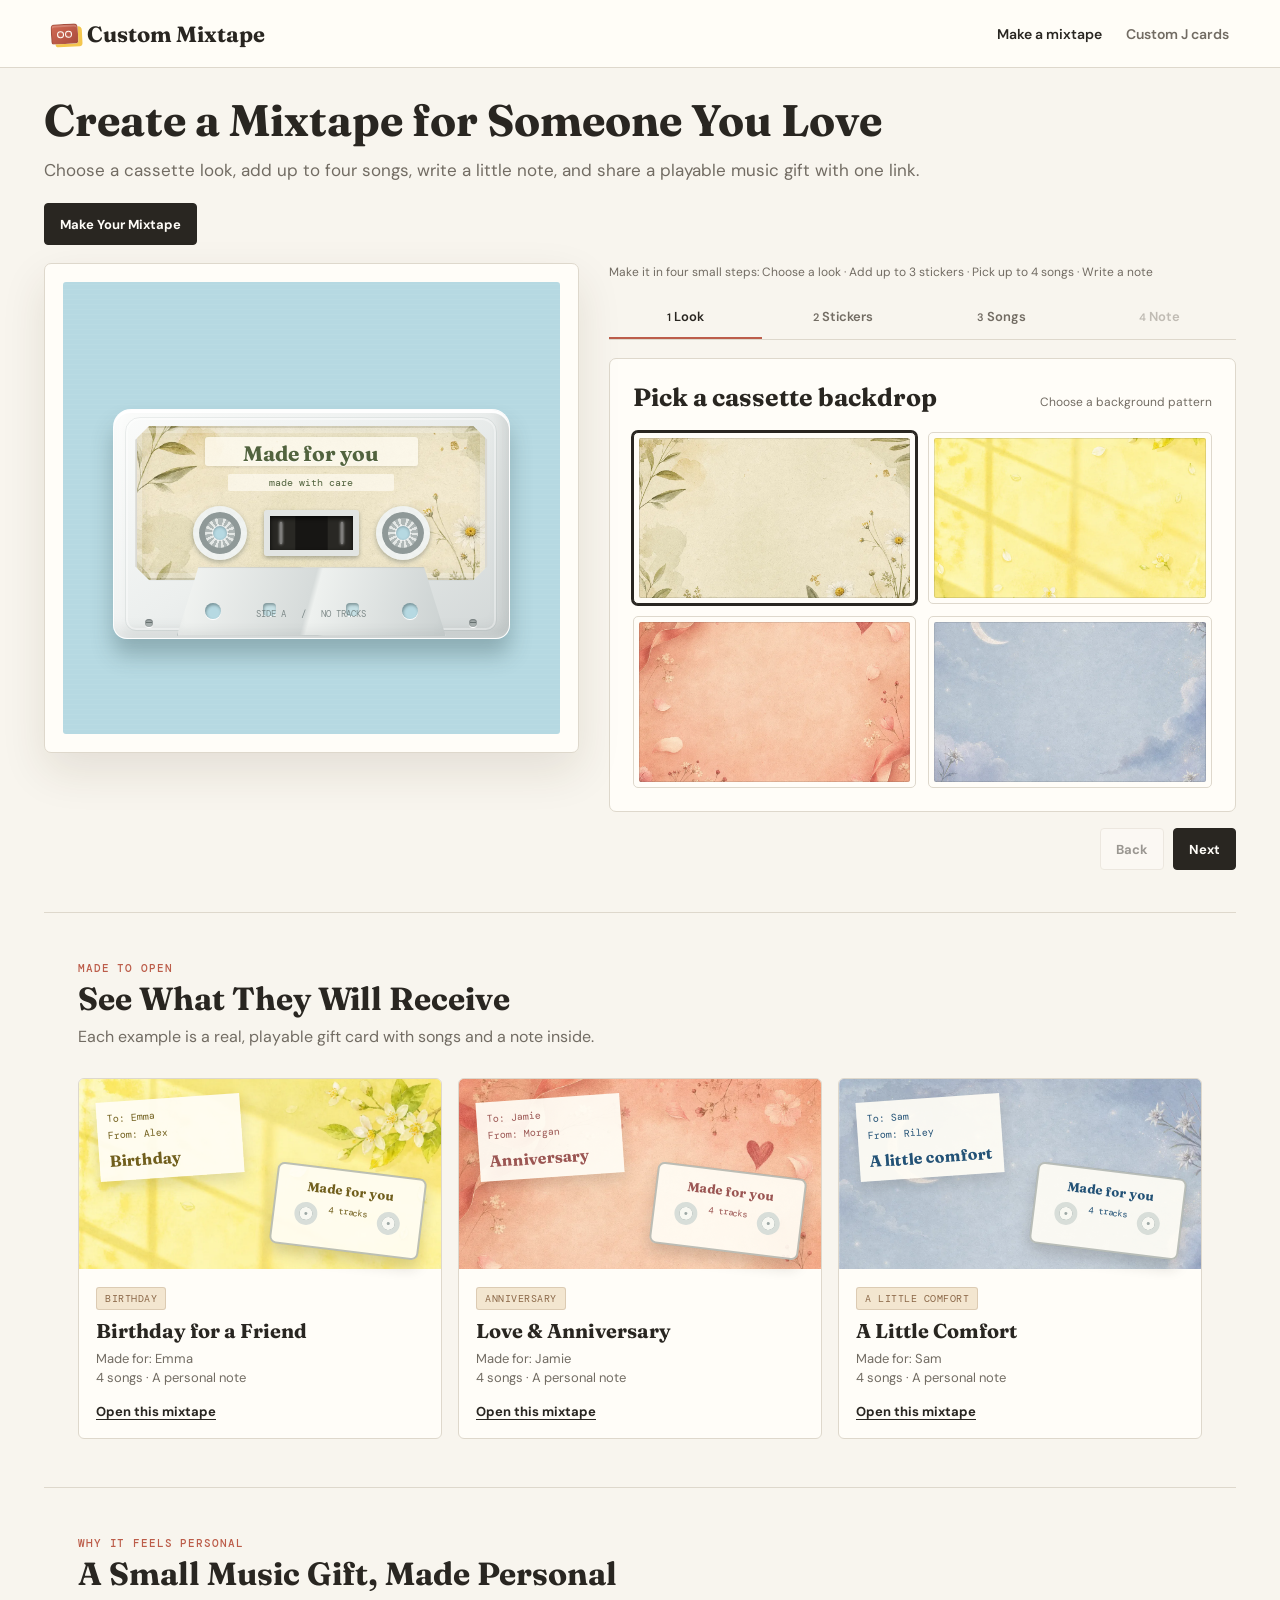
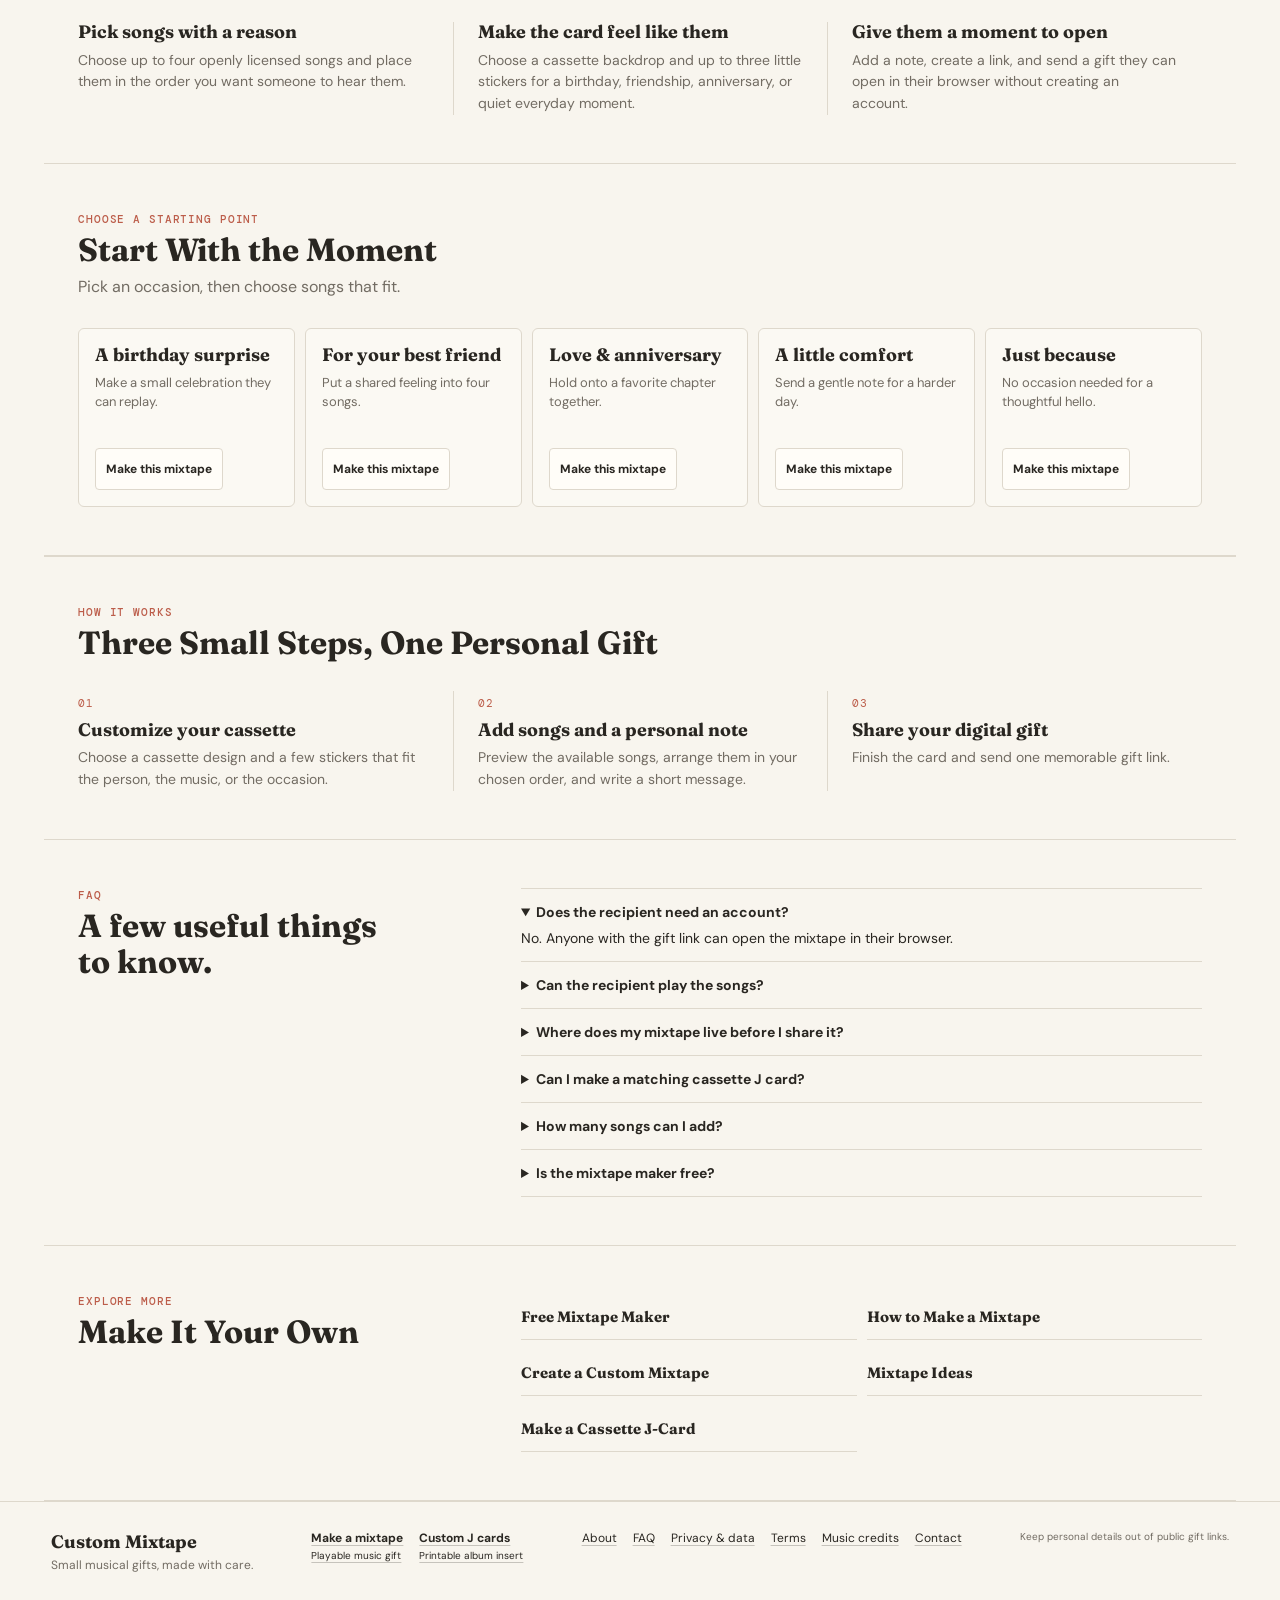
<file: index.html>
<!doctype html>
<html lang="en">
  <head>
    <meta charset="UTF-8" />
    <meta name="viewport" content="width=device-width, initial-scale=1.0" />
    <meta name="description" content="Create a free personalized mixtape with up to four songs, a retro cassette card, and a personal note. Share it with one link - no account needed." />
    <meta name="theme-color" content="#f8f5ed" />
    <link rel="canonical" href="https://www.custommixtape.com/" />
    <link rel="icon" href="./assets/tape-note-favicon.svg" type="image/svg+xml" />
    <link rel="preload" as="image" href="./assets/gift-meadow-linen-v2.webp" fetchpriority="high" />
    <meta property="og:type" content="website" />
    <meta property="og:url" content="https://www.custommixtape.com/" />
    <meta property="og:title" content="Mixtape for You | Custom Mixtape" />
    <meta property="og:description" content="Create a free personalized mixtape with up to four songs, a retro cassette card, and a personal note. Share it with one link - no account needed." />
    <meta property="og:image" content="https://www.custommixtape.com/assets/tape-note-social-preview-og.png" />
    <meta property="og:image:width" content="1200" />
    <meta property="og:image:height" content="630" />
    <meta name="twitter:card" content="summary_large_image" />
    <meta name="twitter:title" content="Mixtape for You | Custom Mixtape" />
    <meta name="twitter:description" content="Create a free personalized mixtape with up to four songs, a retro cassette card, and a personal note. Share it with one link - no account needed." />
    <meta name="twitter:image" content="https://www.custommixtape.com/assets/tape-note-social-preview-og.png" />
    <title>Mixtape for You: Free Custom Cassette Card Maker</title>
    <link rel="preconnect" href="https://fonts.googleapis.com" />
    <link rel="preconnect" href="https://fonts.gstatic.com" crossorigin />
    <link href="https://fonts.googleapis.com/css2?family=DM+Mono:wght@400;500&family=DM+Sans:wght@400;500;600;700&family=Fraunces:opsz,wght@9..144,600;9..144,700&display=swap" rel="stylesheet" />
    <link rel="stylesheet" href="./styles.css" />
  </head>
  <body>
    <main id="app">
      <section class="seo-fallback" aria-label="Custom Mixtape mixtape maker">
        <h1>Create a Mixtape for Someone You Love</h1>
        <p>Choose a cassette look, add up to four songs, write a little note, and share a playable music gift with one link.</p>
        <section aria-labelledby="seo-result-heading"><h2 id="seo-result-heading">A music gift they can open</h2><p>Each finished card includes a personal note, a cassette-style design and selected songs that the recipient can open and play in a browser without an account.</p></section>
        <section aria-labelledby="seo-value-heading"><h2 id="seo-value-heading">A Small Music Gift, Made Personal</h2><ol><li><strong>Pick songs with a reason.</strong> Choose up to four openly licensed songs and place them in the order you want someone to hear them.</li><li><strong>Make the card feel like them.</strong> Choose a cassette backdrop and up to three little stickers for a birthday, friendship, anniversary or quiet everyday moment.</li><li><strong>Give them a moment to open.</strong> Add a note, create a link and send a gift they can open in their browser without creating an account.</li></ol></section>
        <section aria-labelledby="seo-scenes-heading"><h2 id="seo-scenes-heading">Start With the Moment</h2><p>Make a birthday surprise, a gift for a best friend, a love or anniversary card, a little comfort, or something just because.</p></section>
        <section aria-labelledby="seo-howto-heading"><h2 id="seo-howto-heading">How It Works</h2><ol><li><strong>Customize your cassette.</strong> Choose a cassette design and a few stickers that fit the person, the music or the occasion.</li><li><strong>Add songs and a personal note.</strong> Preview songs, arrange them in order and write a short message.</li><li><strong>Share your digital gift.</strong> Finish the card and send one memorable gift link.</li></ol></section>
        <section aria-labelledby="seo-faq-heading">
          <h2 id="seo-faq-heading">A Few Useful Things to Know</h2>
          <h3>Does the recipient need an account?</h3>
          <p>No. Anyone with the gift link can open your mixtape for you in a browser.</p>
          <h3>Can the recipient play the songs?</h3>
          <p>Yes. The shared gift keeps the selected openly licensed songs and their order.</p>
          <h3>Where does my mixtape live before I share it?</h3>
          <p>Your mixtape stays in this browser while you make it. The gift link carries the card settings when you are ready to share.</p>
          <h3>Can I make a matching cassette J card?</h3>
          <p>Yes. Use <a href="custom-j-cards">Custom J cards</a> to create a printable cassette insert with an album title, dedication, and track list.</p>
          <h3>How many songs can I add?</h3>
          <p>You can choose up to four songs and arrange them in the order you want them played.</p>
          <h3>Is the mixtape maker free?</h3>
          <p>Yes. You can create and share a mixtape for free.</p>
        </section>
        <nav aria-label="Explore more"><h2>Make It Your Own</h2><ul><li><a href="mixtape-maker">Free Mixtape Maker</a></li><li><a href="make-a-mixtape">How to Make a Mixtape</a></li><li><a href="custom-mixtape">Create a Custom Mixtape</a></li><li><a href="mixtape-ideas">Mixtape Ideas</a></li><li><a href="custom-j-cards">Make a Cassette J-Card</a></li></ul></nav>
      </section>
    </main>
    <script src="./app.js"></script>
    <script type="application/ld+json">
      {
        "@context": "https://schema.org",
        "@graph": [
          {
            "@type": "WebApplication",
            "name": "Custom Mixtape",
            "applicationCategory": "MultimediaApplication",
            "operatingSystem": "Web",
            "description": "Create a free personalized mixtape with up to four songs, a retro cassette card, and a personal note. Share it with one link - no account needed.",
            "url": "https://www.custommixtape.com/"
          },
          {
            "@type": "HowTo",
            "name": "How to make a personalized digital mixtape",
            "description": "Create and share a free personalized mixtape in three simple steps.",
            "totalTime": "PT5M",
            "step": [
              {
                "@type": "HowToStep",
                "name": "Customize your cassette",
                "text": "Choose a cassette design and a few stickers that fit the person, the music, or the occasion."
              },
              {
                "@type": "HowToStep",
                "name": "Add songs and a personal note",
                "text": "Use the mixtape maker to preview songs, arrange them in the order you want them heard, and write a short message."
              },
              {
                "@type": "HowToStep",
                "name": "Share your digital gift",
                "text": "Finish the card and send one memorable gift link."
              }
            ]
          },
          {
            "@type": "FAQPage",
            "mainEntity": [
              {
                "@type": "Question",
                "name": "Does the recipient need an account?",
                "acceptedAnswer": {
                  "@type": "Answer",
                  "text": "No. Anyone with the gift link can open your mixtape for you in a browser."
                }
              },
              {
                "@type": "Question",
                "name": "Can the recipient play the songs?",
                "acceptedAnswer": {
                  "@type": "Answer",
                  "text": "Yes. The shared gift keeps the selected openly licensed songs and their order. Playback starts only after the recipient chooses to press play."
                }
              },
              {
                "@type": "Question",
                "name": "Where does my mixtape live before I share it?",
                "acceptedAnswer": {
                  "@type": "Answer",
                  "text": "Your mixtape stays in this browser while you make it. The gift link carries the card settings when you are ready to share."
                }
              },
              {
                "@type": "Question",
                "name": "Can I make a matching cassette J card?",
                "acceptedAnswer": {
                  "@type": "Answer",
                  "text": "Yes. Use Custom J cards to create a printable cassette insert with an album title, dedication, and track list."
                }
              },
              {
                "@type": "Question",
                "name": "How many songs can I add?",
                "acceptedAnswer": {
                  "@type": "Answer",
                  "text": "You can choose up to four songs and arrange them in the order you want them played."
                }
              },
              {
                "@type": "Question",
                "name": "Is the mixtape maker free?",
                "acceptedAnswer": {
                  "@type": "Answer",
                  "text": "Yes. You can create and share a mixtape for free."
                }
              }
            ]
          }
        ]
      }
    </script>
  </body>
</html>
</file>
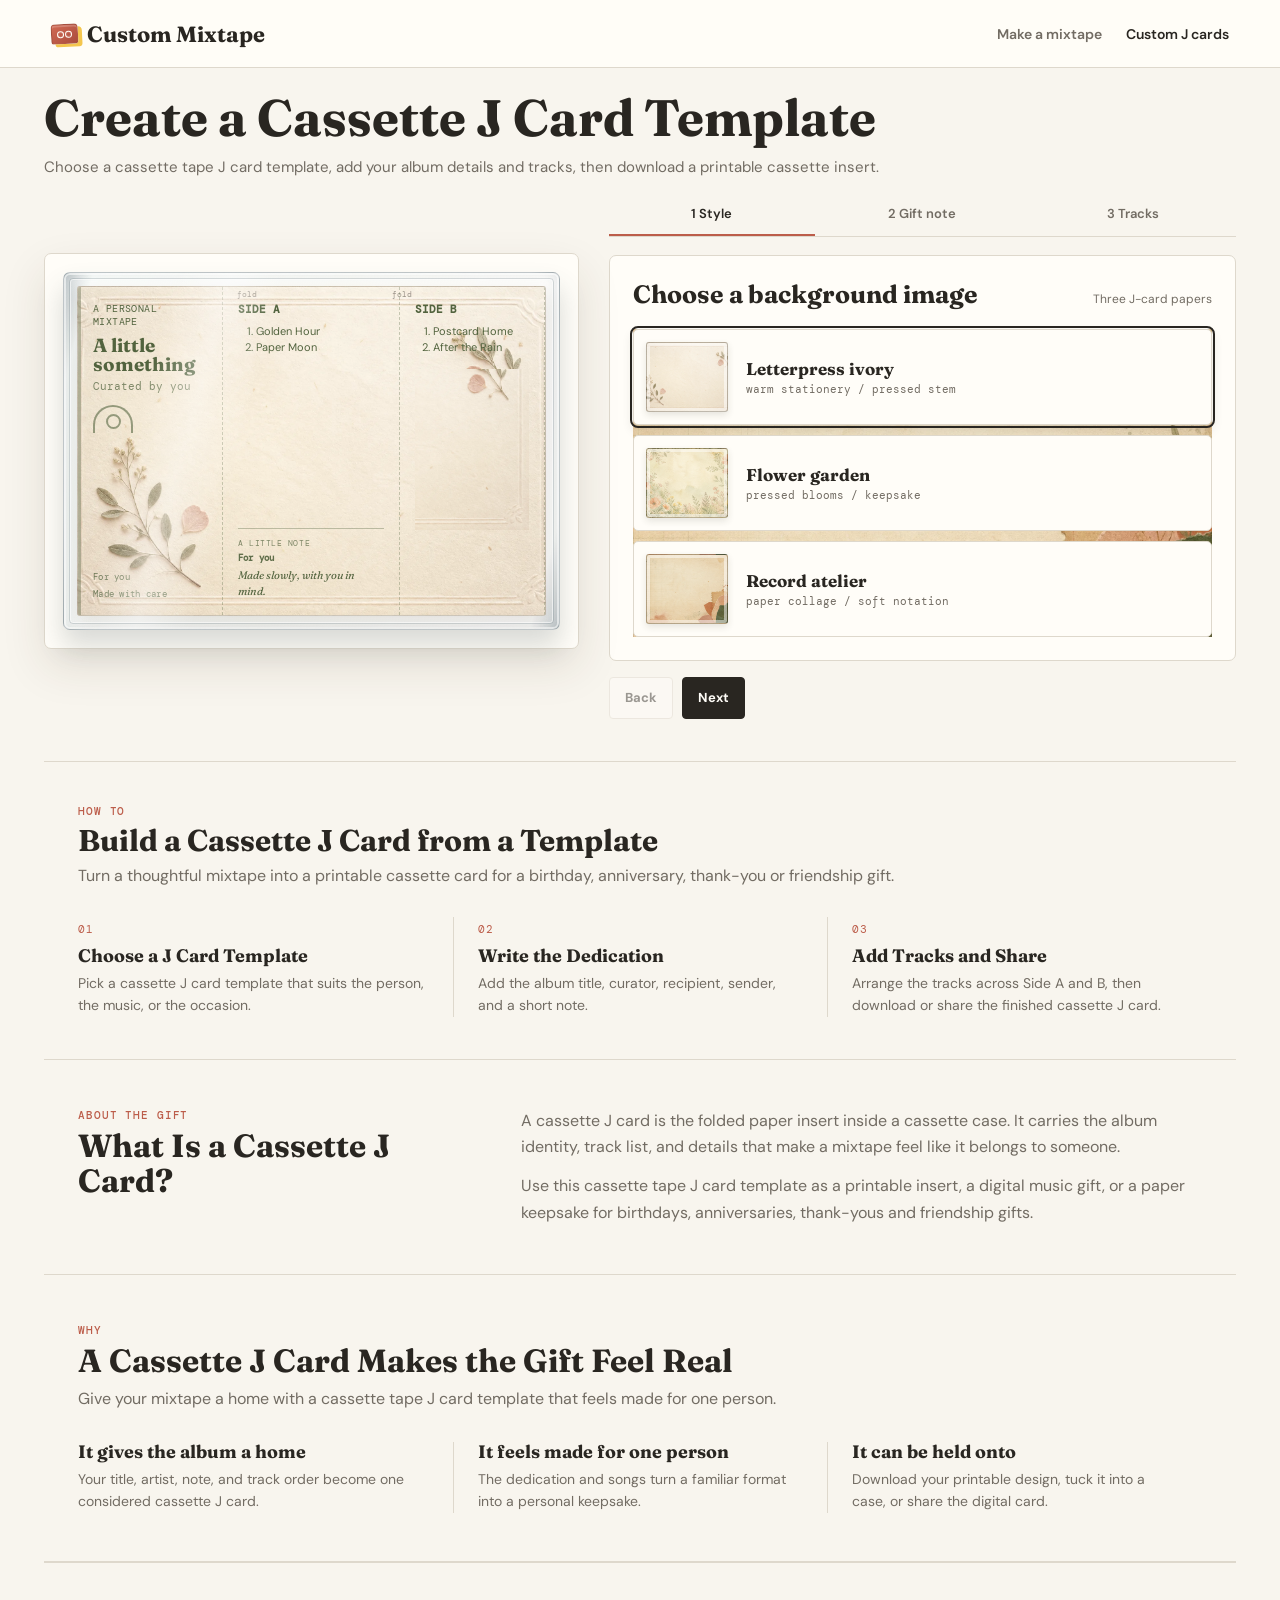
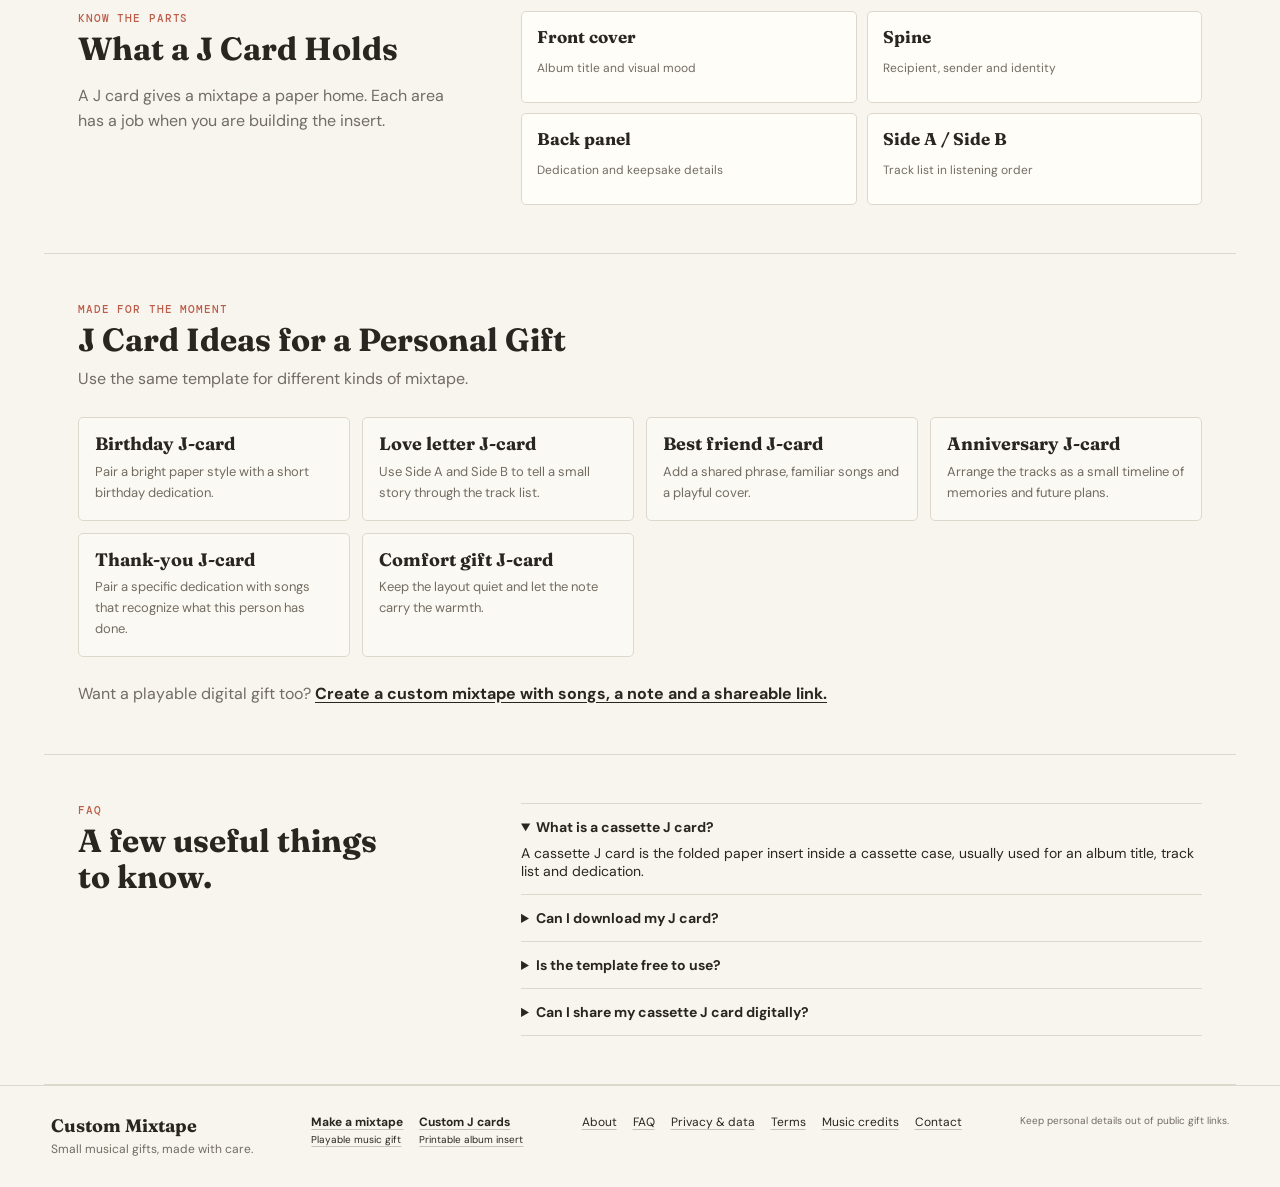
<file: custom-j-cards/index.html>
<!doctype html>
<html lang="en">
  <head>
    <meta charset="UTF-8" />
    <meta name="viewport" content="width=device-width, initial-scale=1.0" />
    <meta name="description" content="Create a custom cassette J card template for any mixtape. Choose a cassette tape J card template, add album details, and download a printable design." />
    <meta name="theme-color" content="#f8f5ed" />
    <link rel="canonical" href="https://www.custommixtape.com/custom-j-cards" />
    <link rel="icon" href="../assets/tape-note-favicon.svg" type="image/svg+xml" />
    <meta property="og:type" content="website" />
    <meta property="og:url" content="https://www.custommixtape.com/custom-j-cards" />
    <meta property="og:title" content="J Card Template | Custom Cassette Tape J Card Template" />
    <meta property="og:description" content="Create a custom cassette J card template for any mixtape. Choose a cassette tape J card template, add album details, and download a printable design." />
    <meta property="og:image" content="https://www.custommixtape.com/assets/tape-note-social-preview-og.png" />
    <meta property="og:image:width" content="1200" />
    <meta property="og:image:height" content="630" />
    <meta name="twitter:card" content="summary_large_image" />
    <meta name="twitter:title" content="J Card Template | Custom Cassette Tape J Card Template" />
    <meta name="twitter:description" content="Create a custom cassette J card template for any mixtape. Choose a cassette tape J card template, add album details, and download a printable design." />
    <meta name="twitter:image" content="https://www.custommixtape.com/assets/tape-note-social-preview-og.png" />
    <title>J Card Template | Custom Cassette Tape J Card Template</title>
    <link rel="preconnect" href="https://fonts.googleapis.com" />
    <link rel="preconnect" href="https://fonts.gstatic.com" crossorigin />
    <link href="https://fonts.googleapis.com/css2?family=DM+Mono:wght@400;500&family=DM+Sans:wght@400;500;600;700&family=Fraunces:opsz,wght@9..144,600;9..144,700&display=swap" rel="stylesheet" />
    <link rel="stylesheet" href="../styles.css" />
  </head>
  <body>
    <main id="app">
      <section class="seo-fallback" aria-label="Custom J card template maker">
        <h1>Create a Cassette J Card Template</h1>
        <p>Choose a cassette tape J card template, add your album details and tracks, then download a printable cassette insert.</p>
        <section aria-labelledby="seo-jcard-howto-heading">
          <h2 id="seo-jcard-howto-heading">Build a Cassette J Card from a Template</h2>
          <p>Turn a thoughtful mixtape into a printable cassette card for a birthday, anniversary, thank-you or friendship gift.</p>
          <ol>
            <li><strong>Choose a J Card Template.</strong> Pick a cassette J card template that suits the person, the music, or the occasion.</li>
            <li><strong>Write the Dedication.</strong> Add the album title, curator, recipient, sender, and a short note.</li>
            <li><strong>Add Tracks and Share.</strong> Arrange the tracks across Side A and B, then download or share the finished cassette J card.</li>
          </ol>
        </section>
        <section aria-labelledby="seo-jcard-why-heading">
          <h2 id="seo-jcard-why-heading">A Cassette J Card Makes the Gift Feel Real</h2>
          <p>Give your mixtape a home with a cassette tape J card template that feels made for one person.</p>
        </section>
        <section aria-labelledby="seo-jcard-about-heading">
          <h2 id="seo-jcard-about-heading">What Is a Cassette J Card?</h2>
          <p>A cassette J card is the folded paper insert inside a cassette case. It carries the album identity, track list, and details that make a mixtape feel like it belongs to someone.</p>
          <p>Use this cassette tape J card template as a printable insert, a digital music gift, or a paper keepsake for birthdays, anniversaries, thank-yous and friendship gifts.</p>
        </section>
        <section aria-labelledby="seo-jcard-parts-heading">
          <h2 id="seo-jcard-parts-heading">What a J Card Holds</h2>
          <p>Front cover: album title and visual mood. Spine: recipient, sender and album identity. Back panel: dedication and keepsake details. Side A and Side B: the track list in listening order.</p>
        </section>
        <section aria-labelledby="seo-jcard-examples-heading">
          <h2 id="seo-jcard-examples-heading">J Card Ideas for a Personal Gift</h2>
          <p>Make a Birthday J-card, Love letter J-card, Best friend J-card, Anniversary J-card, Thank-you J-card or Comfort gift J-card, then connect it to a playable digital mixtape.</p>
          <p><a href="../">Create a custom mixtape with songs, a note and a shareable link.</a></p>
        </section>
        <section aria-labelledby="seo-jcard-faq-heading">
          <h2 id="seo-jcard-faq-heading">Cassette J Card Template FAQ</h2>
          <h3>What is a cassette J card?</h3>
          <p>It is the folded paper insert inside a cassette case, usually used for an album title, track list and dedication.</p>
          <h3>Can I download my J card?</h3>
          <p>Yes. After adding your album details and tracks, you can download a high-resolution PNG with fold guides.</p>
          <h3>Is the template free to use?</h3>
          <p>Yes. You can create, download and share a personal cassette J card at no cost.</p>
          <h3>Can I share my cassette J card digitally?</h3>
          <p>Yes. The finished card can be shared by link as a small digital gift.</p>
        </section>
      </section>
    </main>
    <script src="../app.js"></script>
    <script type="application/ld+json">
      {
        "@context": "https://schema.org",
        "@type": "WebApplication",
        "name": "Custom Mixtape J Card Template",
        "applicationCategory": "DesignApplication",
        "operatingSystem": "Web",
        "description": "Create a custom cassette J card template for any mixtape. Choose a cassette tape J card template, add album details, and download a printable design.",
        "url": "https://www.custommixtape.com/custom-j-cards"
      }
    </script>
  </body>
</html>
</file>
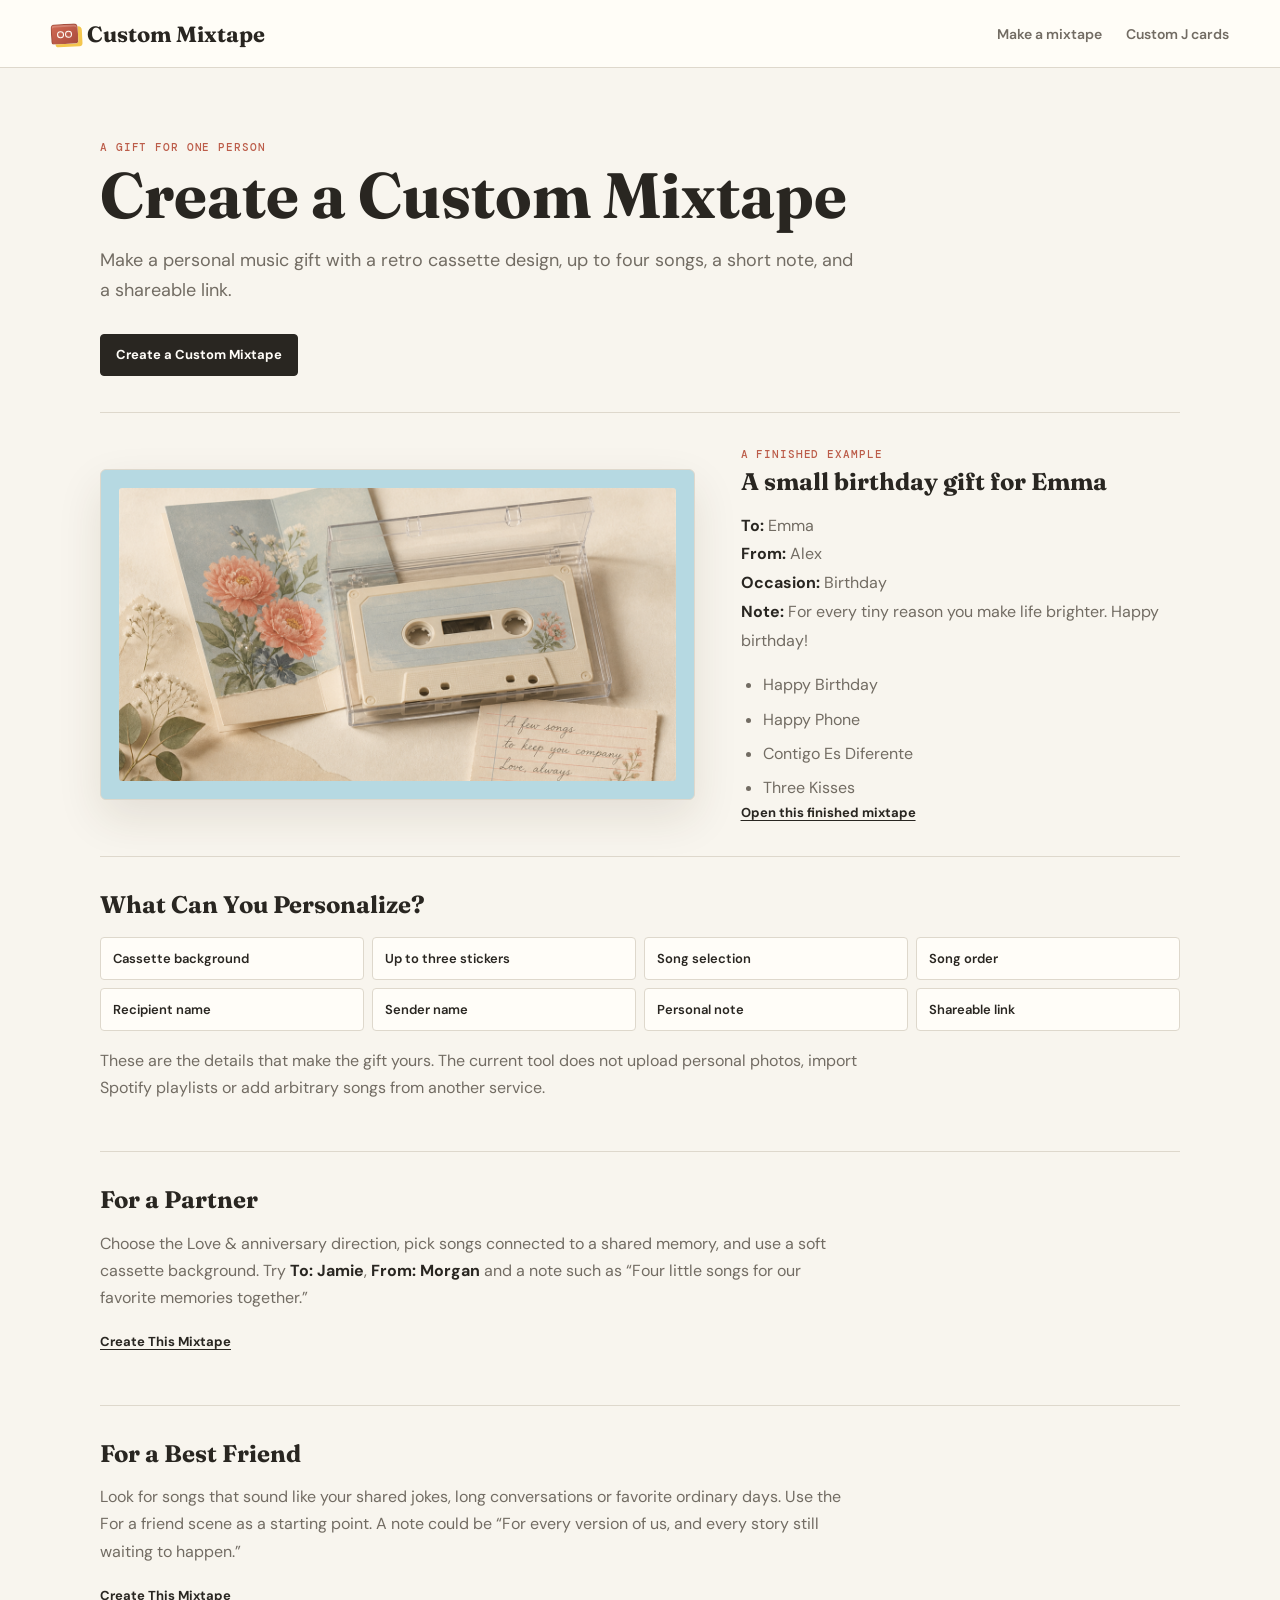
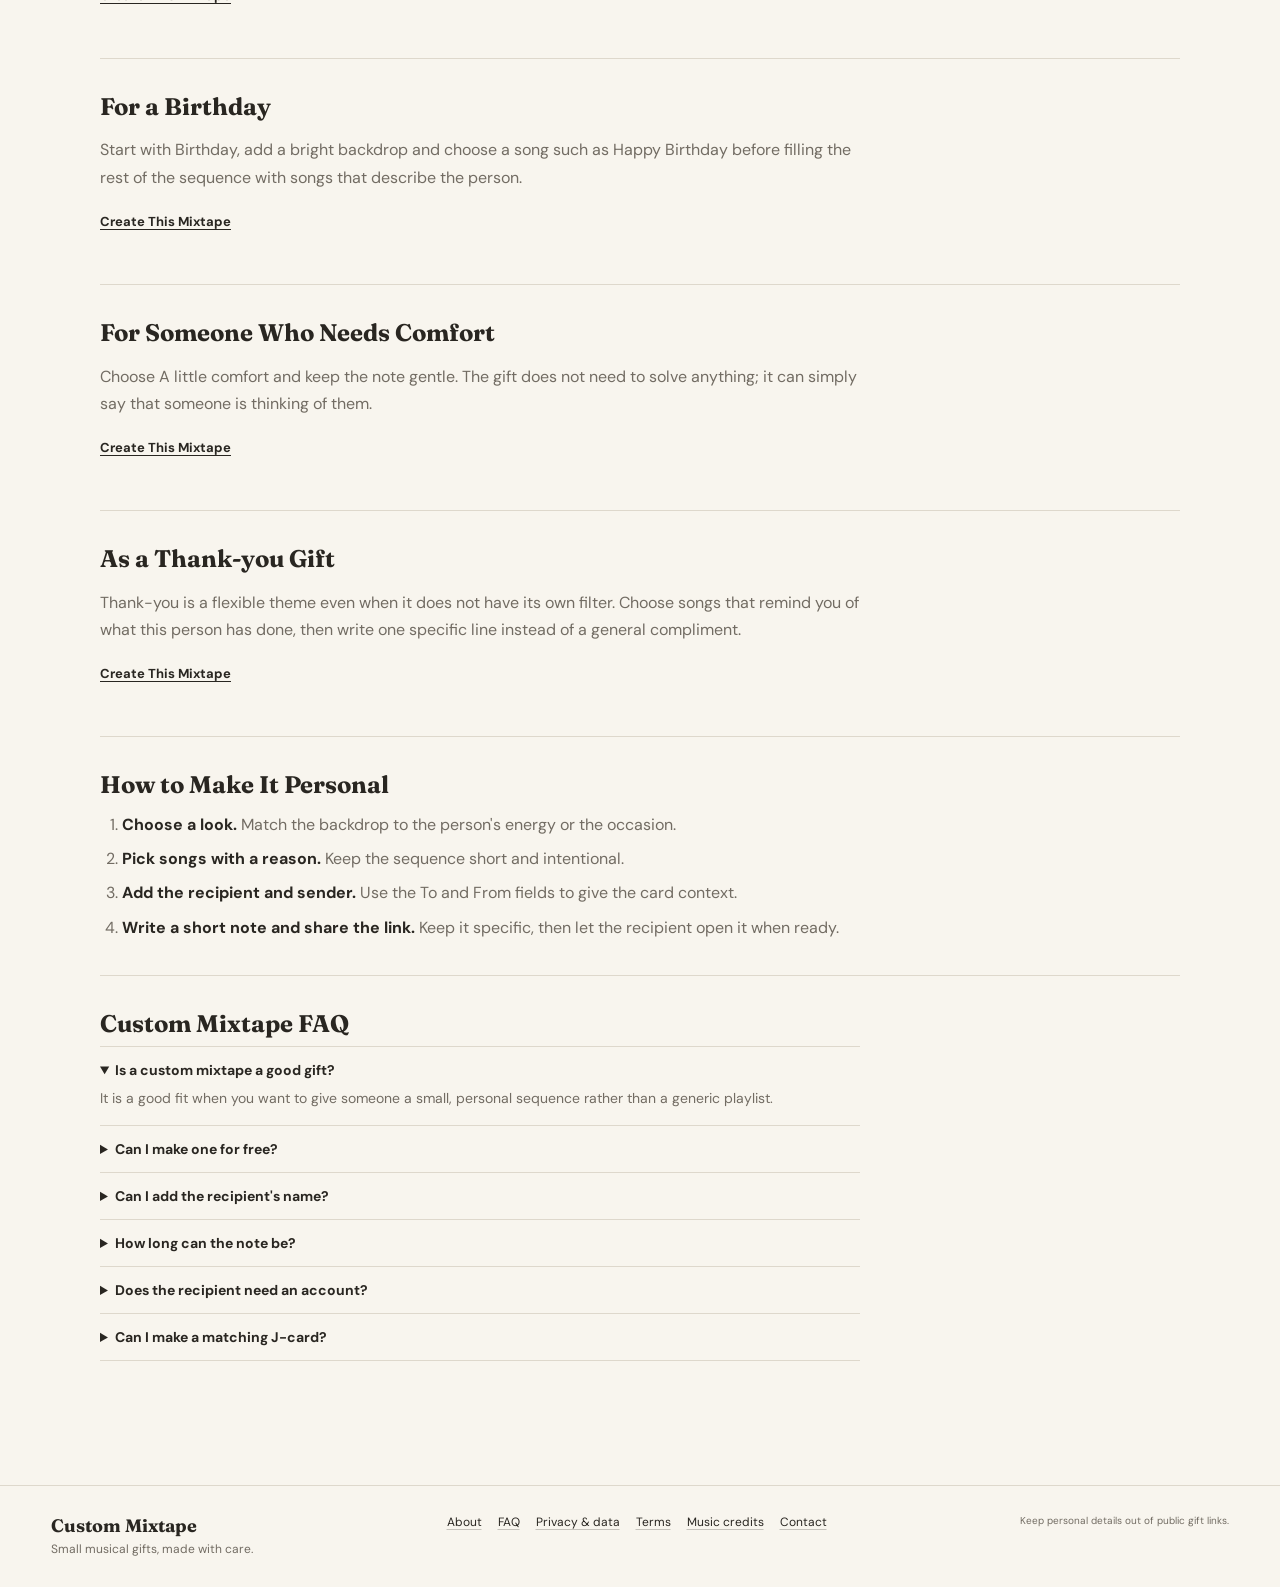
<file: custom-mixtape/index.html>
<!doctype html>
<html lang="en">
  <head>
    <meta charset="UTF-8" />
    <meta name="viewport" content="width=device-width, initial-scale=1.0" />
    <meta name="description" content="Create a custom mixtape gift with a retro cassette design, up to four songs, a personal note and a shareable link for someone special." />
    <meta name="theme-color" content="#f8f5ed" />
    <link rel="canonical" href="https://www.custommixtape.com/custom-mixtape" />
    <link rel="icon" href="../assets/tape-note-favicon.svg" type="image/svg+xml" />
    <title>Create a Custom Mixtape | A Personal Music Gift</title>
    <link rel="preconnect" href="https://fonts.googleapis.com" /><link rel="preconnect" href="https://fonts.gstatic.com" crossorigin />
    <link href="https://fonts.googleapis.com/css2?family=DM+Mono:wght@400;500&family=DM+Sans:wght@400;500;600;700&family=Fraunces:opsz,wght@9..144,600;9..144,700&display=swap" rel="stylesheet" />
    <link rel="stylesheet" href="../styles.css" />
  </head>
  <body>
    <header class="site-header"><a class="brand" href="../"><i class="brand-mark"></i>Custom Mixtape</a><nav class="site-nav"><a href="../mixtape-maker">Make a mixtape</a><a href="../custom-j-cards">Custom J cards</a></nav></header>
    <main class="guide-page custom-gift-page">
      <div class="eyebrow">A gift for one person</div><h1>Create a Custom Mixtape</h1>
      <p class="legal-lead">Make a personal music gift with a retro cassette design, up to four songs, a short note, and a shareable link.</p>
      <p><a class="primary guide-cta" href="../mixtape-maker#mixtape-maker">Create a Custom Mixtape</a></p>
      <section class="gift-case-study" aria-labelledby="case-study-heading"><div class="case-study-art"><img src="../assets/tape-note-social-preview-og.png" alt="A cassette-style music gift with a personal note" loading="lazy" /></div><div><div class="eyebrow">A finished example</div><h2 id="case-study-heading">A small birthday gift for Emma</h2><p><strong>To:</strong> Emma<br /><strong>From:</strong> Alex<br /><strong>Occasion:</strong> Birthday<br /><strong>Note:</strong> For every tiny reason you make life brighter. Happy birthday!</p><ul class="case-study-tracks" aria-label="Songs in Emma's mixtape"><li>Happy Birthday</li><li>Happy Phone</li><li>Contigo Es Diferente</li><li>Three Kisses</li></ul><a class="text-link" href="../#card=[base64]">Open this finished mixtape</a></div></section>
      <section><h2>What Can You Personalize?</h2><div class="feature-list"><span>Cassette background</span><span>Up to three stickers</span><span>Song selection</span><span>Song order</span><span>Recipient name</span><span>Sender name</span><span>Personal note</span><span>Shareable link</span></div><p>These are the details that make the gift yours. The current tool does not upload personal photos, import Spotify playlists or add arbitrary songs from another service.</p></section>
      <section><h2>For a Partner</h2><p>Choose the Love &amp; anniversary direction, pick songs connected to a shared memory, and use a soft cassette background. Try <strong>To: Jamie</strong>, <strong>From: Morgan</strong> and a note such as “Four little songs for our favorite memories together.”</p><p><a class="text-link" href="../?scene=Love%20%26%20anniversary#mixtape-maker">Create This Mixtape</a></p></section>
      <section><h2>For a Best Friend</h2><p>Look for songs that sound like your shared jokes, long conversations or favorite ordinary days. Use the For a friend scene as a starting point. A note could be “For every version of us, and every story still waiting to happen.”</p><p><a class="text-link" href="../?scene=For%20a%20friend#mixtape-maker">Create This Mixtape</a></p></section>
      <section><h2>For a Birthday</h2><p>Start with Birthday, add a bright backdrop and choose a song such as Happy Birthday before filling the rest of the sequence with songs that describe the person.</p><p><a class="text-link" href="../?scene=Birthday#mixtape-maker">Create This Mixtape</a></p></section>
      <section><h2>For Someone Who Needs Comfort</h2><p>Choose A little comfort and keep the note gentle. The gift does not need to solve anything; it can simply say that someone is thinking of them.</p><p><a class="text-link" href="../?scene=A%20little%20comfort#mixtape-maker">Create This Mixtape</a></p></section>
      <section><h2>As a Thank-you Gift</h2><p>Thank-you is a flexible theme even when it does not have its own filter. Choose songs that remind you of what this person has done, then write one specific line instead of a general compliment.</p><p><a class="text-link" href="../?scene=All#mixtape-maker">Create This Mixtape</a></p></section>
      <section><h2>How to Make It Personal</h2><ol><li><strong>Choose a look.</strong> Match the backdrop to the person's energy or the occasion.</li><li><strong>Pick songs with a reason.</strong> Keep the sequence short and intentional.</li><li><strong>Add the recipient and sender.</strong> Use the To and From fields to give the card context.</li><li><strong>Write a short note and share the link.</strong> Keep it specific, then let the recipient open it when ready.</li></ol></section>
      <section><h2>Custom Mixtape FAQ</h2><div class="faq"><details open><summary>Is a custom mixtape a good gift?</summary><p>It is a good fit when you want to give someone a small, personal sequence rather than a generic playlist.</p></details><details><summary>Can I make one for free?</summary><p>Yes. You can create and share a personal mixtape at no cost.</p></details><details><summary>Can I add the recipient's name?</summary><p>Yes. The To field supports up to 40 characters.</p></details><details><summary>How long can the note be?</summary><p>The personal note supports up to 140 characters.</p></details><details><summary>Does the recipient need an account?</summary><p>No. The recipient can open the share link in a browser without registering.</p></details><details><summary>Can I make a matching J-card?</summary><p>Yes. Use the <a href="../custom-j-cards">custom J card tool</a> to create a printable cassette insert.</p></details></div></section>
    </main>
    <footer class="site-footer"><div class="site-footer-brand"><strong>Custom Mixtape</strong><span>Small musical gifts, made with care.</span></div><nav aria-label="Footer"><a href="../about">About</a><a href="../faq">FAQ</a><a href="../privacy">Privacy &amp; data</a><a href="../terms">Terms</a><a href="../music-credits">Music credits</a><a href="../contact">Contact</a></nav><small>Keep personal details out of public gift links.</small></footer>
  </body>
</html>
</file>
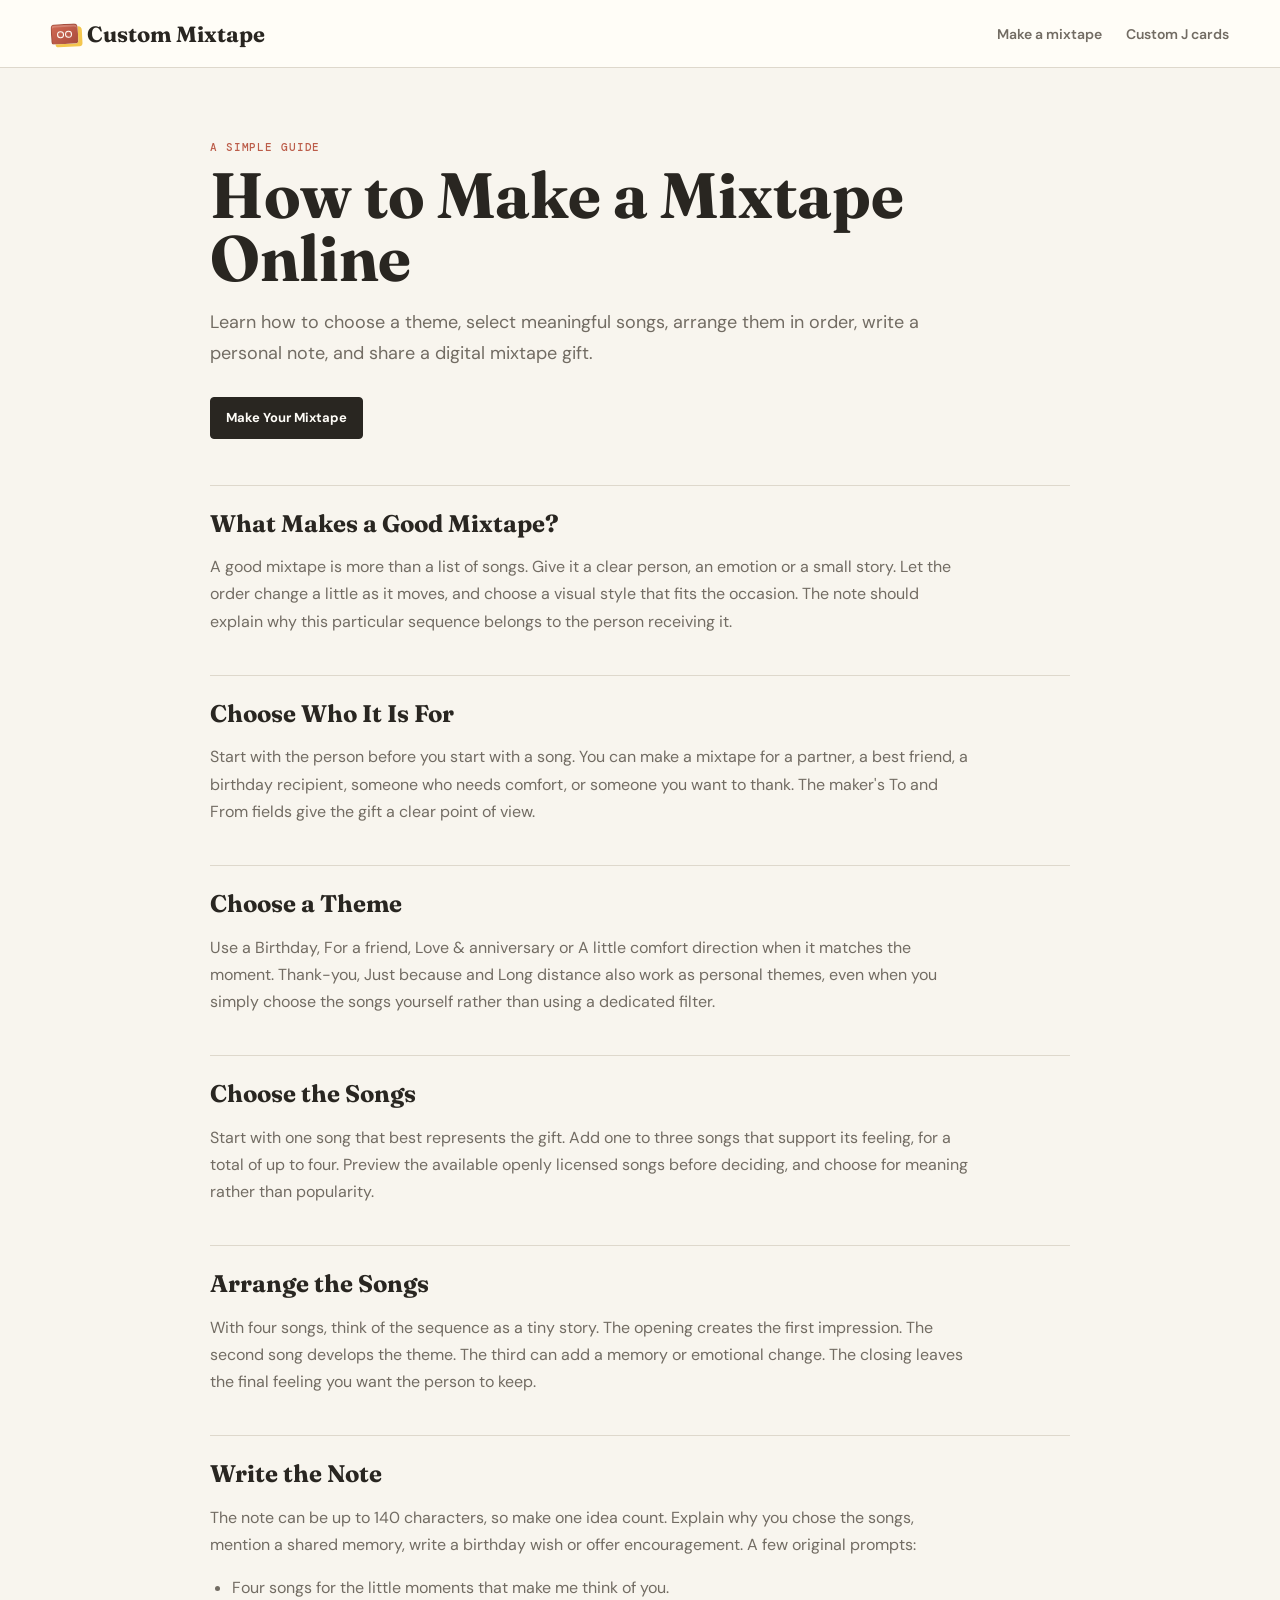
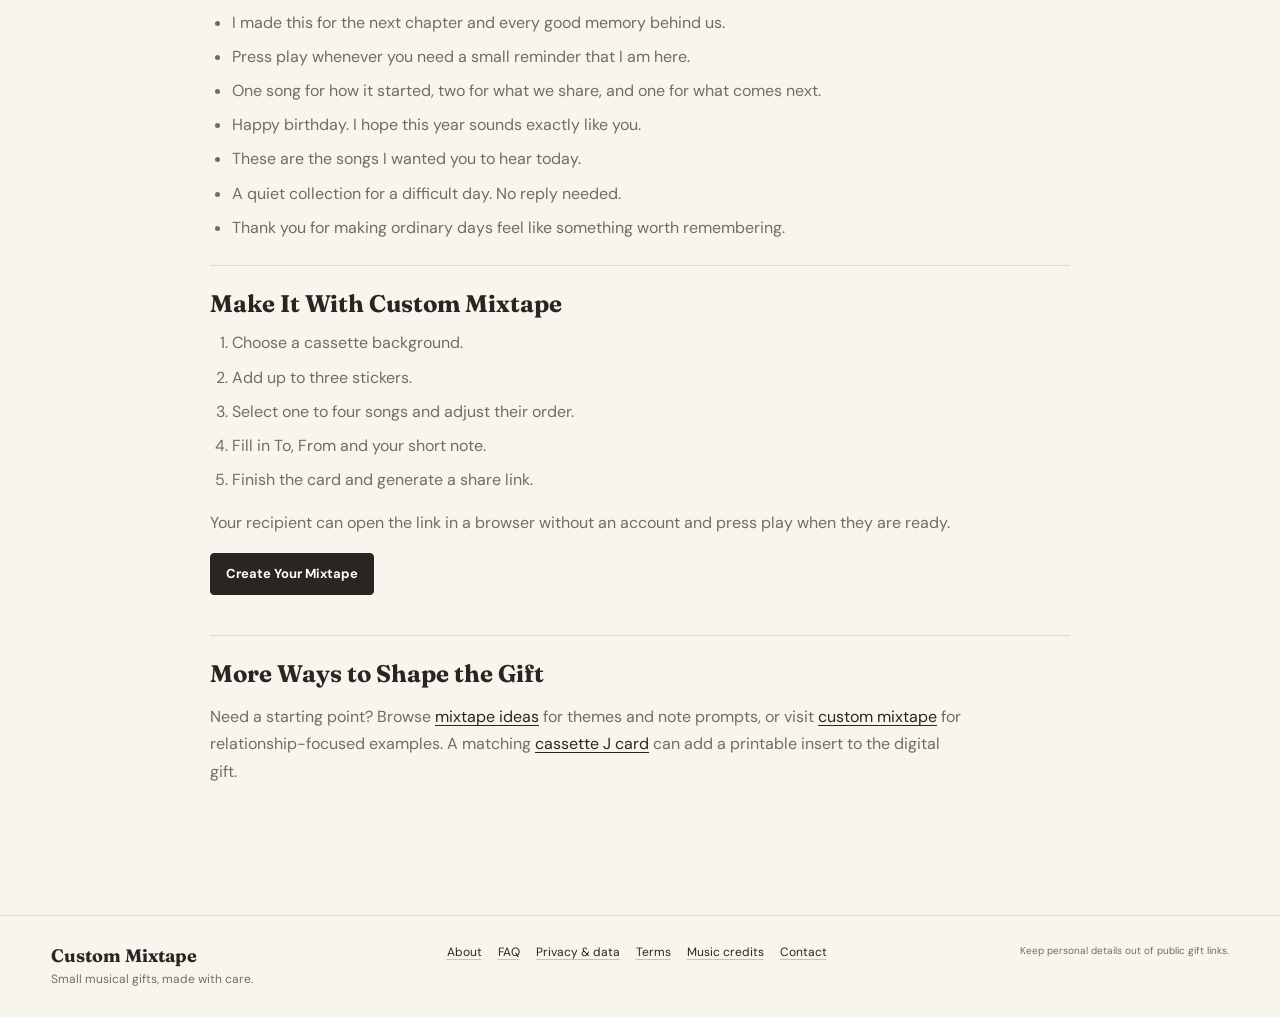
<file: make-a-mixtape/index.html>
<!doctype html>
<html lang="en">
  <head>
    <meta charset="UTF-8" />
    <meta name="viewport" content="width=device-width, initial-scale=1.0" />
    <meta name="description" content="Learn how to make a mixtape online: choose who it is for, pick meaningful songs, arrange four tracks, write a note and share a digital gift." />
    <meta name="theme-color" content="#f8f5ed" />
    <link rel="canonical" href="https://www.custommixtape.com/make-a-mixtape" />
    <link rel="icon" href="../assets/tape-note-favicon.svg" type="image/svg+xml" />
    <title>How to Make a Mixtape | A Simple Digital Gift Guide</title>
    <link rel="preconnect" href="https://fonts.googleapis.com" /><link rel="preconnect" href="https://fonts.gstatic.com" crossorigin />
    <link href="https://fonts.googleapis.com/css2?family=DM+Mono:wght@400;500&family=DM+Sans:wght@400;500;600;700&family=Fraunces:opsz,wght@9..144,600;9..144,700&display=swap" rel="stylesheet" />
    <link rel="stylesheet" href="../styles.css" />
  </head>
  <body>
    <header class="site-header"><a class="brand" href="../"><i class="brand-mark"></i>Custom Mixtape</a><nav class="site-nav"><a href="../mixtape-maker">Make a mixtape</a><a href="../custom-j-cards">Custom J cards</a></nav></header>
    <main class="guide-page tutorial-page">
      <div class="eyebrow">A simple guide</div><h1>How to Make a Mixtape Online</h1>
      <p class="legal-lead">Learn how to choose a theme, select meaningful songs, arrange them in order, write a personal note, and share a digital mixtape gift.</p>
      <p><a class="primary guide-cta" href="../mixtape-maker#mixtape-maker">Make Your Mixtape</a></p>
      <section><h2>What Makes a Good Mixtape?</h2><p>A good mixtape is more than a list of songs. Give it a clear person, an emotion or a small story. Let the order change a little as it moves, and choose a visual style that fits the occasion. The note should explain why this particular sequence belongs to the person receiving it.</p></section>
      <section><h2>Choose Who It Is For</h2><p>Start with the person before you start with a song. You can make a mixtape for a partner, a best friend, a birthday recipient, someone who needs comfort, or someone you want to thank. The maker's To and From fields give the gift a clear point of view.</p></section>
      <section><h2>Choose a Theme</h2><p>Use a Birthday, For a friend, Love &amp; anniversary or A little comfort direction when it matches the moment. Thank-you, Just because and Long distance also work as personal themes, even when you simply choose the songs yourself rather than using a dedicated filter.</p></section>
      <section><h2>Choose the Songs</h2><p>Start with one song that best represents the gift. Add one to three songs that support its feeling, for a total of up to four. Preview the available openly licensed songs before deciding, and choose for meaning rather than popularity.</p></section>
      <section><h2>Arrange the Songs</h2><p>With four songs, think of the sequence as a tiny story. The opening creates the first impression. The second song develops the theme. The third can add a memory or emotional change. The closing leaves the final feeling you want the person to keep.</p></section>
      <section><h2>Write the Note</h2><p>The note can be up to 140 characters, so make one idea count. Explain why you chose the songs, mention a shared memory, write a birthday wish or offer encouragement. A few original prompts:</p><ul><li>Four songs for the little moments that make me think of you.</li><li>I made this for the next chapter and every good memory behind us.</li><li>Press play whenever you need a small reminder that I am here.</li><li>One song for how it started, two for what we share, and one for what comes next.</li><li>Happy birthday. I hope this year sounds exactly like you.</li><li>These are the songs I wanted you to hear today.</li><li>A quiet collection for a difficult day. No reply needed.</li><li>Thank you for making ordinary days feel like something worth remembering.</li></ul></section>
      <section><h2>Make It With Custom Mixtape</h2><ol><li>Choose a cassette background.</li><li>Add up to three stickers.</li><li>Select one to four songs and adjust their order.</li><li>Fill in To, From and your short note.</li><li>Finish the card and generate a share link.</li></ol><p>Your recipient can open the link in a browser without an account and press play when they are ready.</p><p><a class="primary guide-cta" href="../mixtape-maker#mixtape-maker">Create Your Mixtape</a></p></section>
      <section><h2>More Ways to Shape the Gift</h2><p>Need a starting point? Browse <a href="../mixtape-ideas">mixtape ideas</a> for themes and note prompts, or visit <a href="../custom-mixtape">custom mixtape</a> for relationship-focused examples. A matching <a href="../custom-j-cards">cassette J card</a> can add a printable insert to the digital gift.</p></section>
    </main>
    <footer class="site-footer"><div class="site-footer-brand"><strong>Custom Mixtape</strong><span>Small musical gifts, made with care.</span></div><nav aria-label="Footer"><a href="../about">About</a><a href="../faq">FAQ</a><a href="../privacy">Privacy &amp; data</a><a href="../terms">Terms</a><a href="../music-credits">Music credits</a><a href="../contact">Contact</a></nav><small>Keep personal details out of public gift links.</small></footer>
  </body>
</html>
</file>
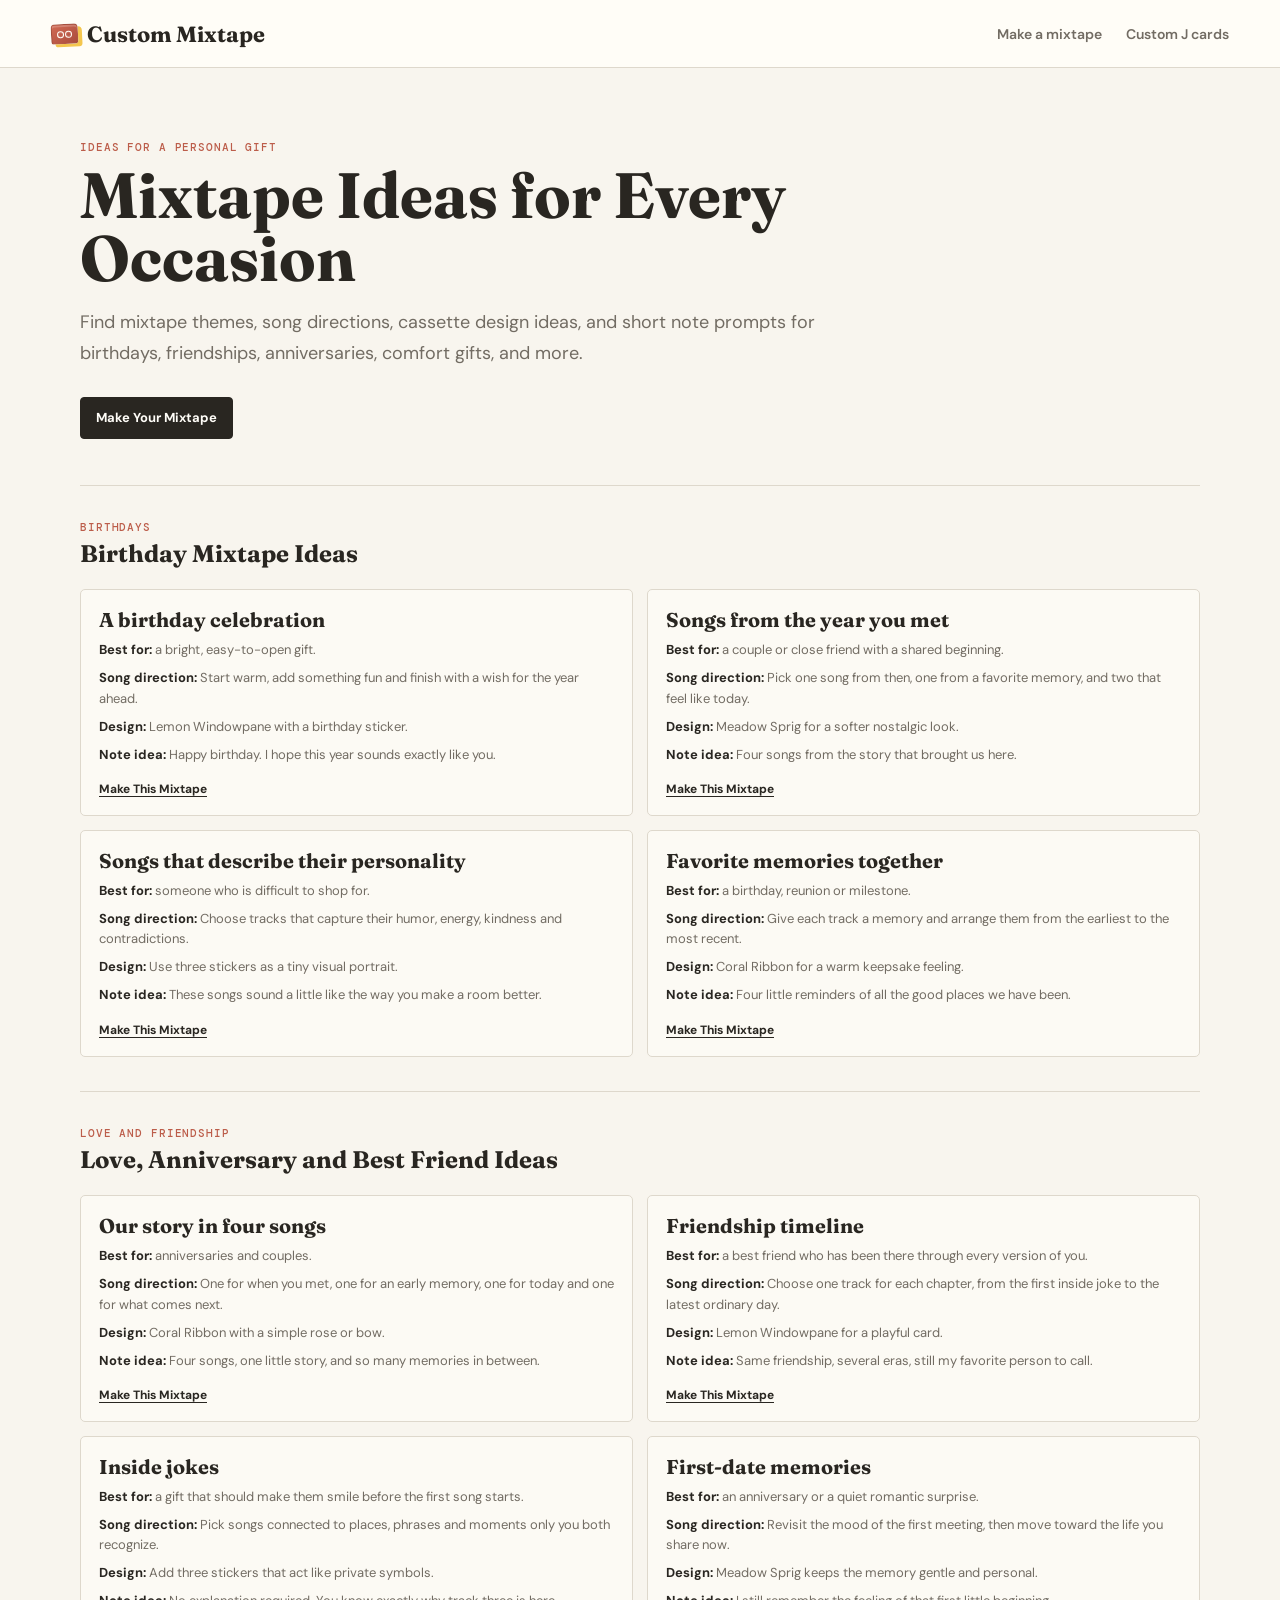
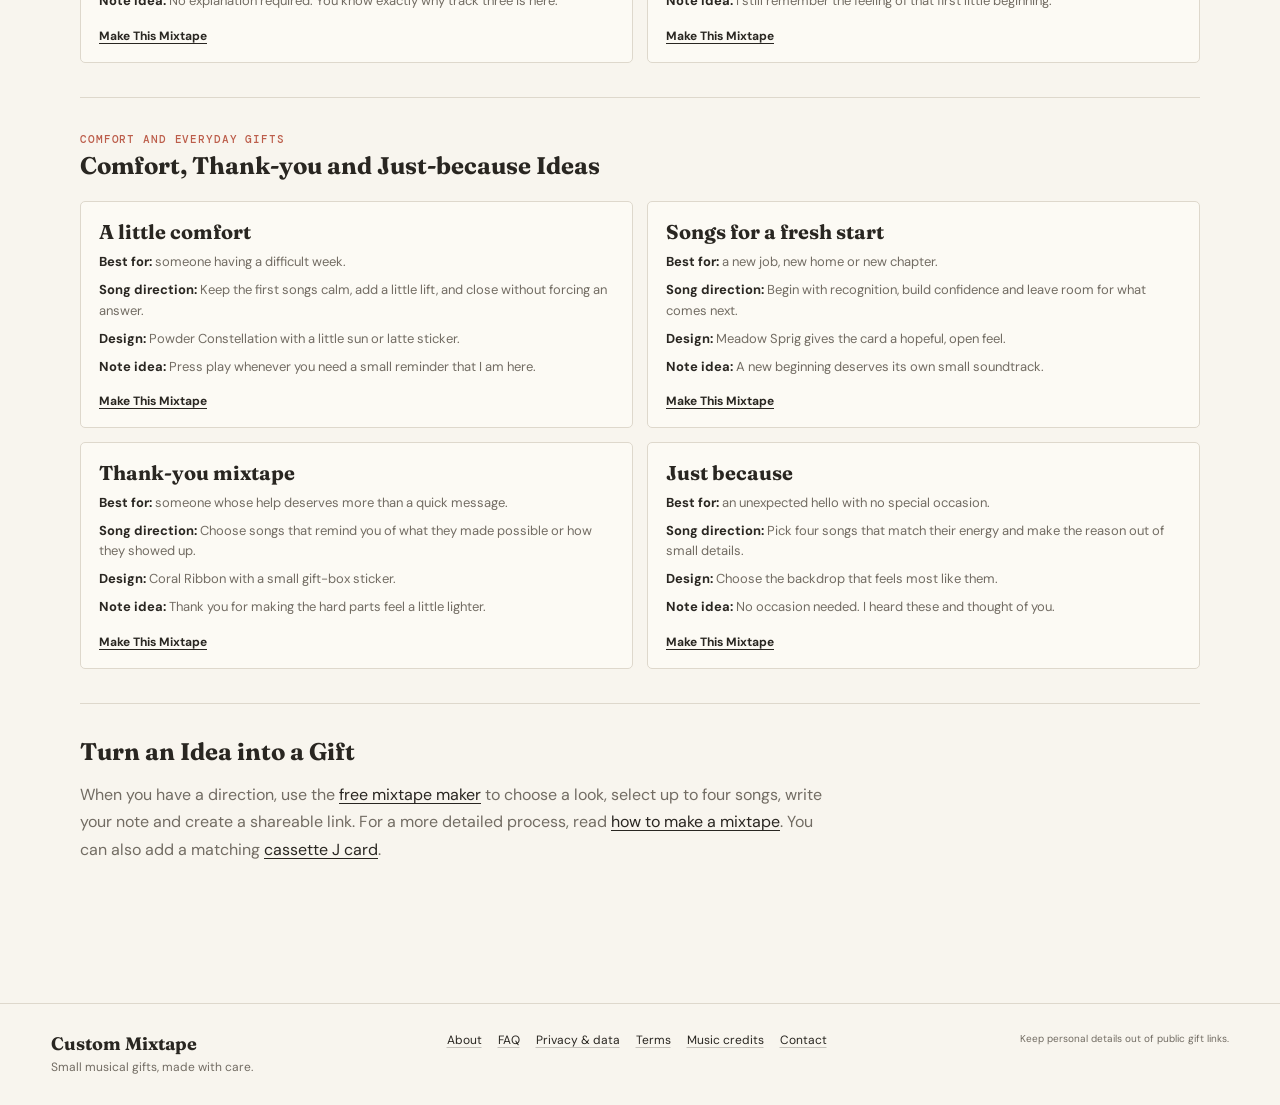
<file: mixtape-ideas/index.html>
<!doctype html>
<html lang="en">
  <head>
    <meta charset="UTF-8" />
    <meta name="viewport" content="width=device-width, initial-scale=1.0" />
    <meta name="description" content="Find mixtape ideas for birthdays, best friends, anniversaries, comfort gifts, thank-yous and just-because moments, with song directions and note prompts." />
    <meta name="theme-color" content="#f8f5ed" />
    <link rel="canonical" href="https://www.custommixtape.com/mixtape-ideas" />
    <link rel="icon" href="../assets/tape-note-favicon.svg" type="image/svg+xml" />
    <title>Mixtape Ideas | Thoughtful Music Gifts for Any Moment</title>
    <link rel="preconnect" href="https://fonts.googleapis.com" /><link rel="preconnect" href="https://fonts.gstatic.com" crossorigin />
    <link href="https://fonts.googleapis.com/css2?family=DM+Mono:wght@400;500&family=DM+Sans:wght@400;500;600;700&family=Fraunces:opsz,wght@9..144,600;9..144,700&display=swap" rel="stylesheet" />
    <link rel="stylesheet" href="../styles.css" />
  </head>
  <body>
    <header class="site-header"><a class="brand" href="../"><i class="brand-mark"></i>Custom Mixtape</a><nav class="site-nav"><a href="../mixtape-maker">Make a mixtape</a><a href="../custom-j-cards">Custom J cards</a></nav></header>
    <main class="guide-page ideas-page">
      <div class="eyebrow">Ideas for a personal gift</div><h1>Mixtape Ideas for Every Occasion</h1>
      <p class="legal-lead">Find mixtape themes, song directions, cassette design ideas, and short note prompts for birthdays, friendships, anniversaries, comfort gifts, and more.</p>
      <p><a class="primary guide-cta" href="../mixtape-maker#mixtape-maker">Make Your Mixtape</a></p>
      <section class="idea-group"><div class="idea-group-heading"><div class="eyebrow">Birthdays</div><h2>Birthday Mixtape Ideas</h2></div><div class="idea-grid">
        <article><h3>A birthday celebration</h3><p><strong>Best for:</strong> a bright, easy-to-open gift.</p><p><strong>Song direction:</strong> Start warm, add something fun and finish with a wish for the year ahead.</p><p><strong>Design:</strong> Lemon Windowpane with a birthday sticker.</p><p><strong>Note idea:</strong> Happy birthday. I hope this year sounds exactly like you.</p><a class="text-link" href="../mixtape-maker#mixtape-maker">Make This Mixtape</a></article>
        <article><h3>Songs from the year you met</h3><p><strong>Best for:</strong> a couple or close friend with a shared beginning.</p><p><strong>Song direction:</strong> Pick one song from then, one from a favorite memory, and two that feel like today.</p><p><strong>Design:</strong> Meadow Sprig for a softer nostalgic look.</p><p><strong>Note idea:</strong> Four songs from the story that brought us here.</p><a class="text-link" href="../mixtape-maker#mixtape-maker">Make This Mixtape</a></article>
        <article><h3>Songs that describe their personality</h3><p><strong>Best for:</strong> someone who is difficult to shop for.</p><p><strong>Song direction:</strong> Choose tracks that capture their humor, energy, kindness and contradictions.</p><p><strong>Design:</strong> Use three stickers as a tiny visual portrait.</p><p><strong>Note idea:</strong> These songs sound a little like the way you make a room better.</p><a class="text-link" href="../mixtape-maker#mixtape-maker">Make This Mixtape</a></article>
        <article><h3>Favorite memories together</h3><p><strong>Best for:</strong> a birthday, reunion or milestone.</p><p><strong>Song direction:</strong> Give each track a memory and arrange them from the earliest to the most recent.</p><p><strong>Design:</strong> Coral Ribbon for a warm keepsake feeling.</p><p><strong>Note idea:</strong> Four little reminders of all the good places we have been.</p><a class="text-link" href="../mixtape-maker#mixtape-maker">Make This Mixtape</a></article>
      </div></section>
      <section class="idea-group"><div class="idea-group-heading"><div class="eyebrow">Love and friendship</div><h2>Love, Anniversary and Best Friend Ideas</h2></div><div class="idea-grid">
        <article><h3>Our story in four songs</h3><p><strong>Best for:</strong> anniversaries and couples.</p><p><strong>Song direction:</strong> One for when you met, one for an early memory, one for today and one for what comes next.</p><p><strong>Design:</strong> Coral Ribbon with a simple rose or bow.</p><p><strong>Note idea:</strong> Four songs, one little story, and so many memories in between.</p><a class="text-link" href="../mixtape-maker#mixtape-maker">Make This Mixtape</a></article>
        <article><h3>Friendship timeline</h3><p><strong>Best for:</strong> a best friend who has been there through every version of you.</p><p><strong>Song direction:</strong> Choose one track for each chapter, from the first inside joke to the latest ordinary day.</p><p><strong>Design:</strong> Lemon Windowpane for a playful card.</p><p><strong>Note idea:</strong> Same friendship, several eras, still my favorite person to call.</p><a class="text-link" href="../mixtape-maker#mixtape-maker">Make This Mixtape</a></article>
        <article><h3>Inside jokes</h3><p><strong>Best for:</strong> a gift that should make them smile before the first song starts.</p><p><strong>Song direction:</strong> Pick songs connected to places, phrases and moments only you both recognize.</p><p><strong>Design:</strong> Add three stickers that act like private symbols.</p><p><strong>Note idea:</strong> No explanation required. You know exactly why track three is here.</p><a class="text-link" href="../mixtape-maker#mixtape-maker">Make This Mixtape</a></article>
        <article><h3>First-date memories</h3><p><strong>Best for:</strong> an anniversary or a quiet romantic surprise.</p><p><strong>Song direction:</strong> Revisit the mood of the first meeting, then move toward the life you share now.</p><p><strong>Design:</strong> Meadow Sprig keeps the memory gentle and personal.</p><p><strong>Note idea:</strong> I still remember the feeling of that first little beginning.</p><a class="text-link" href="../mixtape-maker#mixtape-maker">Make This Mixtape</a></article>
      </div></section>
      <section class="idea-group"><div class="idea-group-heading"><div class="eyebrow">Comfort and everyday gifts</div><h2>Comfort, Thank-you and Just-because Ideas</h2></div><div class="idea-grid">
        <article><h3>A little comfort</h3><p><strong>Best for:</strong> someone having a difficult week.</p><p><strong>Song direction:</strong> Keep the first songs calm, add a little lift, and close without forcing an answer.</p><p><strong>Design:</strong> Powder Constellation with a little sun or latte sticker.</p><p><strong>Note idea:</strong> Press play whenever you need a small reminder that I am here.</p><a class="text-link" href="../mixtape-maker#mixtape-maker">Make This Mixtape</a></article>
        <article><h3>Songs for a fresh start</h3><p><strong>Best for:</strong> a new job, new home or new chapter.</p><p><strong>Song direction:</strong> Begin with recognition, build confidence and leave room for what comes next.</p><p><strong>Design:</strong> Meadow Sprig gives the card a hopeful, open feel.</p><p><strong>Note idea:</strong> A new beginning deserves its own small soundtrack.</p><a class="text-link" href="../mixtape-maker#mixtape-maker">Make This Mixtape</a></article>
        <article><h3>Thank-you mixtape</h3><p><strong>Best for:</strong> someone whose help deserves more than a quick message.</p><p><strong>Song direction:</strong> Choose songs that remind you of what they made possible or how they showed up.</p><p><strong>Design:</strong> Coral Ribbon with a small gift-box sticker.</p><p><strong>Note idea:</strong> Thank you for making the hard parts feel a little lighter.</p><a class="text-link" href="../mixtape-maker#mixtape-maker">Make This Mixtape</a></article>
        <article><h3>Just because</h3><p><strong>Best for:</strong> an unexpected hello with no special occasion.</p><p><strong>Song direction:</strong> Pick four songs that match their energy and make the reason out of small details.</p><p><strong>Design:</strong> Choose the backdrop that feels most like them.</p><p><strong>Note idea:</strong> No occasion needed. I heard these and thought of you.</p><a class="text-link" href="../mixtape-maker#mixtape-maker">Make This Mixtape</a></article>
      </div></section>
      <section><h2>Turn an Idea into a Gift</h2><p>When you have a direction, use the <a href="../mixtape-maker">free mixtape maker</a> to choose a look, select up to four songs, write your note and create a shareable link. For a more detailed process, read <a href="../make-a-mixtape">how to make a mixtape</a>. You can also add a matching <a href="../custom-j-cards">cassette J card</a>.</p></section>
    </main>
    <footer class="site-footer"><div class="site-footer-brand"><strong>Custom Mixtape</strong><span>Small musical gifts, made with care.</span></div><nav aria-label="Footer"><a href="../about">About</a><a href="../faq">FAQ</a><a href="../privacy">Privacy &amp; data</a><a href="../terms">Terms</a><a href="../music-credits">Music credits</a><a href="../contact">Contact</a></nav><small>Keep personal details out of public gift links.</small></footer>
  </body>
</html>
</file>
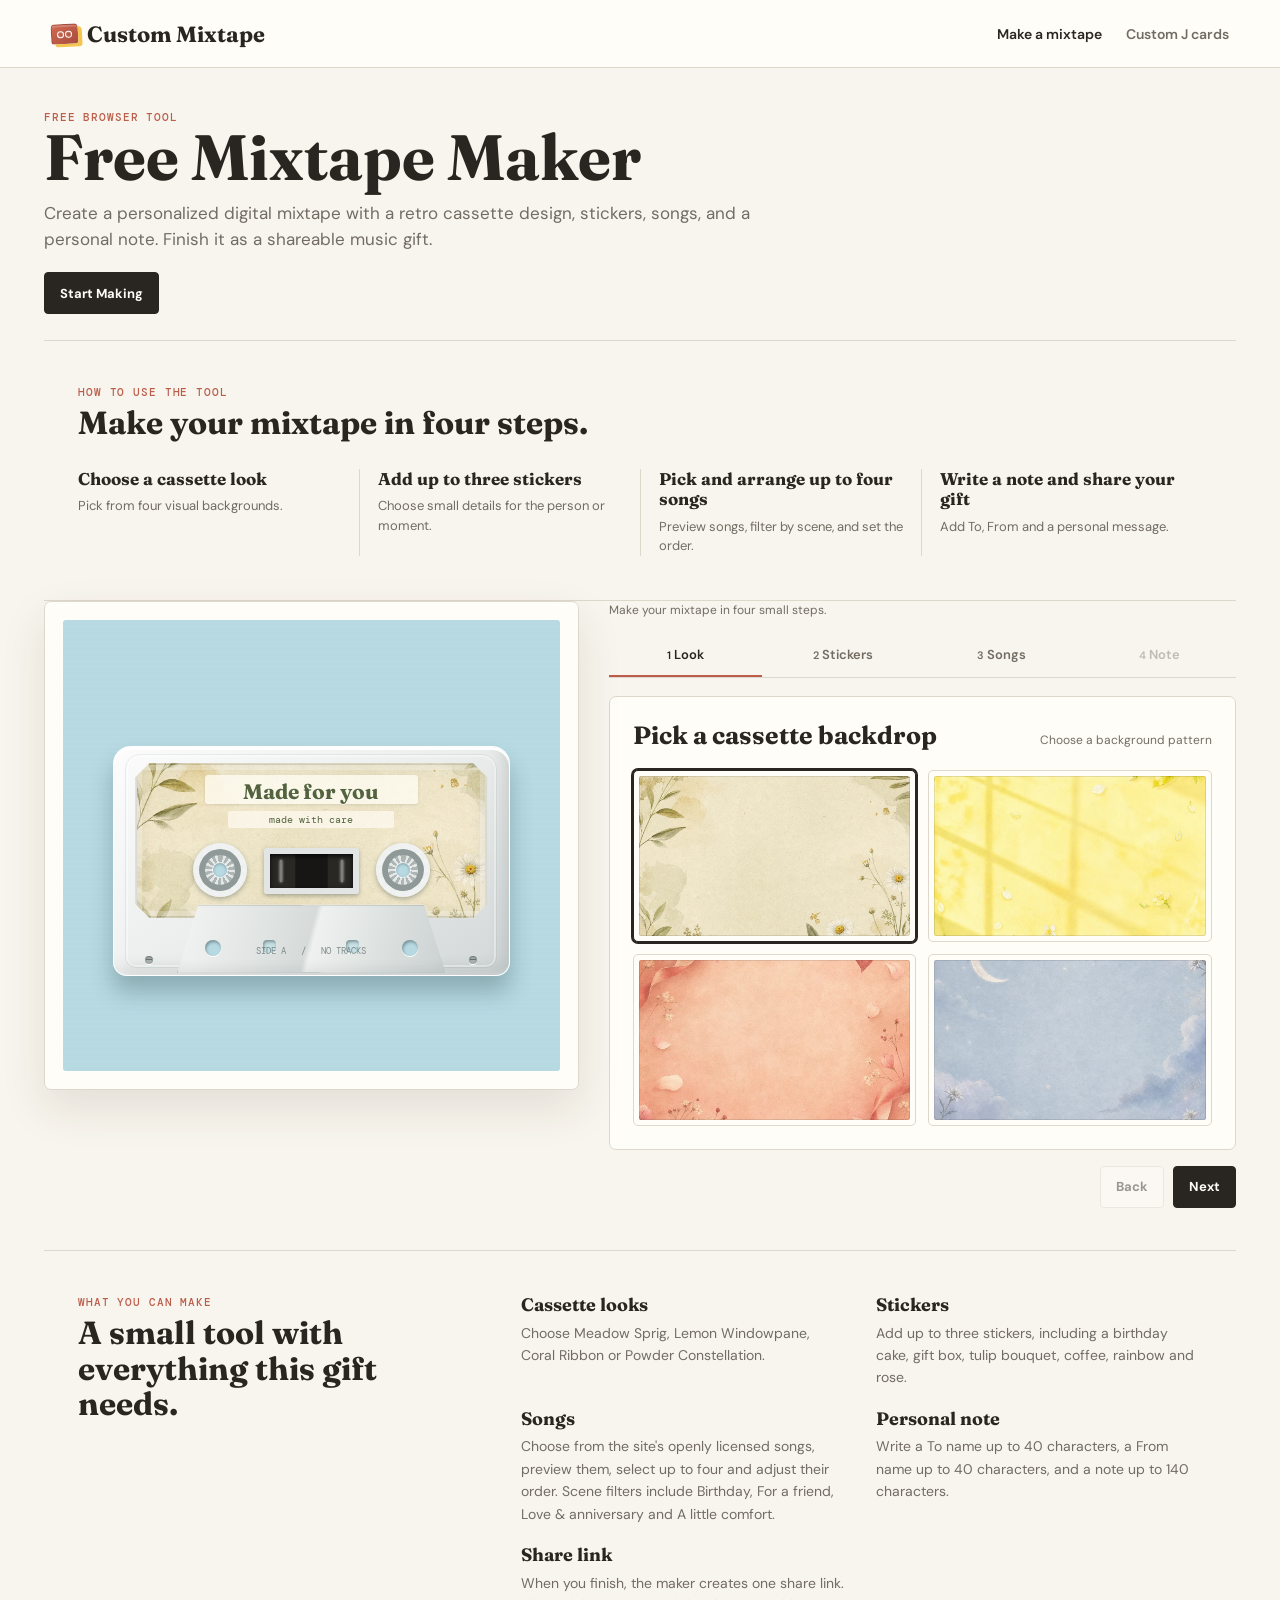
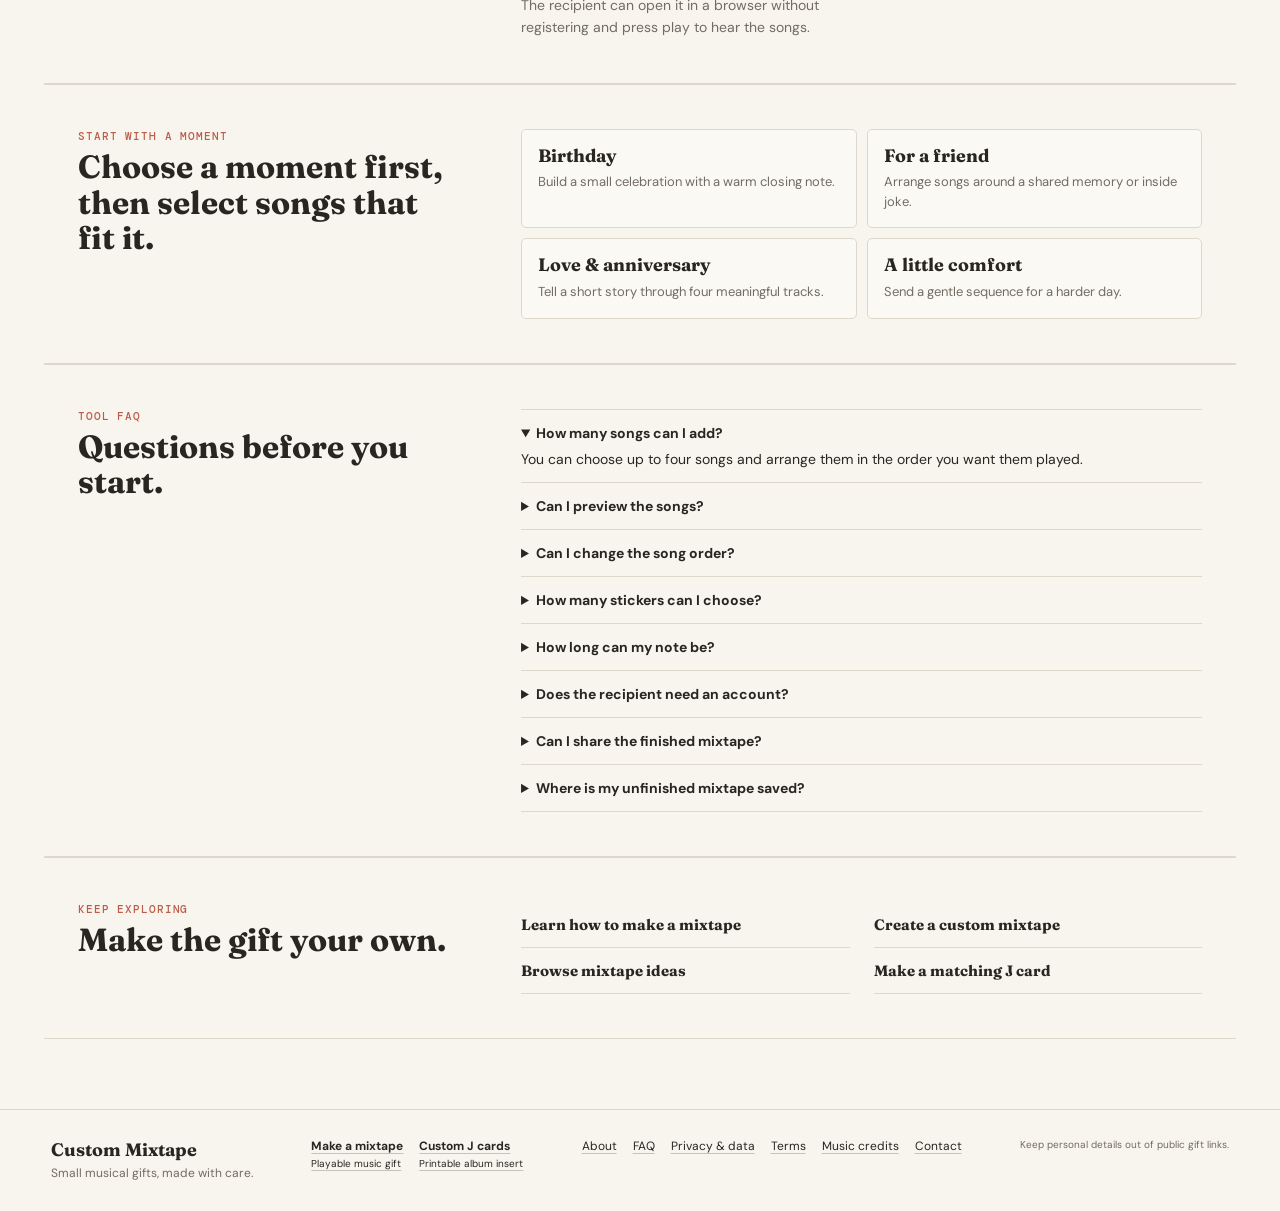
<file: mixtape-maker/index.html>
<!doctype html>
<html lang="en">
  <head>
    <meta charset="UTF-8" />
    <meta name="viewport" content="width=device-width, initial-scale=1.0" />
    <meta name="description" content="Use this free mixtape maker to create a digital cassette gift with up to four songs, stickers, a personal note and a shareable link." />
    <meta name="theme-color" content="#f8f5ed" />
    <link rel="canonical" href="https://www.custommixtape.com/mixtape-maker" />
    <link rel="icon" href="../assets/tape-note-favicon.svg" type="image/svg+xml" />
    <title>Free Mixtape Maker | Create a Playable Music Gift</title>
    <link rel="preconnect" href="https://fonts.googleapis.com" />
    <link rel="preconnect" href="https://fonts.gstatic.com" crossorigin />
    <link href="https://fonts.googleapis.com/css2?family=DM+Mono:wght@400;500&family=DM+Sans:wght@400;500;600;700&family=Fraunces:opsz,wght@9..144,600;9..144,700&display=swap" rel="stylesheet" />
    <link rel="stylesheet" href="../styles.css" />
  </head>
  <body>
    <main id="app">
      <section class="seo-fallback maker-fallback" aria-label="Free mixtape maker">
        <h1>Free Mixtape Maker</h1>
        <p>Create a personalized digital mixtape with a retro cassette design, stickers, songs, and a personal note. Finish it as a shareable music gift.</p>
        <section><h2>Make your mixtape in four steps</h2><ol><li><strong>Choose a cassette look.</strong> Pick Meadow Sprig, Lemon Windowpane, Coral Ribbon or Powder Constellation.</li><li><strong>Add up to three stickers.</strong> Choose details such as a birthday cake, gift box, tulip, coffee, rainbow or rose.</li><li><strong>Pick and arrange up to four songs.</strong> Preview the site's openly licensed songs, filter them by scene and set their order.</li><li><strong>Write a note and share your gift.</strong> Add To, From and a personal note, then create one share link.</li></ol></section>
        <section><h2>What the mixtape maker supports</h2><p>To and From names allow up to 40 characters each. The personal note allows up to 140 characters. A recipient can open the finished mixtape in a browser without an account and press play to hear the selected songs.</p></section>
        <section><h2>Start with a moment</h2><p>Choose Birthday, For a friend, Love &amp; anniversary or A little comfort, then select songs that fit the feeling.</p></section>
        <section><h2>Mixtape maker FAQ</h2><h3>How many songs can I add?</h3><p>You can choose up to four songs and arrange them in the order you want them played.</p><h3>Can I preview the songs?</h3><p>Yes. Each available song has a preview control.</p><h3>Does the recipient need an account?</h3><p>No. Anyone with the share link can open the finished mixtape in a browser.</p><h3>Where is my unfinished mixtape saved?</h3><p>Your unfinished work is saved in this browser while you make it.</p></section>
        <nav aria-label="Related mixtape pages"><h2>Keep exploring</h2><ul><li><a href="../make-a-mixtape">Learn how to make a mixtape</a></li><li><a href="../custom-mixtape">Create a custom mixtape</a></li><li><a href="../mixtape-ideas">Browse mixtape ideas</a></li><li><a href="../custom-j-cards">Make a matching J card</a></li></ul></nav>
      </section>
    </main>
    <script src="../app.js"></script>
    <script type="application/ld+json">
      {"@context":"https://schema.org","@type":"WebApplication","name":"Free Mixtape Maker","applicationCategory":"MultimediaApplication","operatingSystem":"Web","description":"Create a digital cassette gift with four songs, stickers, a personal note and a shareable link.","url":"https://www.custommixtape.com/mixtape-maker"}
    </script>
  </body>
</html>
</file>
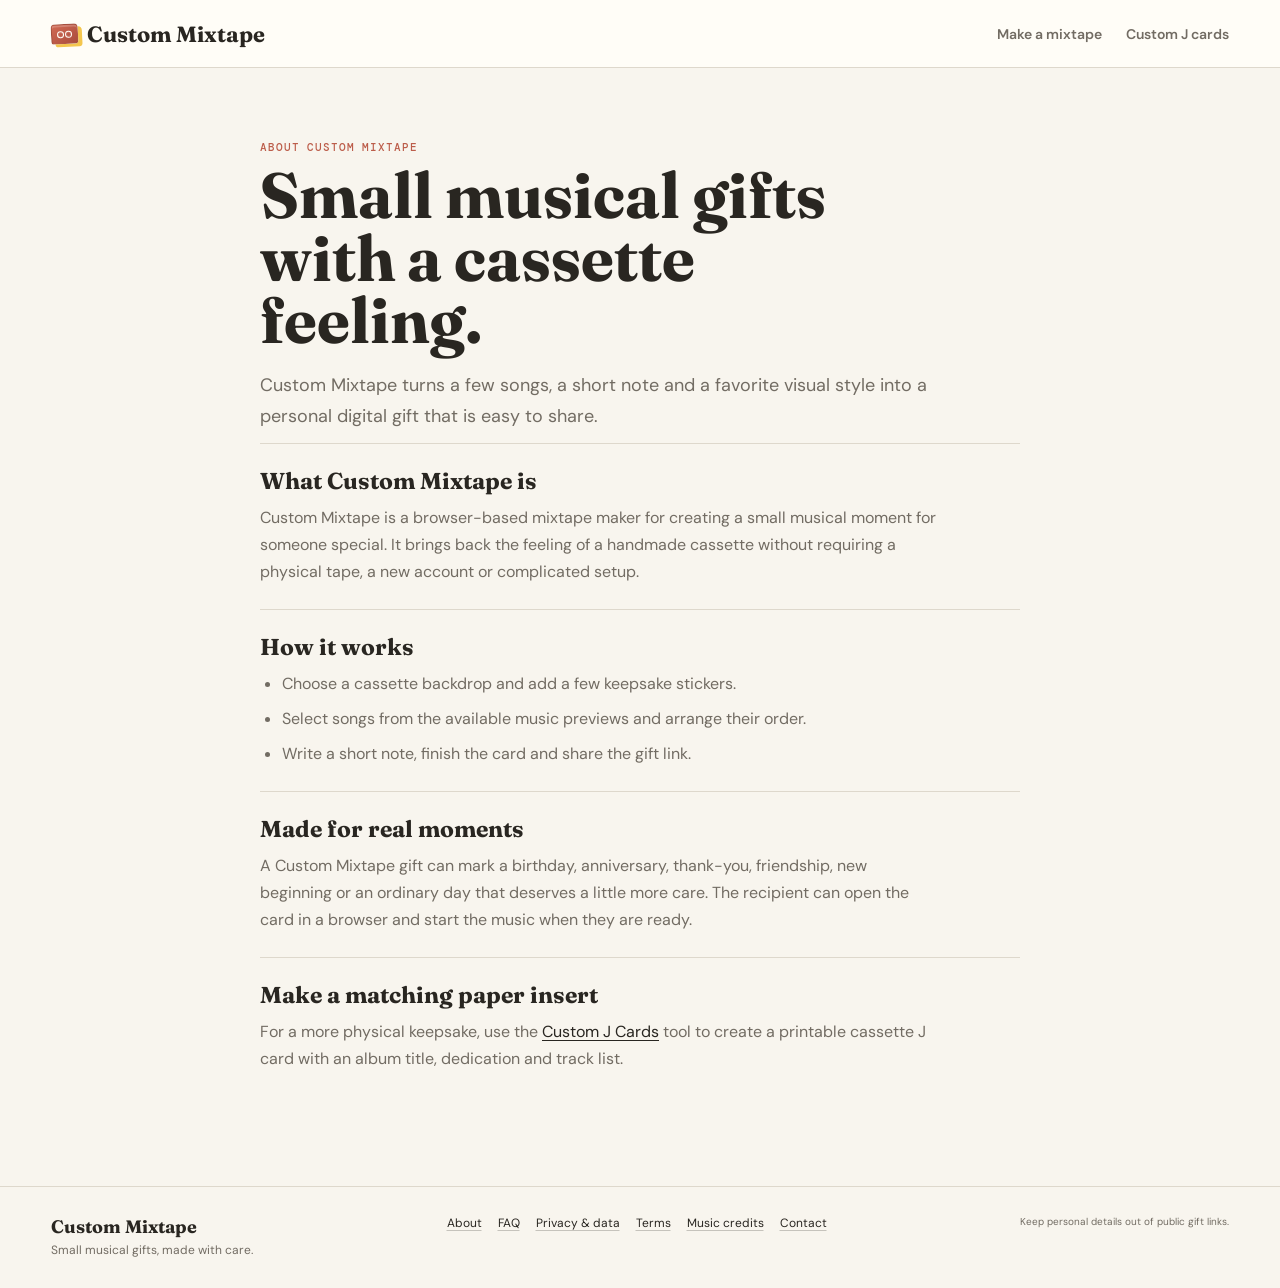
<file: about.html>
<!doctype html>
<html lang="en">
  <head>
    <meta charset="UTF-8" />
    <meta name="viewport" content="width=device-width, initial-scale=1.0" />
    <meta name="description" content="Learn about Custom Mixtape, a simple way to make personalized digital mixtape gifts and printable cassette J cards." />
    <meta name="theme-color" content="#f8f5ed" />
    <link rel="canonical" href="https://www.custommixtape.com/about" />
    <link rel="icon" href="./assets/tape-note-favicon.svg" type="image/svg+xml" />
    <title>About Custom Mixtape | Digital Mixtape Gifts</title>
    <link rel="preconnect" href="https://fonts.googleapis.com" />
    <link rel="preconnect" href="https://fonts.gstatic.com" crossorigin />
    <link href="https://fonts.googleapis.com/css2?family=DM+Mono:wght@400;500&family=DM+Sans:wght@400;500;600;700&family=Fraunces:opsz,wght@9..144,600;9..144,700&display=swap" rel="stylesheet" />
    <link rel="stylesheet" href="./styles.css" />
  </head>
  <body>
    <header class="site-header"><a class="brand" href="./"><i class="brand-mark"></i>Custom Mixtape</a><nav class="site-nav"><a href="./">Make a mixtape</a><a href="./custom-j-cards">Custom J cards</a></nav></header>
    <main class="legal-page">
      <div class="eyebrow">About Custom Mixtape</div>
      <h1>Small musical gifts with a cassette feeling.</h1>
      <p class="legal-lead">Custom Mixtape turns a few songs, a short note and a favorite visual style into a personal digital gift that is easy to share.</p>
      <section><h2>What Custom Mixtape is</h2><p>Custom Mixtape is a browser-based mixtape maker for creating a small musical moment for someone special. It brings back the feeling of a handmade cassette without requiring a physical tape, a new account or complicated setup.</p></section>
      <section><h2>How it works</h2><ul><li>Choose a cassette backdrop and add a few keepsake stickers.</li><li>Select songs from the available music previews and arrange their order.</li><li>Write a short note, finish the card and share the gift link.</li></ul></section>
      <section><h2>Made for real moments</h2><p>A Custom Mixtape gift can mark a birthday, anniversary, thank-you, friendship, new beginning or an ordinary day that deserves a little more care. The recipient can open the card in a browser and start the music when they are ready.</p></section>
      <section><h2>Make a matching paper insert</h2><p>For a more physical keepsake, use the <a href="./custom-j-cards">Custom J Cards</a> tool to create a printable cassette J card with an album title, dedication and track list.</p></section>
    </main>
    <footer class="site-footer"><div class="site-footer-brand"><strong>Custom Mixtape</strong><span>Small musical gifts, made with care.</span></div><nav aria-label="Footer"><a href="./about">About</a><a href="./faq">FAQ</a><a href="./privacy">Privacy & data</a><a href="./terms">Terms</a><a href="./music-credits">Music credits</a><a href="./contact">Contact</a></nav><small>Keep personal details out of public gift links.</small></footer>
  </body>
</html>
</file>
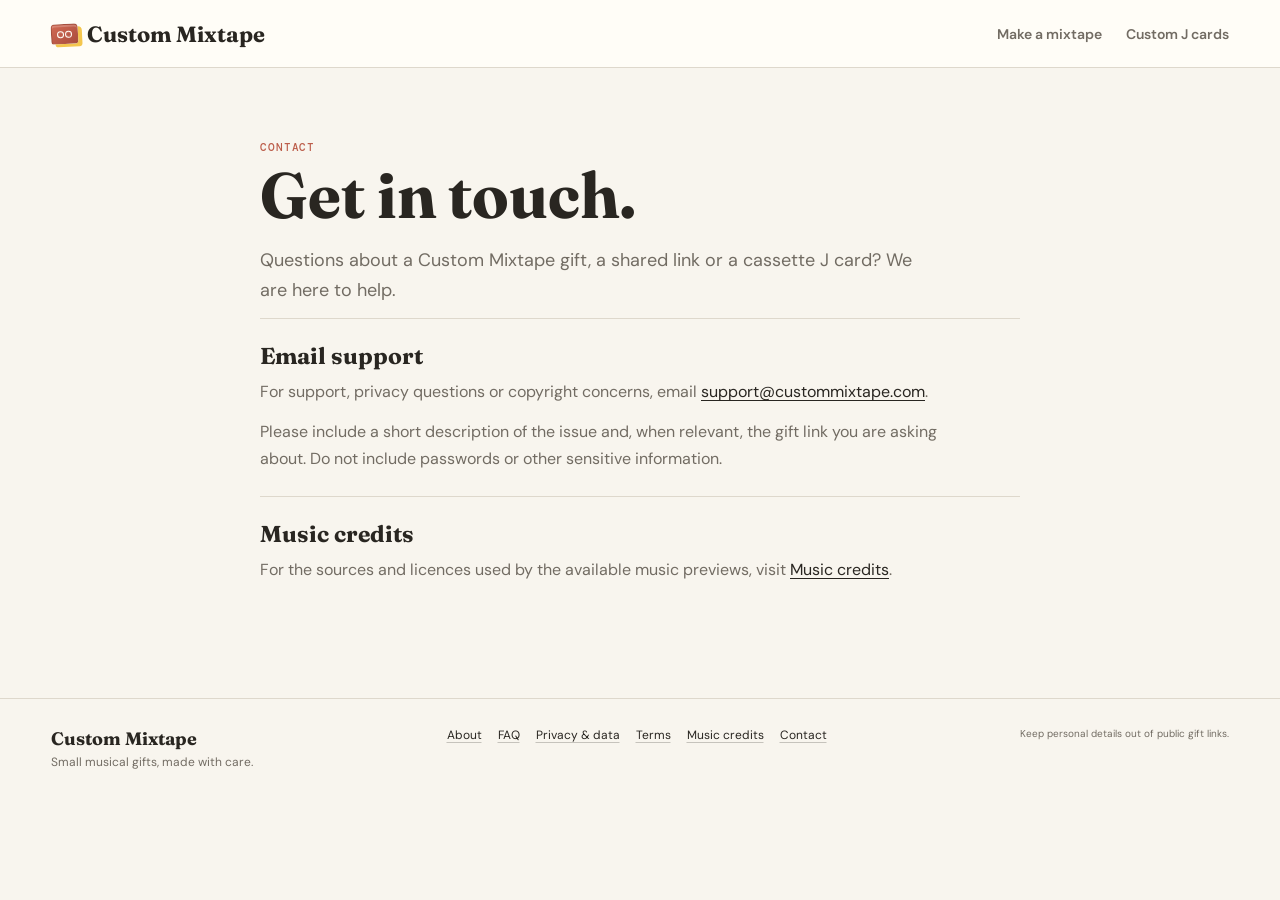
<file: contact.html>
<!doctype html>
<html lang="en">
  <head>
    <meta charset="UTF-8" />
    <meta name="viewport" content="width=device-width, initial-scale=1.0" />
    <meta name="description" content="Contact information for Custom Mixtape." />
    <meta name="theme-color" content="#f8f5ed" />
    <link rel="canonical" href="https://www.custommixtape.com/contact" />
    <link rel="icon" href="./assets/tape-note-favicon.svg" type="image/svg+xml" />
    <title>Contact | Custom Mixtape</title>
    <link rel="preconnect" href="https://fonts.googleapis.com" />
    <link rel="preconnect" href="https://fonts.gstatic.com" crossorigin />
    <link href="https://fonts.googleapis.com/css2?family=DM+Mono:wght@400;500&family=DM+Sans:wght@400;500;600;700&family=Fraunces:opsz,wght@9..144,600;9..144,700&display=swap" rel="stylesheet" />
    <link rel="stylesheet" href="./styles.css" />
  </head>
  <body>
    <header class="site-header"><a class="brand" href="./"><i class="brand-mark"></i>Custom Mixtape</a><nav class="site-nav"><a href="./">Make a mixtape</a><a href="./custom-j-cards">Custom J cards</a></nav></header>
    <main class="legal-page">
      <div class="eyebrow">Contact</div>
      <h1>Get in touch.</h1>
      <p class="legal-lead">Questions about a Custom Mixtape gift, a shared link or a cassette J card? We are here to help.</p>
      <section><h2>Email support</h2><p>For support, privacy questions or copyright concerns, email <a href="mailto:support@custommixtape.com">support@custommixtape.com</a>.</p><p>Please include a short description of the issue and, when relevant, the gift link you are asking about. Do not include passwords or other sensitive information.</p></section>
      <section><h2>Music credits</h2><p>For the sources and licences used by the available music previews, visit <a href="./music-credits">Music credits</a>.</p></section>
    </main>
    <footer class="site-footer"><div class="site-footer-brand"><strong>Custom Mixtape</strong><span>Small musical gifts, made with care.</span></div><nav aria-label="Footer"><a href="./about">About</a><a href="./faq">FAQ</a><a href="./privacy">Privacy & data</a><a href="./terms">Terms</a><a href="./music-credits">Music credits</a><a href="./contact">Contact</a></nav><small>Keep personal details out of public gift links.</small></footer>
  </body>
</html>
</file>
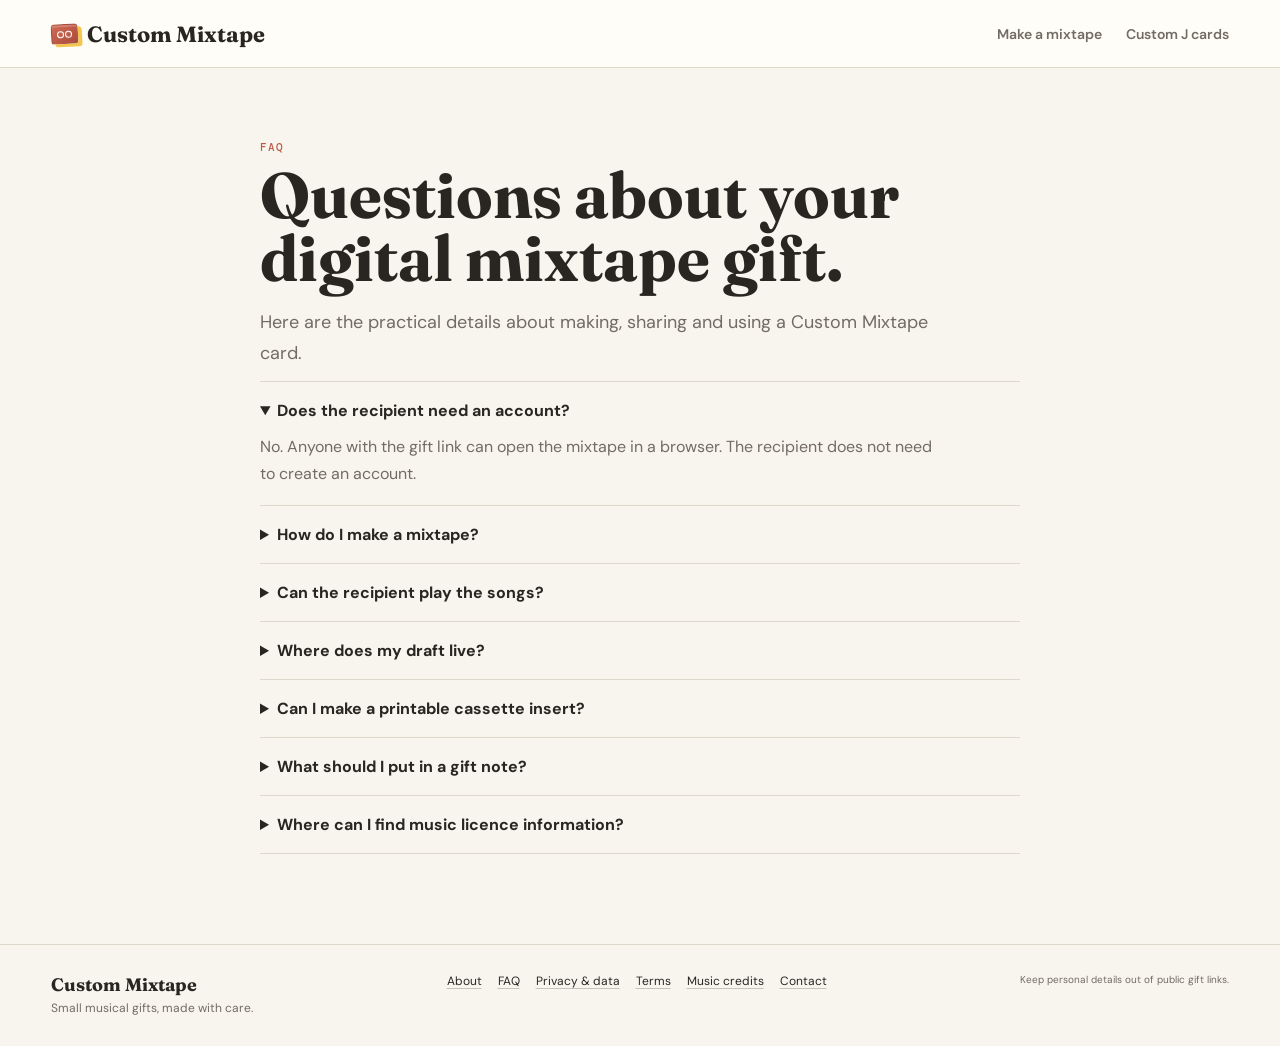
<file: faq.html>
<!doctype html>
<html lang="en">
  <head>
    <meta charset="UTF-8" />
    <meta name="viewport" content="width=device-width, initial-scale=1.0" />
    <meta name="description" content="Find answers about making, sharing and playing a Custom Mixtape digital mixtape gift and using a cassette J card template." />
    <meta name="theme-color" content="#f8f5ed" />
    <link rel="canonical" href="https://www.custommixtape.com/faq" />
    <link rel="icon" href="./assets/tape-note-favicon.svg" type="image/svg+xml" />
    <title>Custom Mixtape FAQ | Mixtape Gifts and J Card Templates</title>
    <link rel="preconnect" href="https://fonts.googleapis.com" />
    <link rel="preconnect" href="https://fonts.gstatic.com" crossorigin />
    <link href="https://fonts.googleapis.com/css2?family=DM+Mono:wght@400;500&family=DM+Sans:wght@400;500;600;700&family=Fraunces:opsz,wght@9..144,600;9..144,700&display=swap" rel="stylesheet" />
    <link rel="stylesheet" href="./styles.css" />
  </head>
  <body>
    <header class="site-header"><a class="brand" href="./"><i class="brand-mark"></i>Custom Mixtape</a><nav class="site-nav"><a href="./">Make a mixtape</a><a href="./custom-j-cards">Custom J cards</a></nav></header>
    <main class="legal-page">
      <div class="eyebrow">FAQ</div>
      <h1>Questions about your digital mixtape gift.</h1>
      <p class="legal-lead">Here are the practical details about making, sharing and using a Custom Mixtape card.</p>
      <details open><summary>Does the recipient need an account?</summary><p>No. Anyone with the gift link can open the mixtape in a browser. The recipient does not need to create an account.</p></details>
      <details><summary>How do I make a mixtape?</summary><p>Choose a cassette look, add stickers, select one to four songs, write a note and finish the gift. The finished card gives you a share link to send.</p></details>
      <details><summary>Can the recipient play the songs?</summary><p>Yes. The shared gift keeps the selected openly licensed songs and their order. Playback begins only after the recipient chooses to press play.</p></details>
      <details><summary>Where does my draft live?</summary><p>While you are creating a gift, the draft is kept in the browser you are using. When you finish, the share link carries the card settings needed to open the gift.</p></details>
      <details><summary>Can I make a printable cassette insert?</summary><p>Yes. Open <a href="./custom-j-cards">Custom J cards</a> to make a cassette J card with an album title, dedication and track list.</p></details>
      <details><summary>What should I put in a gift note?</summary><p>Keep it personal and brief: a shared memory, a reason for choosing the songs or a simple message for the person receiving the gift. Do not include passwords, addresses or other sensitive information.</p></details>
      <details><summary>Where can I find music licence information?</summary><p>See the <a href="./music-credits">Music credits</a> page for the current sources, creators and licences used by the available previews.</p></details>
    </main>
    <footer class="site-footer"><div class="site-footer-brand"><strong>Custom Mixtape</strong><span>Small musical gifts, made with care.</span></div><nav aria-label="Footer"><a href="./about">About</a><a href="./faq">FAQ</a><a href="./privacy">Privacy & data</a><a href="./terms">Terms</a><a href="./music-credits">Music credits</a><a href="./contact">Contact</a></nav><small>Keep personal details out of public gift links.</small></footer>
  </body>
</html>
</file>
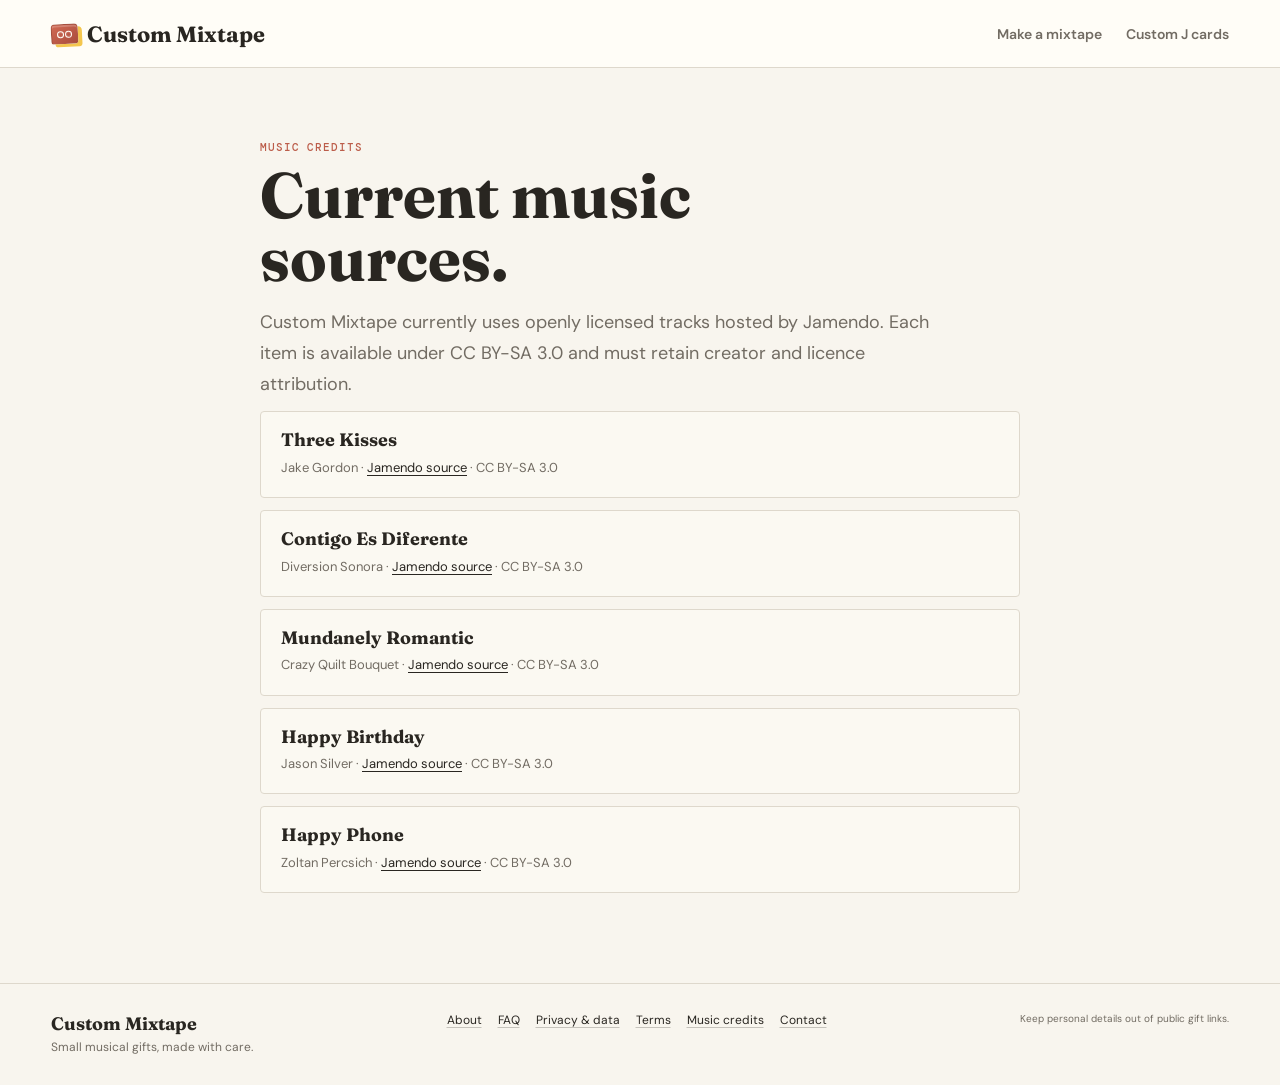
<file: music-credits.html>
<!doctype html>
<html lang="en">
  <head>
    <meta charset="UTF-8" />
    <meta name="viewport" content="width=device-width, initial-scale=1.0" />
    <meta name="description" content="Music sources and licence information for Custom Mixtape." />
    <meta name="theme-color" content="#f8f5ed" />
    <link rel="canonical" href="https://www.custommixtape.com/music-credits" />
    <link rel="icon" href="./assets/tape-note-favicon.svg" type="image/svg+xml" />
    <title>Music Credits | Custom Mixtape</title>
    <link rel="preconnect" href="https://fonts.googleapis.com" />
    <link rel="preconnect" href="https://fonts.gstatic.com" crossorigin />
    <link href="https://fonts.googleapis.com/css2?family=DM+Mono:wght@400;500&family=DM+Sans:wght@400;500;600;700&family=Fraunces:opsz,wght@9..144,600;9..144,700&display=swap" rel="stylesheet" />
    <link rel="stylesheet" href="./styles.css" />
  </head>
  <body>
    <header class="site-header"><a class="brand" href="./"><i class="brand-mark"></i>Custom Mixtape</a><nav class="site-nav"><a href="./">Make a mixtape</a><a href="./custom-j-cards">Custom J cards</a></nav></header>
    <main class="legal-page">
      <div class="eyebrow">Music credits</div>
      <h1>Current music sources.</h1>
      <p class="legal-lead">Custom Mixtape currently uses openly licensed tracks hosted by Jamendo. Each item is available under CC BY-SA 3.0 and must retain creator and licence attribution.</p>
      <div class="credits-list">
        <article><h2>Three Kisses</h2><p>Jake Gordon · <a href="https://www.jamendo.com/track/1329500" target="_blank" rel="noreferrer">Jamendo source</a> · CC BY-SA 3.0</p></article>
        <article><h2>Contigo Es Diferente</h2><p>Diversion Sonora · <a href="https://www.jamendo.com/track/1247821" target="_blank" rel="noreferrer">Jamendo source</a> · CC BY-SA 3.0</p></article>
        <article><h2>Mundanely Romantic</h2><p>Crazy Quilt Bouquet · <a href="https://www.jamendo.com/track/980573" target="_blank" rel="noreferrer">Jamendo source</a> · CC BY-SA 3.0</p></article>
        <article><h2>Happy Birthday</h2><p>Jason Silver · <a href="https://www.jamendo.com/track/1083525" target="_blank" rel="noreferrer">Jamendo source</a> · CC BY-SA 3.0</p></article>
        <article><h2>Happy Phone</h2><p>Zoltan Percsich · <a href="https://www.jamendo.com/track/838203" target="_blank" rel="noreferrer">Jamendo source</a> · CC BY-SA 3.0</p></article>
      </div>
    </main>
    <footer class="site-footer"><div class="site-footer-brand"><strong>Custom Mixtape</strong><span>Small musical gifts, made with care.</span></div><nav aria-label="Footer"><a href="./about">About</a><a href="./faq">FAQ</a><a href="./privacy">Privacy & data</a><a href="./terms">Terms</a><a href="./music-credits">Music credits</a><a href="./contact">Contact</a></nav><small>Keep personal details out of public gift links.</small></footer>
  </body>
</html>
</file>
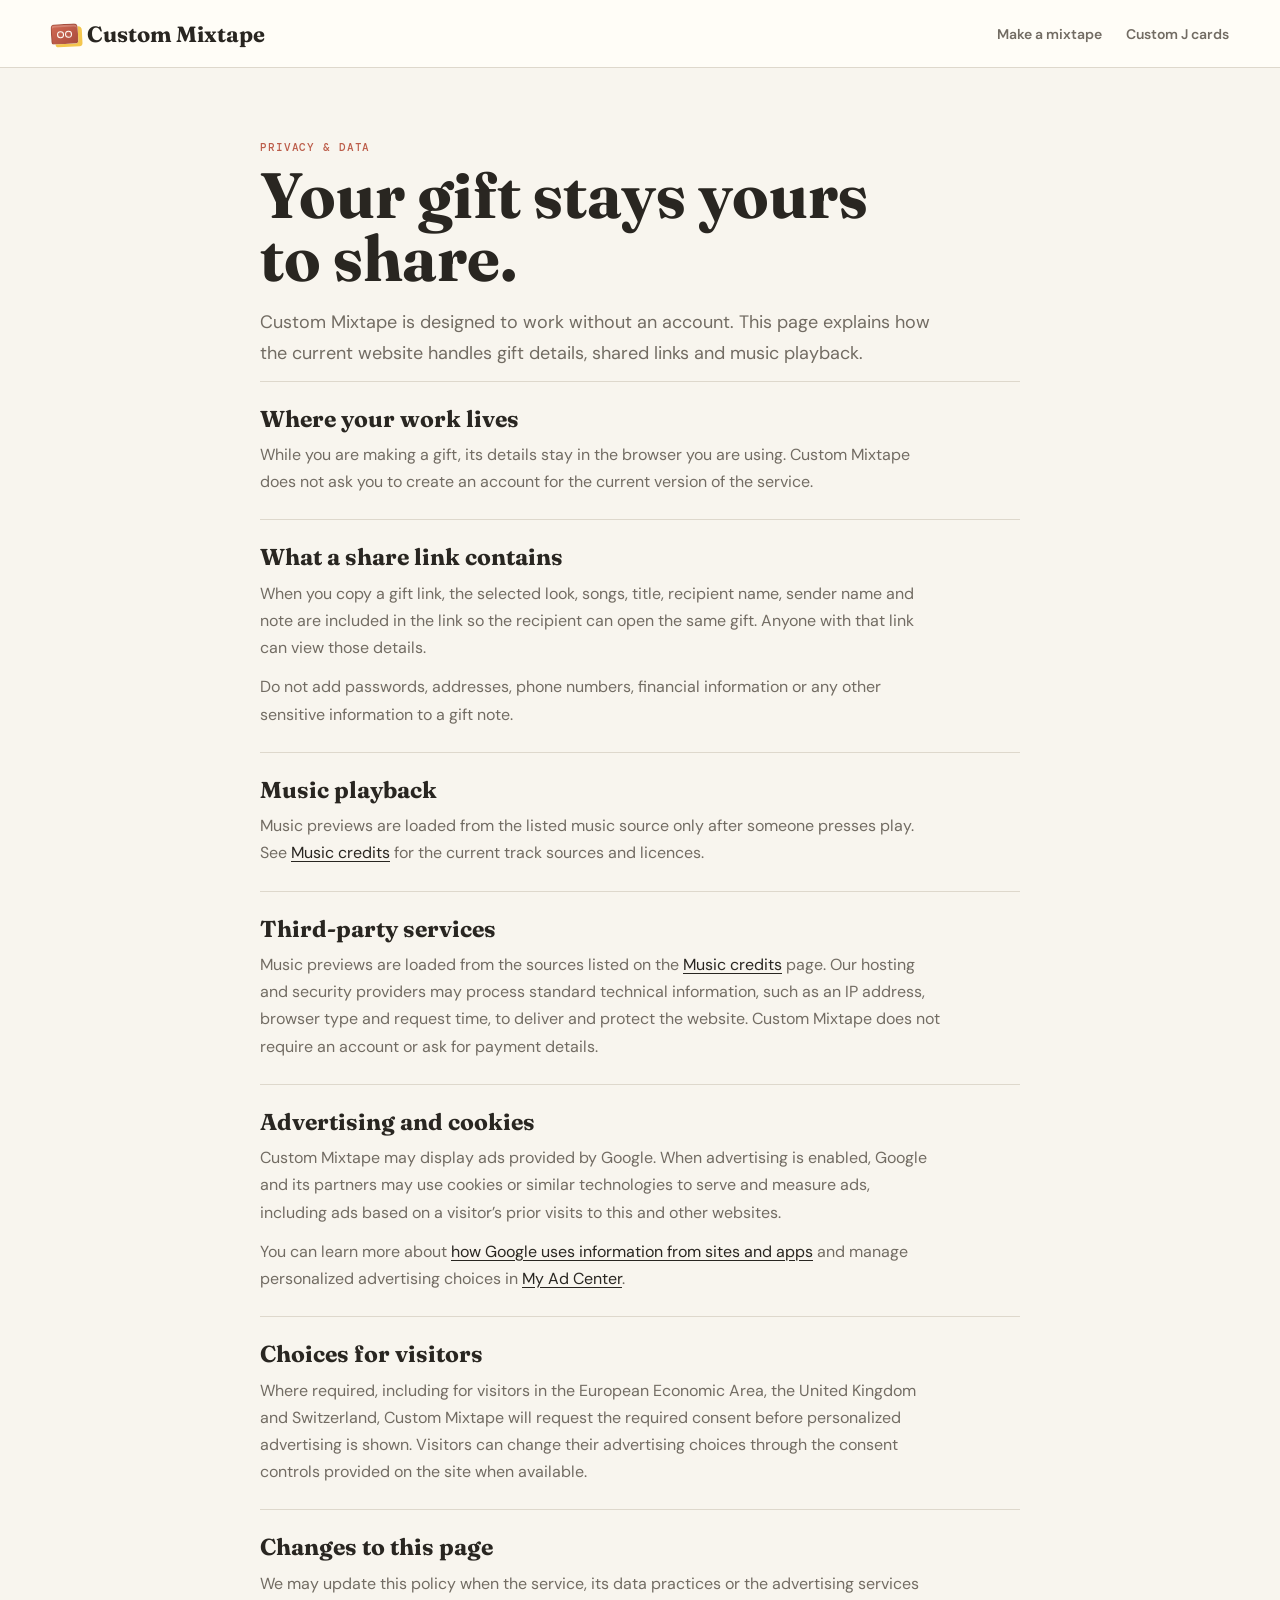
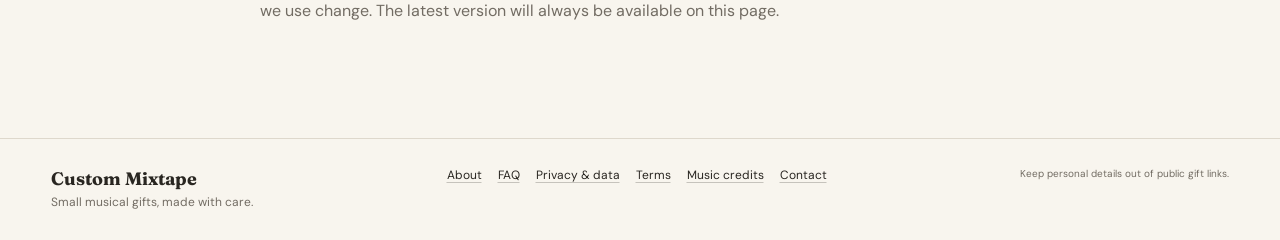
<file: privacy.html>
<!doctype html>
<html lang="en">
  <head>
    <meta charset="UTF-8" />
    <meta name="viewport" content="width=device-width, initial-scale=1.0" />
    <meta name="description" content="How Custom Mixtape handles gift details and shared links." />
    <meta name="theme-color" content="#f8f5ed" />
    <link rel="canonical" href="https://www.custommixtape.com/privacy" />
    <link rel="icon" href="./assets/tape-note-favicon.svg" type="image/svg+xml" />
    <title>Privacy & Data | Custom Mixtape</title>
    <link rel="preconnect" href="https://fonts.googleapis.com" />
    <link rel="preconnect" href="https://fonts.gstatic.com" crossorigin />
    <link href="https://fonts.googleapis.com/css2?family=DM+Mono:wght@400;500&family=DM+Sans:wght@400;500;600;700&family=Fraunces:opsz,wght@9..144,600;9..144,700&display=swap" rel="stylesheet" />
    <link rel="stylesheet" href="./styles.css" />
  </head>
  <body>
    <header class="site-header"><a class="brand" href="./"><i class="brand-mark"></i>Custom Mixtape</a><nav class="site-nav"><a href="./">Make a mixtape</a><a href="./custom-j-cards">Custom J cards</a></nav></header>
    <main class="legal-page">
      <div class="eyebrow">Privacy & data</div>
      <h1>Your gift stays yours to share.</h1>
      <p class="legal-lead">Custom Mixtape is designed to work without an account. This page explains how the current website handles gift details, shared links and music playback.</p>
      <section><h2>Where your work lives</h2><p>While you are making a gift, its details stay in the browser you are using. Custom Mixtape does not ask you to create an account for the current version of the service.</p></section>
      <section><h2>What a share link contains</h2><p>When you copy a gift link, the selected look, songs, title, recipient name, sender name and note are included in the link so the recipient can open the same gift. Anyone with that link can view those details.</p><p>Do not add passwords, addresses, phone numbers, financial information or any other sensitive information to a gift note.</p></section>
      <section><h2>Music playback</h2><p>Music previews are loaded from the listed music source only after someone presses play. See <a href="./music-credits">Music credits</a> for the current track sources and licences.</p></section>
      <section><h2>Third-party services</h2><p>Music previews are loaded from the sources listed on the <a href="./music-credits">Music credits</a> page. Our hosting and security providers may process standard technical information, such as an IP address, browser type and request time, to deliver and protect the website. Custom Mixtape does not require an account or ask for payment details.</p></section>
      <section><h2>Advertising and cookies</h2><p>Custom Mixtape may display ads provided by Google. When advertising is enabled, Google and its partners may use cookies or similar technologies to serve and measure ads, including ads based on a visitor&rsquo;s prior visits to this and other websites.</p><p>You can learn more about <a href="https://policies.google.com/technologies/ads" target="_blank" rel="noreferrer">how Google uses information from sites and apps</a> and manage personalized advertising choices in <a href="https://myadcenter.google.com/" target="_blank" rel="noreferrer">My Ad Center</a>.</p></section>
      <section><h2>Choices for visitors</h2><p>Where required, including for visitors in the European Economic Area, the United Kingdom and Switzerland, Custom Mixtape will request the required consent before personalized advertising is shown. Visitors can change their advertising choices through the consent controls provided on the site when available.</p></section>
      <section><h2>Changes to this page</h2><p>We may update this policy when the service, its data practices or the advertising services we use change. The latest version will always be available on this page.</p></section>
    </main>
    <footer class="site-footer"><div class="site-footer-brand"><strong>Custom Mixtape</strong><span>Small musical gifts, made with care.</span></div><nav aria-label="Footer"><a href="./about">About</a><a href="./faq">FAQ</a><a href="./privacy">Privacy & data</a><a href="./terms">Terms</a><a href="./music-credits">Music credits</a><a href="./contact">Contact</a></nav><small>Keep personal details out of public gift links.</small></footer>
  </body>
</html>
</file>
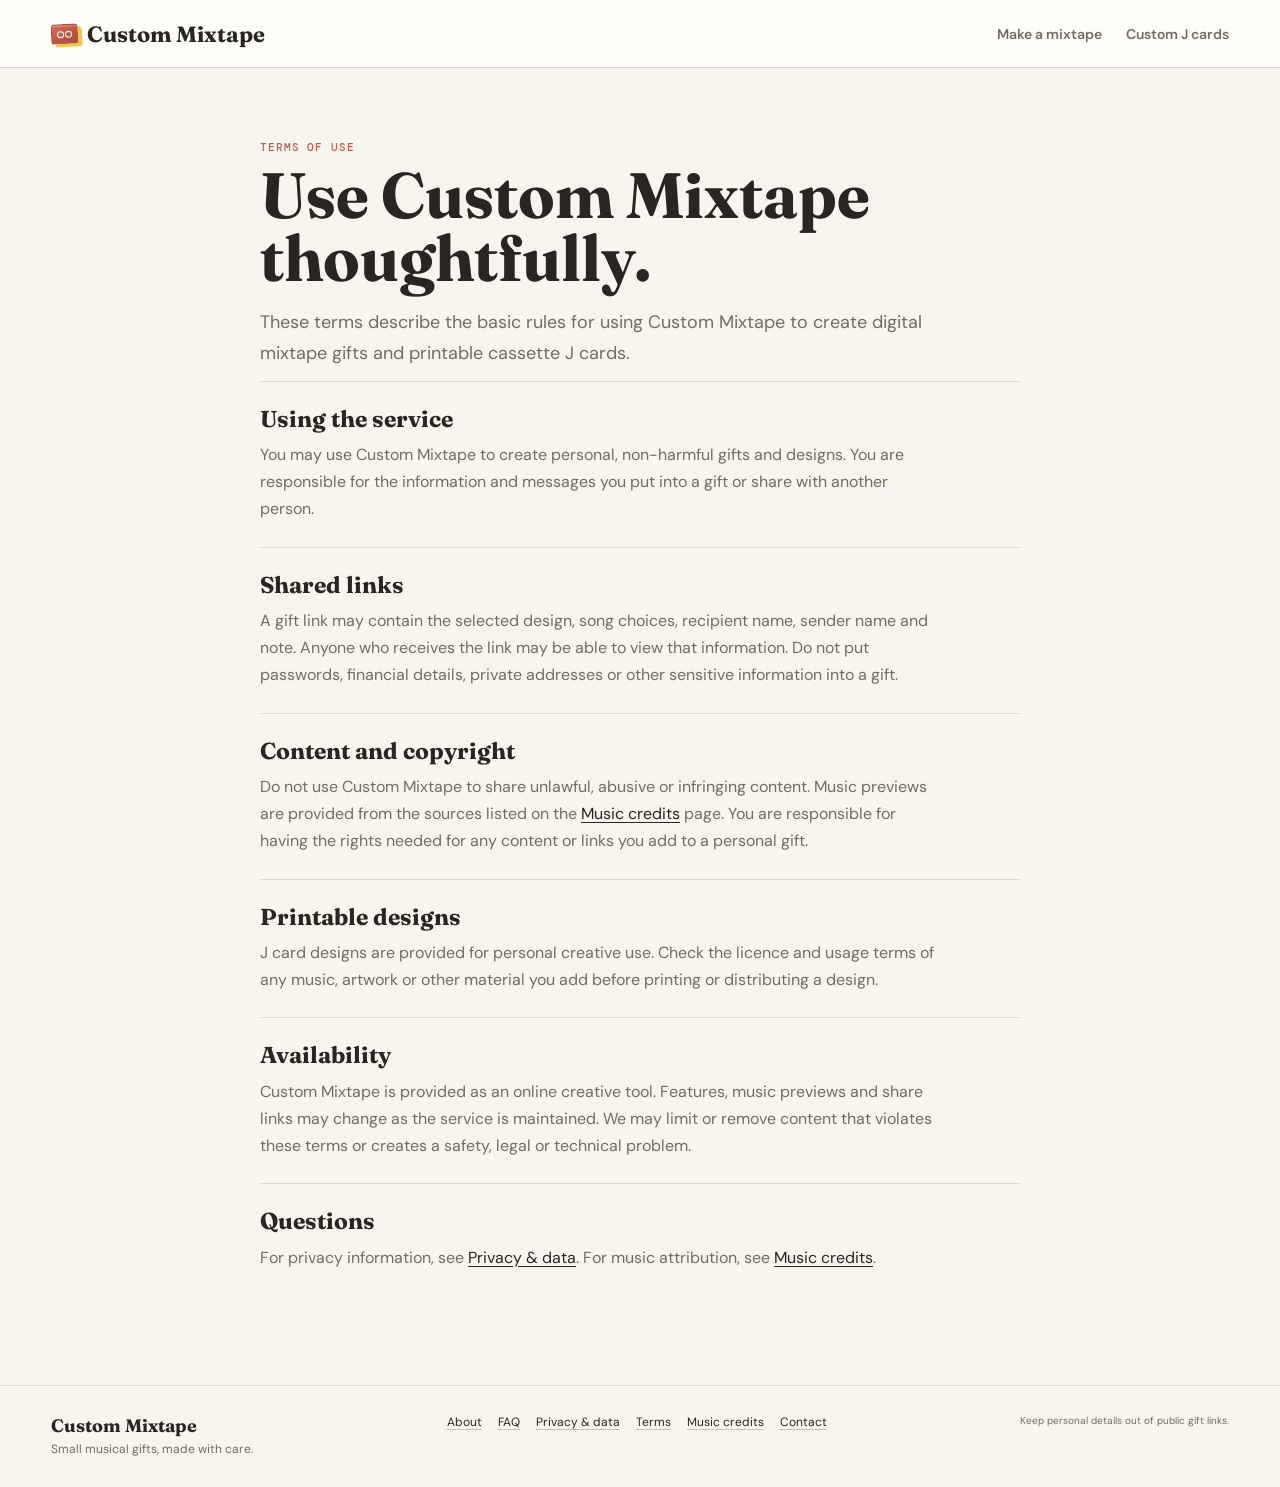
<file: terms.html>
<!doctype html>
<html lang="en">
  <head>
    <meta charset="UTF-8" />
    <meta name="viewport" content="width=device-width, initial-scale=1.0" />
    <meta name="description" content="Terms for using Custom Mixtape to create and share digital mixtape gifts and printable cassette J cards." />
    <meta name="theme-color" content="#f8f5ed" />
    <link rel="canonical" href="https://www.custommixtape.com/terms" />
    <link rel="icon" href="./assets/tape-note-favicon.svg" type="image/svg+xml" />
    <title>Terms of Use | Custom Mixtape</title>
    <link rel="preconnect" href="https://fonts.googleapis.com" />
    <link rel="preconnect" href="https://fonts.gstatic.com" crossorigin />
    <link href="https://fonts.googleapis.com/css2?family=DM+Mono:wght@400;500&family=DM+Sans:wght@400;500;600;700&family=Fraunces:opsz,wght@9..144,600;9..144,700&display=swap" rel="stylesheet" />
    <link rel="stylesheet" href="./styles.css" />
  </head>
  <body>
    <header class="site-header"><a class="brand" href="./"><i class="brand-mark"></i>Custom Mixtape</a><nav class="site-nav"><a href="./">Make a mixtape</a><a href="./custom-j-cards">Custom J cards</a></nav></header>
    <main class="legal-page">
      <div class="eyebrow">Terms of use</div>
      <h1>Use Custom Mixtape thoughtfully.</h1>
      <p class="legal-lead">These terms describe the basic rules for using Custom Mixtape to create digital mixtape gifts and printable cassette J cards.</p>
      <section><h2>Using the service</h2><p>You may use Custom Mixtape to create personal, non-harmful gifts and designs. You are responsible for the information and messages you put into a gift or share with another person.</p></section>
      <section><h2>Shared links</h2><p>A gift link may contain the selected design, song choices, recipient name, sender name and note. Anyone who receives the link may be able to view that information. Do not put passwords, financial details, private addresses or other sensitive information into a gift.</p></section>
      <section><h2>Content and copyright</h2><p>Do not use Custom Mixtape to share unlawful, abusive or infringing content. Music previews are provided from the sources listed on the <a href="./music-credits">Music credits</a> page. You are responsible for having the rights needed for any content or links you add to a personal gift.</p></section>
      <section><h2>Printable designs</h2><p>J card designs are provided for personal creative use. Check the licence and usage terms of any music, artwork or other material you add before printing or distributing a design.</p></section>
      <section><h2>Availability</h2><p>Custom Mixtape is provided as an online creative tool. Features, music previews and share links may change as the service is maintained. We may limit or remove content that violates these terms or creates a safety, legal or technical problem.</p></section>
      <section><h2>Questions</h2><p>For privacy information, see <a href="./privacy">Privacy & data</a>. For music attribution, see <a href="./music-credits">Music credits</a>.</p></section>
    </main>
    <footer class="site-footer"><div class="site-footer-brand"><strong>Custom Mixtape</strong><span>Small musical gifts, made with care.</span></div><nav aria-label="Footer"><a href="./about">About</a><a href="./faq">FAQ</a><a href="./privacy">Privacy & data</a><a href="./terms">Terms</a><a href="./music-credits">Music credits</a><a href="./contact">Contact</a></nav><small>Keep personal details out of public gift links.</small></footer>
  </body>
</html>
</file>
<file: styles.css>
:root {
  --ink: #292621;
  --muted: #726c63;
  --paper: #fffdf8;
  --line: #ded8cc;
  --cream: #f1e7cf;
  --yellow: #f4c64e;
  --sky: #78b8d1;
  --brick: #bc5d4a;
  --green: #789772;
  --shadow: 0 18px 45px rgba(64, 47, 21, .11);
}

* { box-sizing: border-box; }
body { margin: 0; color: var(--ink); background: #f8f5ee; font-family: "DM Sans", sans-serif; }
button, input, textarea { font: inherit; }
button { cursor: pointer; }

.site-header { height: 68px; display: flex; align-items: center; justify-content: space-between; padding: 0 clamp(18px, 4vw, 62px); border-bottom: 1px solid var(--line); background: rgba(255,253,248,.94); position: sticky; top: 0; z-index: 30; backdrop-filter: blur(12px); }
.brand { color: var(--ink); font-family: "Fraunces", serif; font-weight: 700; font-size: 22px; text-decoration: none; letter-spacing: 0; display: flex; gap: 9px; align-items: center; }
.brand-mark { width: 27px; height: 20px; display: inline-block; position: relative; background: linear-gradient(145deg,#d16a54 0%,#aa4c3d 100%); border: 1px solid rgba(95,55,43,.2); border-radius: 4px 4px 3px 3px; transform: rotate(-3deg); box-shadow: 4px 3px 0 var(--yellow), inset 0 2px 0 rgba(255,255,255,.2); }
.brand-mark:before,.brand-mark:after { content: ""; position:absolute; width: 5px; height:5px; top: 6px; border: 1.5px solid #fffdf8; border-radius: 50%; box-shadow: inset 0 0 0 1px rgba(255,255,255,.12); }
.brand-mark:before { left: 5px; }
.brand-mark:after { right: 5px; }
.site-nav { display: flex; gap: 24px; align-items: center; }
.site-nav a { color: var(--muted); text-decoration: none; font-size: 14px; font-weight: 600; }
.site-nav a.active { color: var(--ink); }
.language { font-family: "DM Mono", monospace; font-size: 12px; color: var(--muted); border: 0; background: none; }

.intro { max-width: 1260px; margin: 0 auto; padding: 42px clamp(18px, 4vw, 34px) 26px; display: flex; justify-content: space-between; gap: 30px; align-items: end; }
.mix-intro { padding-top:30px; padding-bottom:18px; }
.mix-intro h1 { max-width:900px; margin-top:0; margin-bottom:14px; font-size:clamp(39px,4.25vw,58px); line-height:1.04; }
.mix-title-primary,.mix-title-secondary { display:block; }
.mix-title-secondary { margin-top:7px; color:var(--brick); font-size:.66em; font-weight:600; line-height:1.16; }
.eyebrow { color: var(--brick); font-family: "DM Mono", monospace; font-size: 11px; letter-spacing: .08em; text-transform: uppercase; font-weight: 500; }
h1 { font: 700 clamp(36px, 5vw, 64px)/1.02 "Fraunces", serif; margin: 9px 0 12px; letter-spacing: 0; max-width: 740px; }
.intro p { max-width: 610px; margin: 0; color: var(--muted); font-size: 17px; line-height: 1.5; }
.intro-note { color: var(--muted); font-size: 13px; max-width: 200px; line-height: 1.45; border-left: 2px solid var(--yellow); padding-left: 13px; }

.workspace { max-width: 1260px; margin: 0 auto; padding: 0 clamp(18px, 4vw, 34px) 42px; display: grid; grid-template-columns: minmax(400px, .92fr) minmax(440px, 1.08fr); gap: 30px; align-items: start; }
.preview-column { position: sticky; top: 94px; }
.preview-shell { background: var(--paper); border: 1px solid var(--line); padding: 18px; box-shadow: var(--shadow); border-radius: 7px; }
.preview-label { display: flex; justify-content: space-between; color: var(--muted); font: 11px "DM Mono", monospace; margin-bottom: 13px; text-transform: uppercase; }
.artboard { --preview-blue:#b6d9e2; position: relative; width: 100%; aspect-ratio: 1.1; overflow: hidden; border-radius: 3px; background: var(--preview-blue); isolation: isolate; }
.artboard:after { content: ""; position: absolute; inset: 0; z-index: -1; opacity: .22; background-image: repeating-linear-gradient(0deg, transparent, transparent 4px, rgba(255,255,255,.8) 5px); mix-blend-mode: soft-light; }
.card-message { position: absolute; width: 65%; left: 8%; top: 8%; font: 600 clamp(17px, 2.1vw, 28px)/1.05 "Fraunces", serif; color: var(--theme-ink, var(--ink)); overflow-wrap: anywhere; }
.card-message small { font: 12px "DM Mono", monospace; display: block; margin-bottom: 7px; text-transform: uppercase; opacity: .62; }
.cassette { position:absolute; width:80%; height:51%; left:10%; top:28%; border-radius:18px 18px 14px 14px; background:linear-gradient(145deg,#fbfcfb 0%,#ecefee 46%,#d2d7d7 100%); border:1px solid rgba(255,255,255,.96); box-shadow:inset 0 3px 0 rgba(255,255,255,.95),inset 8px 0 10px rgba(255,255,255,.35),inset -7px -8px 13px rgba(77,88,89,.15),0 16px 22px rgba(42,68,73,.3); }
.cassette:before { content:""; position:absolute; left:5.5%; right:5.5%; top:7%; height:66%; background-color:var(--theme-tape,#e7d5ad); background-image:var(--theme-art); background-size:cover; background-repeat:no-repeat; background-position:center; border:2px solid rgba(95,105,105,.2); clip-path:polygon(4% 0,96% 0,100% 9%,100% 91%,96% 100%,4% 100%,0 91%,0 9%); box-shadow:inset 0 0 0 5px rgba(255,255,255,.25),inset 0 0 18px rgba(45,67,67,.12),0 2px 4px rgba(51,68,69,.17); }
.cassette:after { content:""; position:absolute; left:3%; right:3%; top:3%; height:93%; pointer-events:none; border-radius:15px 15px 11px 11px; border:1px solid rgba(117,128,128,.12); box-shadow:inset 0 0 0 2px rgba(255,255,255,.35); }
.tape-title { position:absolute; z-index:5; left:23%; right:23%; top:12%; min-height:27px; padding:5px 7px 2px; border-radius:3px; background:rgba(255,253,244,.76); font:700 clamp(14px,1.8vw,21px)/1.05 "Fraunces",serif; text-align:center; color:var(--theme-ink,var(--ink)); overflow-wrap:anywhere; text-shadow:0 1px rgba(255,255,255,.7); box-shadow:0 1px 3px rgba(46,54,52,.12); }
.tape-from { position:absolute; z-index:5; left:29%; right:29%; top:28%; padding:2px 5px; border-radius:2px; text-align:center; font:10px "DM Mono",monospace; color:var(--theme-ink,var(--ink)); background:rgba(255,253,244,.68); overflow:hidden; white-space:nowrap; text-overflow:ellipsis; }
.reel { position:absolute; z-index:6; top:42%; width:54px; height:54px; border-radius:50%; background:repeating-conic-gradient(#aeb6b5 0 13deg,#e3e7e5 14deg 25deg); border:6px solid rgba(241,244,242,.96); box-shadow:inset 0 0 0 6px #8f9998,inset 0 2px 3px rgba(38,54,55,.25),0 2px 5px rgba(44,59,59,.35); }
.reel.one { left:20%; }.reel.two { right:20%; }.reel:after { content:""; position:absolute; inset:14px; border-radius:50%; background:#b6d9e2; box-shadow:inset 0 1px 3px rgba(32,48,49,.32),0 0 0 1px rgba(255,255,255,.7); }
.tape-window { position:absolute; z-index:5; left:38%; right:38%; top:44%; height:46px; border-radius:3px; background:linear-gradient(90deg,#292824 0 30%,#171614 31% 69%,#292824 70%); border:6px solid #e2e5e3; box-shadow:inset 0 2px 5px rgba(0,0,0,.8),0 2px 4px rgba(42,53,53,.34); display:flex; justify-content:space-between; padding:6px 10px; }.tape-window i { width:2px; background:rgba(255,255,255,.4); box-shadow:0 0 3px rgba(255,255,255,.9); }
.cassette-lower { position:absolute; z-index:4; left:16%; right:16%; bottom:1%; height:30%; background:linear-gradient(105deg,#f3f5f3,#d6dbda 49%,#eef1ef 51%,#cbd1d1); clip-path:polygon(8% 0,92% 0,100% 100%,0 100%); border:1px solid rgba(95,106,106,.17); box-shadow:0 -3px 4px rgba(255,255,255,.72),inset 0 -5px 8px rgba(66,79,80,.08); }
.case-hole,.case-pin { position:absolute; top:52%; border-radius:50%; box-shadow:inset 1px 2px 3px rgba(34,49,50,.42),0 1px 0 white; }.case-hole { width:16px; height:16px; background:#b6d9e2; }.case-pin { width:13px; height:13px; background:#c6e0e5; border-radius:4px; }.case-hole.left { left:10%; }.case-hole.right { right:10%; }.case-pin.left { left:32%; }.case-pin.right { right:32%; }
.case-screw { position:absolute; z-index:7; bottom:5%; width:8px; height:8px; border-radius:50%; background:#a7afae; box-shadow:inset 0 1px 2px rgba(45,54,55,.5),0 1px 0 white; }.case-screw:after { content:""; position:absolute; left:1px; right:1px; top:3px; height:1px; background:#66706f; }.screw-one { left:8%; }.screw-two { right:8%; }
.tape-count { position:absolute; z-index:7; bottom:8%; left:30%; right:30%; text-align:center; color:#637170; font:9px "DM Mono",monospace; opacity:.78; }
.track-strip { position:absolute; bottom:6%; left:8%; right:8%; color:var(--theme-ink,var(--ink)); font: 11px/1.4 "DM Mono", monospace; overflow: hidden; text-align:center; white-space:nowrap; text-overflow:ellipsis; }
.sticker { position:absolute; z-index:9; width: 38px; height:38px; border: 0; background:transparent; font-size: 30px; line-height:38px; padding: 0; touch-action:none; filter: drop-shadow(1px 2px 0 rgba(43,35,24,.17)); }
.sticker:hover:after { content:"x"; font: 12px "DM Mono", monospace; position:absolute; top:-3px; right:-4px; width:16px; height:16px; line-height:16px; color:white; background: var(--ink); border-radius:50%; }
.gift-artboard { display:flex; align-items:center; justify-content:center; flex-direction:column; gap:20px; padding:30px; }
.jcase { position:relative; width:min(94%, 460px); aspect-ratio:1.96; border-radius:7px; overflow:hidden; background:
  linear-gradient(90deg,rgba(172,184,191,.4),rgba(255,255,255,.72) 3.5%,rgba(242,246,247,.36) 50%,rgba(255,255,255,.68) 96.5%,rgba(151,165,174,.43)),
  linear-gradient(180deg,rgba(255,255,255,.9),rgba(213,221,225,.58)); border:1px solid rgba(104,119,130,.5); box-shadow:0 20px 34px rgba(50,72,80,.25), 0 2px 0 rgba(255,255,255,.74) inset, 0 -2px 0 rgba(88,103,114,.15) inset; transform:perspective(1400px) rotateX(.8deg); }
.jcase-shell { position:absolute; z-index:6; inset:0; border-radius:inherit; background:
  linear-gradient(90deg,rgba(105,121,133,.28) 0 1.4%,rgba(255,255,255,.5) 1.5% 3.6%,transparent 3.7% 96.3%,rgba(255,255,255,.5) 96.4% 98.5%,rgba(105,121,133,.28) 98.6%),
  linear-gradient(180deg,transparent 48.2%,rgba(112,125,134,.28) 48.4% 49%,rgba(255,255,255,.45) 49.2% 50%,transparent 50.2% 58.6%,rgba(112,125,134,.25) 58.8% 59.4%,transparent 59.6%); border:2px solid rgba(255,255,255,.5); box-shadow:inset 0 0 0 1px rgba(93,108,120,.28), inset 8px 0 8px rgba(108,124,135,.16), inset -8px 0 8px rgba(108,124,135,.16), inset 0 9px 10px rgba(255,255,255,.25), inset 0 -10px 12px rgba(83,99,110,.1); pointer-events:none; }
.jcase-shell:before,.jcase-shell:after { content:""; position:absolute; left:4.5%; right:4.5%; height:3px; border-radius:50%; background:linear-gradient(180deg,rgba(255,255,255,.9),rgba(101,116,126,.22)); box-shadow:0 1px 2px rgba(80,95,105,.2); }
.jcase-shell:before { top:2px; }
.jcase-shell:after { bottom:2px; transform:scaleY(-1); }
.jcase-paper { position:absolute; z-index:1; left:4.4%; right:4.4%; top:4.6%; bottom:4.6%; border-radius:3px; background:
  linear-gradient(180deg,rgba(255,255,255,.98) 0%,rgba(250,248,243,.98) 52%,rgba(246,241,232,.96) 100%),
  repeating-linear-gradient(90deg,rgba(155,136,104,.06) 0 1px,transparent 1px 18px),
  repeating-linear-gradient(0deg,rgba(155,136,104,.04) 0 1px,transparent 1px 24px); box-shadow:inset 0 0 0 1px rgba(170,160,145,.22), inset 0 0 0 7px rgba(255,255,255,.15), 0 1px 0 rgba(255,255,255,.65); pointer-events:none; }
.jcase:before { content:""; position:absolute; z-index:7; inset:4px; border-radius:4px; border:1px solid rgba(98,111,124,.2); box-shadow:inset 0 0 0 1px rgba(255,255,255,.52); pointer-events:none; }
.jcase:after { content:""; position:absolute; z-index:5; inset:0; background:linear-gradient(118deg,rgba(255,255,255,.36) 0 14%,transparent 14% 48%,rgba(255,255,255,.12) 49% 56%,transparent 57%), linear-gradient(180deg,rgba(255,255,255,.08),transparent 38%,rgba(82,95,104,.04)); mix-blend-mode:screen; opacity:.72; pointer-events:none; }
.jcase-shine { position:absolute; z-index:5; left:-16%; top:-28%; width:54%; height:150%; transform:rotate(16deg); background:linear-gradient(90deg,transparent,rgba(255,255,255,.24),transparent); pointer-events:none; }
.jcase-frame { position:absolute; z-index:8; inset:0; width:100%; height:100%; object-fit:fill; pointer-events:none; filter:brightness(1.05) saturate(.82) contrast(.94); }
.jcase-with-frame { background:transparent; border:0; box-shadow:none; }
.jcase-with-frame:before { content:none; }
.jcase-with-frame:after { content:none; }
.jcase-with-frame .jcase-shell,.jcase-with-frame .jcase-shine { display:none; }
.jcase-with-frame .jcase-paper { left:10.7%; right:10.7%; top:12.5%; bottom:11.5%; background:linear-gradient(180deg,rgba(255,255,255,.99),rgba(250,247,238,.98)),repeating-linear-gradient(90deg,rgba(175,149,110,.055) 0 1px,transparent 1px 18px),repeating-linear-gradient(0deg,rgba(175,149,110,.035) 0 1px,transparent 1px 24px); }
.jcase-with-frame .jcard-top { left:10.7%; right:10.7%; top:12.5%; height:37.2%; }
.jcase-with-frame .jcard-band { left:10.7%; right:10.7%; top:49.7%; height:8.8%; }
.jcase-with-frame .jcard-tracks { left:10.7%; right:10.7%; top:58.5%; bottom:11.5%; }
.jcard-top { position:absolute; z-index:2; left:4.4%; right:4.4%; top:4.6%; height:43.8%; overflow:hidden; border-radius:3px 3px 0 0; background:radial-gradient(circle at 9% 21%,rgba(177,201,157,.2) 0 2px,transparent 2.5px),radial-gradient(circle at 85% 25%,rgba(215,165,159,.16) 0 2px,transparent 2.5px),linear-gradient(180deg,rgba(255,255,255,.98),rgba(245,242,236,.95)),repeating-linear-gradient(90deg,rgba(152,141,124,.04) 0 1px,transparent 1px 20px); box-shadow:inset 0 -1px 0 rgba(108,119,129,.08); }
.jcard-band { position:absolute; z-index:2; left:4.4%; right:4.4%; top:48.4%; height:11%; display:grid; grid-template-columns:auto auto auto 1fr auto auto auto 1fr; align-items:center; gap:4px; padding:0 3.5%; color:#403d38; background:linear-gradient(180deg,#fdf9ef,#f6efdd); border-top:1px solid rgba(120,108,92,.12); border-bottom:1px solid rgba(120,108,92,.18); font:7px "DM Mono",monospace; letter-spacing:.01em; text-transform:uppercase; }
.jcard-band span { display:inline-grid; place-items:center; width:12px; height:12px; color:#fffdf8; background:#2d2a25; border-radius:1px; font-size:8px; }
.jcard-band i { width:8px; height:8px; border:1px solid #67615a; border-radius:2px; }
.jcard-tracks { position:absolute; z-index:2; left:4.4%; right:4.4%; top:59.4%; bottom:4.6%; display:grid; grid-auto-flow:column; grid-template-columns:repeat(2,minmax(0,1fr)); grid-template-rows:repeat(2,minmax(0,1fr)); column-gap:9%; list-style:none; margin:0; padding:6px 7%; color:#1a5f9d; background:
  linear-gradient(180deg,rgba(255,255,255,.86),rgba(255,255,255,.78)),
  repeating-linear-gradient(#fffdf8 0 20px,#d9d1c3 21px); font:10px/20px "DM Sans",sans-serif; overflow:hidden; box-shadow:inset 0 1px 0 rgba(255,255,255,.86), inset 0 0 0 1px rgba(186,174,148,.1); }
.jcard-tracks li { min-width:0; white-space:nowrap; overflow:hidden; text-overflow:ellipsis; border-bottom:1px dotted rgba(71,64,52,.18); }
.gift-sticker { display:inline-grid; place-items:center; width:66px; height:66px; background:transparent; transform:rotate(-4deg); }
.gift-sticker img { display:block; width:100%; height:100%; object-fit:contain; filter:drop-shadow(0 5px 5px rgba(78,65,42,.16)); }
.gift-sticker.on-jcard { position:absolute; left:50%; top:52%; z-index:4; width:54px; height:54px; transform:translate(-50%,-50%) rotate(-4deg); }
.gift-sticker.on-jcard.sticker-count-2.sticker-slot-0 { left:34%; top:48%; }
.gift-sticker.on-jcard.sticker-count-2.sticker-slot-1 { left:67%; top:57%; }
.gift-sticker.on-jcard.sticker-count-3.sticker-slot-0 { left:24%; top:50%; }
.gift-sticker.on-jcard.sticker-count-3.sticker-slot-1 { left:51%; top:60%; }
.gift-sticker.on-jcard.sticker-count-3.sticker-slot-2 { left:77%; top:43%; }
.sticker-paper-sprig { color:#7a9a70; background:#f6efe0; border-radius:50% 44% 50% 45%; }
.sticker-tiny-heart { color:#c97674; background:#fff0ee; border-radius:50%; }
.little-note-card { position:relative; z-index:1; width:min(72%, 330px); min-height:112px; padding:24px 26px 16px 48px; color:#1a5f9d; background:repeating-linear-gradient(#fff 0 24px,#dfe5ec 25px),linear-gradient(90deg,transparent 0 40px,#efb5aa 41px,#efb5aa 42px,transparent 43px); border-radius:10px; box-shadow:0 10px 22px rgba(53,70,78,.16); transform:rotate(-2deg); }
.little-note-card:before { content:""; position:absolute; left:15px; top:17px; width:9px; height:9px; border-radius:50%; background:#acd4df; box-shadow:0 24px 0 #acd4df,0 48px 0 #acd4df,0 72px 0 #acd4df; }
.note-to { display:flex; align-items:baseline; gap:7px; min-width:0; margin:0 0 7px; color:#6c8394; }
.note-to small { color:#7b94a2; font:10px "DM Mono",monospace; letter-spacing:.06em; text-transform:uppercase; }
.note-to b { display:block; min-width:0; max-width:calc(100% - 30px); overflow:hidden; color:#b46b5b; font:700 19px/1 "Fraunces",serif; letter-spacing:0; text-overflow:ellipsis; text-shadow:0 1px rgba(255,255,255,.75); white-space:nowrap; border-bottom:1px solid rgba(180,107,91,.45); }
.note-from { display:flex; align-items:baseline; gap:7px; min-width:0; margin:-2px 0 8px; color:#6c8394; }
.note-from small { color:#7b94a2; font:10px "DM Mono",monospace; letter-spacing:.06em; text-transform:uppercase; }
.note-from b { min-width:0; max-width:calc(100% - 42px); overflow:hidden; color:#6b7f87; font:600 12px/1.1 "DM Sans",sans-serif; text-overflow:ellipsis; white-space:nowrap; }
.little-note-card p { margin:0; font-size:15px; line-height:1.6; overflow-wrap:anywhere; }
.final-gift { --gift-object-width:min(76%, 430px); justify-content:flex-start; gap:14px; min-height:560px; padding:34px 30px 40px; }
.final-gift .little-note-card { z-index:4; width:min(64%, 310px); min-height:124px; margin-bottom:-38px; padding:20px 24px 14px 45px; transform:rotate(-2deg); box-shadow:0 12px 24px rgba(53,70,78,.19); }
.final-gift .little-note-card p { font-size:14px; line-height:1.58; }
.final-gift .jcase { z-index:2; width:var(--gift-object-width); transform:perspective(1400px) rotateX(.5deg) rotateZ(-.4deg); }
.gift-cassette-player { position:relative; z-index:3; width:100%; aspect-ratio:1.96; margin-top:-8px; filter:drop-shadow(0 13px 18px rgba(49,72,76,.18)); }
.gift-player-stack { position:relative; z-index:3; width:min(66%, 350px); display:grid; gap:12px; justify-items:center; }
.gift-player-stack .gift-cassette-player { width:100%; }
.gift-track-list { width:100%; display:grid; gap:5px; padding:8px; background:rgba(255,253,248,.76); border:1px solid rgba(63,83,87,.15); border-radius:8px; text-align:left; }
.gift-track-button { display:grid; grid-template-columns:22px 1fr auto; align-items:center; gap:8px; min-height:32px; padding:5px 8px; border:0; border-radius:5px; color:#39494d; background:transparent; text-align:left; }
.gift-track-button:hover,.gift-track-button.is-current { background:rgba(182,217,226,.5); }
.gift-track-button span { color:#7b8b8d; font:11px "DM Mono",monospace; }
.gift-track-button strong { overflow:hidden; text-overflow:ellipsis; white-space:nowrap; font-size:12px; }
.gift-track-button small { color:#718084; font:10px "DM Mono",monospace; }
.gift-cassette-player .cassette { width:100%; height:100%; left:0; top:0; box-shadow:inset 0 3px 0 rgba(255,255,255,.95),inset 8px 0 10px rgba(255,255,255,.35),inset -7px -8px 13px rgba(77,88,89,.15),0 10px 16px rgba(42,68,73,.2); }
.gift-cassette-player .tape-title { font-size:clamp(13px,1.7vw,19px); }
.gift-cassette-player .tape-from { font-size:9px; }
.gift-cassette-player .tape-count { bottom:8%; }
.gift-cassette-player.is-playing .reel.one,
.gift-cassette-player.is-playing .reel.two { animation:cassette-reel-spin 5s linear infinite; }
@keyframes cassette-reel-spin { to { transform:rotate(360deg); } }
.cassette-play { position:absolute; z-index:8; left:50%; top:52%; display:grid; place-items:center; width:34px; height:34px; transform:translate(-50%,-50%); padding:0 0 0 2px; color:#fffdf8; border:2px solid rgba(255,255,255,.7); border-radius:50%; background:#22211e; box-shadow:0 2px 5px rgba(26,31,31,.44),inset 0 1px 1px rgba(255,255,255,.15); font-size:11px; line-height:1; }
.cassette-play:hover { background:#050505; }
.cassette-play.is-playing { padding-left:0; }
@media (prefers-reduced-motion: reduce) { .gift-cassette-player.is-playing .reel { animation:none; } }
.player-card { z-index:3; width:min(78%, 360px); display:grid; grid-template-columns:48px 1fr; gap:12px; align-items:center; padding:14px 16px; background:#fffdf8; border-radius:12px; box-shadow:0 12px 25px rgba(54,61,66,.16); }
.player-card strong { display:block; font-size:13px; white-space:nowrap; overflow:hidden; text-overflow:ellipsis; }
.player-card small { display:block; margin-top:2px; color:var(--muted); font-size:11px; }
.player-line { grid-column:1/-1; height:5px; border-radius:10px; background:#e7e3dd; overflow:hidden; }
.player-line i { display:block; width:22%; height:100%; background:#2d2a25; }
.song-play.big { width:44px; height:44px; color:#fffdf8; background:#050505; border-color:#050505; }
.preview-foot { display:flex; justify-content:space-between; align-items:center; font-size: 12px; color:var(--muted); padding: 13px 2px 0; }
.play-all { border:0; color:var(--ink); font: 500 12px "DM Mono", monospace; background:transparent; text-decoration:underline; text-underline-offset:3px; }

.editor { min-width: 0; }
.step-tabs { display:flex; gap: 4px; border-bottom:1px solid var(--line); margin-bottom:18px; overflow:auto; scrollbar-width:none; }
.step-tab { flex: 1; min-width:82px; padding: 12px 8px; color:var(--muted); font-size: 13px; font-weight: 600; border:0; background:transparent; border-bottom:2px solid transparent; white-space:nowrap; }
.step-tab.active { color:var(--ink); border-color:var(--brick); }
.step-tab:disabled { cursor:not-allowed; opacity:.42; }
.editor-panel { border: 1px solid var(--line); border-radius: 7px; background:var(--paper); padding: 23px; min-height: 415px; }
.step-heading { display:flex; justify-content:space-between; align-items:baseline; gap:12px; margin-bottom:20px; }.step-heading h2 { font: 700 25px "Fraunces", serif; margin:0; }.step-heading span { color:var(--muted); font-size:12px; }
.theme-grid { display:grid; grid-template-columns:repeat(2, 1fr); gap:10px; }
.backdrop-grid { display:grid; grid-template-columns:repeat(2, 1fr); gap:12px; }
.backdrop-option { aspect-ratio:1.65; padding:5px; border:1px solid var(--line); border-radius:5px; background:var(--paper); }
.backdrop-option i { display:block; width:100%; height:100%; background-color:var(--backdrop-color); background-image:var(--backdrop-art); background-size:cover; background-repeat:no-repeat; background-position:center; border-radius:2px; box-shadow:inset 0 0 0 1px rgba(39,38,33,.12); }
.backdrop-option.selected { border-color:var(--ink); box-shadow:0 0 0 2px var(--ink); }
.backdrop-option:focus-visible { outline:2px solid var(--brick); outline-offset:3px; }
.theme-option, .template-option { position:relative; text-align:left; min-height:108px; padding:14px; border:1px solid var(--line); border-radius:5px; background:var(--paper); color:var(--ink); overflow:hidden; }
.theme-option.selected, .template-option.selected { outline:2px solid var(--ink); outline-offset:1px; }.theme-swatch { position:absolute; inset:0; opacity:.9; }.theme-option span { position:relative; z-index:1; display:block; font:700 16px "Fraunces",serif; }.theme-option small { position:relative; z-index:1; display:block; margin-top:5px; font-size:11px; }
.template-grid { grid-template-columns:1fr; }.template-option { min-height:116px; padding:18px 16px 16px 130px; transition:border-color .18s ease, transform .18s ease, box-shadow .18s ease; }.template-option:hover { border-color:var(--ink); transform:translateY(-1px); }.template-option.selected { box-shadow:0 5px 12px rgba(45,41,33,.12); }.template-option span,.template-option small { position:relative; z-index:1; display:block; }.template-option span { font:700 18px "Fraunces",serif; }.template-option small { margin-top:5px; color:var(--muted); font:11px "DM Mono",monospace; }.template-swatch { position:absolute; left:14px; top:14px; width:96px; height:86px; overflow:hidden; border:1px solid rgba(47,45,37,.28); border-radius:3px; box-shadow:inset 0 0 0 3px rgba(255,255,255,.5),0 3px 7px rgba(52,47,37,.12); }.template-swatch:before,.template-swatch:after { content:""; position:absolute; }.template-choice-minimal .template-swatch { background:#fffdf6; }.template-choice-minimal .template-swatch:before { inset:13px 16px 12px; border:2px solid #52633e; border-radius:42px 42px 4px 4px; border-bottom:0; opacity:.72; }.template-choice-minimal .template-swatch:after { left:31px; top:34px; width:34px; height:34px; border:2px solid #52633e; border-radius:50%; box-shadow:0 -15px 0 -13px #52633e; opacity:.72; }.template-choice-floral .template-swatch { background:#fbf3e7 url("assets/jcard-flower-garden-v1.webp") center/cover; }.template-choice-floral .template-swatch:before { inset:0; background:rgba(255,252,245,.22); }.template-choice-floral .template-swatch:after { width:30px; height:30px; left:33px; top:28px; border:5px solid #d78d87; border-radius:48% 52% 45% 55%; box-shadow:18px -9px 0 -4px #d78d87,-16px -7px 0 -4px #d78d87,7px 13px 0 -4px #769071; }.template-choice-grid .template-swatch { background-color:#f1efe0; background-image:linear-gradient(rgba(53,90,112,.28) 1px,transparent 1px),linear-gradient(90deg,rgba(53,90,112,.28) 1px,transparent 1px); background-size:14px 14px; }.template-choice-grid .template-swatch:before { width:54px; height:54px; left:21px; top:16px; border-radius:50%; background:#273943; box-shadow:inset 0 0 0 11px #344a54,inset 0 0 0 26px #c86456; }.template-choice-grid .template-swatch:after { width:7px; height:7px; left:44px; top:39px; border-radius:50%; background:#f1efe0; }
.pattern-option { min-height:132px; padding-left:112px; display:flex; flex-direction:column; justify-content:center; }.pattern-swatch { position:absolute; left:15px; top:30px; width:82px; height:55px; display:block; border-radius:9px 9px 7px 7px; border:2px solid rgba(255,255,255,.96); outline:1px solid rgba(79,77,68,.18); box-shadow:inset 0 2px 0 rgba(255,255,255,.9),inset 0 -4px 6px rgba(54,62,58,.15),0 4px 8px rgba(47,38,24,.18); overflow:hidden; background:linear-gradient(145deg,#fbfcfb,#d7dcda); }
.pattern-swatch:before { content:""; position:absolute; left:7px; right:7px; top:5px; height:33px; background-color:#f2e6be; background-image:var(--thumb-art); background-size:cover; background-position:center; clip-path:polygon(7% 0,93% 0,100% 13%,100% 87%,93% 100%,7% 100%,0 87%,0 13%); border:1px solid rgba(58,67,63,.2); box-shadow:inset 0 0 0 2px rgba(255,255,255,.24); }
.pattern-swatch:after { content:""; position:absolute; left:11px; right:11px; bottom:4px; height:11px; background:linear-gradient(105deg,#eef1ef,#cbd1d1 49%,#f4f5f3 51%); clip-path:polygon(9% 0,91% 0,100% 100%,0 100%); }
.thumb-reel { position:absolute; z-index:3; top:23px; width:12px; height:12px; border-radius:50%; background:#cbd3d1; border:2px solid #f6f8f5; box-shadow:inset 0 0 0 2px #889594; }.thumb-reel.left { left:18px; }.thumb-reel.right { right:18px; }.thumb-window { position:absolute; z-index:4; top:24px; left:35px; width:12px; height:10px; border:2px solid #dfe5e2; background:#252520; border-radius:1px; }
.sticker-grid { display:grid; grid-template-columns:repeat(3, 1fr); gap:10px; }.sticker-option { min-height:82px; border:1px solid var(--line); border-radius:5px; background:#fffdf8; color:var(--ink); font-size:28px; }.sticker-option.selected { border-color:var(--ink); box-shadow:0 0 0 2px var(--ink); }.sticker-option .gift-sticker { margin:0 auto 7px; transform:scale(.82) rotate(-6deg); }.sticker-option span:last-child { display:block; margin-top:5px; font: 11px "DM Mono",monospace; color:var(--muted); }.sticker-option:disabled { opacity:.4; cursor:not-allowed; }
.playlist-filter { display:flex; gap:7px; overflow:auto; margin-bottom:14px; }.filter-pill { flex:0 0 auto; border:1px solid var(--line); color:var(--muted); background:transparent; border-radius:20px; font-size:12px; padding:7px 11px; }.filter-pill.active { background:var(--ink); color:#fffdf8; border-color:var(--ink); }
.song-list { display:grid; gap:8px; }.song { display:grid; grid-template-columns:34px 1fr auto; gap:10px; align-items:center; padding:9px 10px; border:1px solid var(--line); border-radius:5px; }.song.chosen { background:#f7f0dd; border-color:#d9b95e; }.song-play { width:30px; height:30px; border:1px solid var(--ink); border-radius:50%; background:#fffdf8; font-size:11px; line-height:1; }.song-play.is-playing { color:#fffdf8; background:var(--ink); }.song strong { display:block; font-size:13px; }.song small { display:block; font:11px "DM Mono",monospace; color:var(--muted); margin-top:2px; }.song small a { color:inherit; text-decoration:underline; text-underline-offset:2px; }.song-add { border:0; background:transparent; color:var(--brick); font-size:12px; font-weight:700; }
.chosen-tracks { margin-top:18px; padding-top:16px; border-top:1px dashed var(--line); }.chosen-tracks h3 { font-size:12px; text-transform:uppercase; letter-spacing:.06em; margin:0 0 8px; color:var(--muted); }.chosen-row { display:grid; grid-template-columns:24px 1fr auto auto auto; align-items:center; gap:7px; font-size:13px; padding:5px 0; }.small-action { border:0; background:transparent; color:var(--muted); padding:2px 4px; font-family:"DM Mono",monospace; }.small-action:hover { color:var(--brick); }
.field-grid { display:grid; grid-template-columns:1fr 1fr; gap:13px; }.field.full { grid-column:1/-1; }.field label { display:flex; justify-content:space-between; margin-bottom:6px; font-size:12px; font-weight:700; }.field label span { color:var(--muted); font:11px "DM Mono",monospace; font-weight:400; }.field input,.field textarea { width:100%; padding:10px 11px; border:1px solid var(--line); border-radius:4px; color:var(--ink); background:#fffefa; outline:none; }.field textarea { min-height:88px; resize:vertical; }.field input:focus,.field textarea:focus { border-color:var(--brick); box-shadow:0 0 0 3px rgba(188,93,74,.12); }
.action-bar { display:flex; flex-wrap:wrap; gap:9px; margin-top:16px; }.editor-actions { justify-content:flex-end; }.primary,.secondary { min-height:42px; border-radius:4px; padding:0 15px; font-weight:700; font-size:13px; }.primary { color:#fffdf8; background:var(--ink); border:1px solid var(--ink); }.secondary { color:var(--ink); border:1px solid var(--line); background:#fffdf8; }.primary:hover { background:#4a443a; }.secondary:hover { border-color:var(--ink); }.secondary:disabled { opacity:.45; cursor:not-allowed; }.privacy-note { color:var(--muted); font-size:11px; line-height:1.45; margin:14px 0 0; }
.toast { position:fixed; bottom:22px; left:50%; transform:translateX(-50%); z-index:50; color:white; background:var(--ink); padding:10px 15px; font-size:13px; box-shadow:var(--shadow); border-radius:4px; }
.error { color:#a9352b; font-size:12px; min-height:18px; margin-top:10px; }

.gift-page { min-height:calc(100vh - 68px); background:#b6d9e2; padding:42px clamp(18px,4vw,34px) 70px; text-align:center; }
.gift-heading { max-width:620px; margin:0 auto 20px; }
.gift-heading h1 { margin-left:auto; margin-right:auto; }
.gift-heading p { margin:0 auto; color:#51636a; line-height:1.55; max-width:460px; }
.gift-showcase { max-width:640px; margin:0 auto; }
.gift-showcase .gift-artboard { aspect-ratio:auto; background:transparent; overflow:visible; }
.share-panel { max-width:420px; margin:18px auto 0; text-align:left; }
.gift-credits { max-width:620px; margin:18px auto 0; padding:9px 2px 0; border-top:1px solid rgba(63,83,87,.16); color:#52636a; text-align:left; font-size:11px; line-height:1.5; }
.gift-credits summary { width:max-content; cursor:pointer; color:#66797d; font:600 11px "DM Mono",monospace; letter-spacing:.04em; }
.gift-credits summary::marker { color:#829598; }
.gift-credits div { padding:7px 0 0 14px; }
.gift-credits p { margin:2px 0; }
.gift-credits a { color:inherit; }
.share-panel label { display:block; margin-bottom:8px; font-weight:700; font-size:13px; }
.share-panel div { display:grid; grid-template-columns:1fr auto; gap:8px; }
.share-panel input { width:100%; min-height:42px; border:0; border-radius:7px; padding:0 12px; color:var(--muted); background:#fffdf8; box-shadow:inset 0 0 0 1px rgba(38,35,29,.1); }
.gift-page .action-bar { justify-content:center; }

.details { max-width:1192px; margin:0 auto; padding: 54px clamp(18px,4vw,34px) 80px; border-top:1px solid var(--line); }.details-grid { display:grid; grid-template-columns:.65fr 1.35fr; gap:60px; }.details h2 { margin:0 0 14px; font:700 34px/1.1 "Fraunces",serif; }.details p { color:var(--muted); line-height:1.65; }.faq { display:grid; gap:0; }.faq details { border-top:1px solid var(--line); padding:14px 0; }.faq details:last-child { border-bottom:1px solid var(--line); }.faq summary { cursor:pointer; font-weight:700; font-size:14px; }.faq p { margin:8px 0 0; font-size:14px; }
.mix-howto,.mix-what-is,.mix-why,.mix-faq { max-width:1192px; margin:0 auto; padding:48px clamp(18px,4vw,34px); border-bottom:1px solid var(--line); }
.mix-howto { border-top:1px solid var(--line); }
.mix-section-heading,.mix-howto-heading { max-width:610px; }.mix-section-heading h2,.mix-howto-heading h2,.mix-what-is h2,.mix-faq-heading h2 { margin:6px 0 8px; font:700 32px/1.12 "Fraunces",serif; }.mix-section-heading p,.mix-howto-heading p { margin:0; color:var(--muted); line-height:1.55; }
.mix-howto-steps,.mix-why-points { display:grid; grid-template-columns:repeat(3,1fr); gap:0; margin-top:30px; }.mix-howto-steps article,.mix-why-points article { min-width:0; padding:0 24px; border-left:1px solid var(--line); }.mix-howto-steps article:first-child,.mix-why-points article:first-child { padding-left:0; border-left:0; }.mix-howto-steps span { color:var(--brick); font:11px "DM Mono",monospace; letter-spacing:.08em; }.mix-howto-steps h3,.mix-why-points h3 { margin:8px 0 7px; font:700 18px/1.15 "Fraunces",serif; }.mix-howto-steps p,.mix-why-points p { margin:0; color:var(--muted); font-size:14px; line-height:1.55; }
.mix-what-is,.mix-faq { display:grid; grid-template-columns:.72fr 1.28fr; gap:60px; }.mix-what-is p { margin:0 0 13px; color:var(--muted); line-height:1.65; }.mix-what-is p:last-child { margin-bottom:0; }.mix-faq-heading { max-width:330px; }.mix-faq .faq { align-self:start; }.mix-faq .faq a { color:var(--ink); font-weight:700; text-underline-offset:3px; }
.mix-hero-action { margin-top:20px; }
.maker-guide { margin:0 0 15px; color:var(--muted); font-size:12px; line-height:1.5; }.maker-song-guidance { margin:-8px 0 13px; color:var(--muted); font-size:12px; line-height:1.5; }.finish-note { margin:15px 0 0; color:var(--muted); font-size:11px; line-height:1.5; }
.mix-examples,.mix-value,.mix-scenes,.mix-explore { max-width:1192px; margin:0 auto; padding:48px clamp(18px,4vw,34px); border-bottom:1px solid var(--line); }
.mix-examples { border-top:1px solid var(--line); }.mix-example-grid { display:grid; grid-template-columns:repeat(3,minmax(0,1fr)); gap:16px; margin-top:28px; }.mix-example-card { min-width:0; border:1px solid var(--line); border-radius:6px; overflow:hidden; background:#fffdf8; }.mix-example-art { min-height:190px; position:relative; padding:19px; background-color:var(--theme-bg); background-image:var(--theme-art); background-size:cover; }.mix-example-note { position:relative; z-index:1; width:144px; display:grid; gap:4px; padding:10px; color:var(--theme-ink); background:rgba(255,253,246,.92); box-shadow:0 7px 14px rgba(39,36,30,.13); transform:rotate(-4deg); }.mix-example-note small { font:10px "DM Mono",monospace; }.mix-example-note strong { margin-top:5px; font:700 16px "Fraunces",serif; }.mix-example-tape { position:absolute; right:18px; bottom:17px; width:150px; height:82px; padding:11px 13px; overflow:hidden; color:var(--theme-ink); border:2px solid rgba(87,101,96,.4); border-radius:7px; background:rgba(255,253,246,.9); box-shadow:0 8px 14px rgba(39,36,30,.17); transform:rotate(7deg); }.mix-example-tape span,.mix-example-tape b { position:relative; z-index:2; display:block; text-align:center; font:700 13px "Fraunces",serif; }.mix-example-tape b { margin-top:7px; font:9px "DM Mono",monospace; }.mix-example-tape i { position:absolute; top:35px; width:23px; height:23px; border:5px solid #d8ded9; border-radius:50%; background:#9ca7a4; box-shadow:inset 0 0 0 5px #f8f8f2; }.mix-example-tape i:nth-of-type(1) { left:20px; }.mix-example-tape i:nth-of-type(2) { right:20px; }.mix-example-copy { padding:17px; }.mix-example-copy .example-badge { margin-bottom:9px; }.mix-example-copy h3 { margin:0 0 7px; font:700 20px/1.15 "Fraunces",serif; }.mix-example-copy p { margin:0 0 12px; color:var(--muted); font-size:13px; line-height:1.5; }.text-link { color:var(--ink); font-size:13px; font-weight:700; text-decoration:underline; text-underline-offset:3px; }
.hero-gift-preview { width:min(100%,300px); display:grid; grid-template-columns:1fr 1fr; gap:12px; flex:0 0 300px; padding:14px; color:var(--ink); border:1px solid var(--line); border-radius:6px; background:#fffdf8; box-shadow:0 10px 24px rgba(58,50,40,.08); transform:rotate(1.5deg); }
.hero-gift-note { display:grid; align-content:start; gap:5px; min-width:0; padding:5px 2px; }.hero-gift-note .example-badge { width:max-content; margin:0 0 2px; }.hero-gift-note strong { font:700 20px/1.05 "Fraunces",serif; }.hero-gift-note small { color:var(--muted); font:10px "DM Mono",monospace; }.hero-gift-note p { margin:7px 0 0; color:var(--muted); font-size:11px; line-height:1.45; }
.hero-gift-cassette { position:relative; align-self:center; min-height:78px; padding:12px 8px; overflow:hidden; color:#52633e; border:2px solid rgba(87,101,96,.4); border-radius:7px; background:#eef1e8; box-shadow:0 7px 12px rgba(39,36,30,.13); transform:rotate(5deg); }.hero-gift-cassette span,.hero-gift-cassette b { position:relative; z-index:2; display:block; text-align:center; font:700 11px "Fraunces",serif; }.hero-gift-cassette b { margin-top:7px; font:8px "DM Mono",monospace; }.hero-gift-cassette i { position:absolute; top:38px; width:20px; height:20px; border:4px solid #d8ded9; border-radius:50%; background:#9ca7a4; box-shadow:inset 0 0 0 4px #f8f8f2; }.hero-gift-cassette i:nth-of-type(1) { left:12px; }.hero-gift-cassette i:nth-of-type(2) { right:12px; }
.hero-gift-open { grid-column:1/-1; color:var(--brick); font-size:12px; font-weight:700; text-decoration:underline; text-underline-offset:3px; }
.mix-value-points { display:grid; grid-template-columns:repeat(3,minmax(0,1fr)); gap:0; margin-top:30px; }.mix-value-points article { min-width:0; padding:0 24px; border-left:1px solid var(--line); }.mix-value-points article:first-child { padding-left:0; border-left:0; }.mix-value-points h3 { margin:0 0 7px; font:700 18px/1.15 "Fraunces",serif; }.mix-value-points p { margin:0; color:var(--muted); font-size:14px; line-height:1.55; }
.scene-grid { display:grid; grid-template-columns:repeat(5,minmax(0,1fr)); gap:10px; margin-top:28px; }.scene-card { min-width:0; display:flex; flex-direction:column; align-items:flex-start; padding:16px; border:1px solid var(--line); border-radius:6px; background:rgba(255,253,248,.54); }.scene-card h3 { margin:0 0 7px; font:700 18px/1.15 "Fraunces",serif; }.scene-card p { min-height:59px; margin:0 0 16px; color:var(--muted); font-size:13px; line-height:1.5; }.scene-card .secondary { margin-top:auto; padding:0 10px; font-size:12px; }
.mix-explore { display:grid; grid-template-columns:.72fr 1.28fr; gap:60px; }.mix-explore nav { display:grid; grid-template-columns:repeat(2,minmax(0,1fr)); gap:10px; align-content:start; }.mix-explore nav a { padding:13px 0; color:var(--ink); border-bottom:1px solid var(--line); font:700 15px "Fraunces",serif; text-decoration:none; }.mix-explore nav a:hover { color:var(--brick); }
@media (min-width:1000px) { .mix-intro h1 { max-width:none; font-size:clamp(40px,3.45vw,50px); white-space:nowrap; }.mix-intro p,.mix-section-heading p,.mix-howto-heading p { max-width:900px; white-space:nowrap; }.mix-section-heading,.mix-howto-heading { max-width:900px; }.mix-howto-heading h2 { white-space:nowrap; } }
.jcard-howto { max-width:1192px; margin:0 auto; padding:42px clamp(18px,4vw,34px); border-top:1px solid var(--line); border-bottom:1px solid var(--line); }.jcard-howto-heading { max-width:900px; }.jcard-howto h2 { margin:6px 0 7px; font:700 30px/1.1 "Fraunces",serif; }.jcard-howto-heading p { max-width:900px; margin:0; color:var(--muted); line-height:1.55; white-space:nowrap; }.jcard-howto-steps { display:grid; grid-template-columns:repeat(3,1fr); gap:0; margin-top:28px; }.jcard-howto-steps article { min-width:0; padding:0 24px; border-left:1px solid var(--line); }.jcard-howto-steps article:first-child { padding-left:0; border-left:0; }.jcard-howto-steps span { color:var(--brick); font:11px "DM Mono",monospace; letter-spacing:.08em; }.jcard-howto-steps h3 { margin:8px 0 7px; font:700 18px/1.15 "Fraunces",serif; }.jcard-howto-steps p { margin:0; color:var(--muted); font-size:14px; line-height:1.55; }
.jcard-why,.jcard-what-is,.jcard-faq { max-width:1192px; margin:0 auto; padding:48px clamp(18px,4vw,34px); border-bottom:1px solid var(--line); }
.jcard-section-heading { max-width:900px; }.jcard-section-heading h2,.jcard-what-is h2,.jcard-faq-heading h2 { margin:6px 0 8px; font:700 32px/1.12 "Fraunces",serif; }.jcard-section-heading p { max-width:900px; margin:0; color:var(--muted); line-height:1.55; white-space:nowrap; }
.jcard-why-points { display:grid; grid-template-columns:repeat(3,1fr); gap:0; margin-top:30px; }.jcard-why-points article { min-width:0; padding:0 24px; border-left:1px solid var(--line); }.jcard-why-points article:first-child { padding-left:0; border-left:0; }.jcard-why-points h3 { margin:0 0 7px; font:700 18px/1.15 "Fraunces",serif; }.jcard-why-points p { margin:0; color:var(--muted); font-size:14px; line-height:1.55; }
.jcard-what-is,.jcard-faq { display:grid; grid-template-columns:.72fr 1.28fr; gap:60px; }.jcard-what-is p { margin:0 0 13px; color:var(--muted); line-height:1.65; }.jcard-what-is p:last-child { margin-bottom:0; }.jcard-faq-heading { max-width:330px; }.jcard-faq .faq { align-self:start; }.jcard-faq .faq a { color:var(--ink); font-weight:700; text-underline-offset:3px; }
.jcard-map,.jcard-cases { max-width:1192px; margin:0 auto; padding:48px clamp(18px,4vw,34px); border-bottom:1px solid var(--line); }.jcard-map { display:grid; grid-template-columns:.72fr 1.28fr; gap:60px; border-top:1px solid var(--line); }.jcard-map h2,.jcard-cases h2 { margin:6px 0 8px; font:700 32px/1.12 "Fraunces",serif; }.jcard-map p,.jcard-cases p { color:var(--muted); line-height:1.6; }.jcard-map-diagram { display:grid; grid-template-columns:1fr 1fr; gap:10px; }.jcard-map-diagram div { display:grid; gap:5px; min-height:92px; padding:15px; border:1px solid var(--line); border-radius:5px; background:#fffdf8; }.jcard-map-diagram strong { font:700 17px/1.15 "Fraunces",serif; }.jcard-map-diagram span { color:var(--muted); font-size:12px; line-height:1.45; }.jcard-case-grid { display:grid; grid-template-columns:repeat(4,minmax(0,1fr)); gap:12px; margin-top:26px; }.jcard-case-grid article { padding:16px; border:1px solid var(--line); border-radius:5px; background:rgba(255,253,248,.55); }.jcard-case-grid h3 { margin:0 0 7px; font:700 18px/1.15 "Fraunces",serif; }.jcard-case-grid p { margin:0; font-size:13px; }.jcard-digital-link { margin:24px 0 0; }.jcard-digital-link a { color:var(--ink); font-weight:700; text-underline-offset:3px; }

/* The template cards show the actual paper art, not an abstract icon. */
.template-choice-minimal .template-swatch { background:#f7f0e2 url("assets/jcard-letterpress-ivory-v1.webp") center/cover; }.template-choice-minimal .template-swatch:before,.template-choice-minimal .template-swatch:after { display:none; }
.template-choice-floral .template-swatch:after { display:none; }
.template-choice-grid .template-swatch { background:#e7d2a8 url("assets/jcard-record-atelier-v1.webp") center/cover; }.template-choice-grid .template-swatch:before,.template-choice-grid .template-swatch:after { display:none; }

/* J card */
.j-artboard { --j-ink:var(--theme-ink,var(--ink)); aspect-ratio:1.42; display:grid; grid-template-columns:1fr 1.22fr 1fr; position:relative; isolation:isolate; overflow:hidden; color:var(--j-ink); background:#fffdf6; border:1px solid rgba(51,48,39,.22); border-radius:3px; box-shadow:0 9px 20px rgba(50,45,34,.14); }
.j-artboard:before { content:""; position:absolute; z-index:-1; inset:0; pointer-events:none; }
.j-panel { position:relative; z-index:1; min-width:0; padding:15px; border-right:1px dashed rgba(39,34,27,.48); }.j-panel:last-child { border:0; }.j-spine { display:flex; flex-direction:column; justify-content:space-between; }.j-list-panel { display:flex; flex-direction:column; }.j-small { font:10px "DM Mono",monospace; letter-spacing:.04em; text-transform:uppercase; }.j-title { margin-top:8px; font:700 clamp(14px,1.8vw,22px)/1.02 "Fraunces",serif; overflow-wrap:anywhere; }.j-artist { margin-top:5px; color:var(--j-ink); opacity:.72; font:11px "DM Mono",monospace; }.j-spine-mark { width:40px; height:28px; margin:12px 0 auto; opacity:.58; }
.j-cover { height:54%; min-height:68px; margin-top:13px; position:relative; overflow:hidden; border:2px solid var(--j-ink); background:rgba(255,253,246,.42); }.j-cover:before,.j-cover:after,.j-cover i { content:""; position:absolute; display:block; }.j-cover b { position:absolute; z-index:2; left:9px; bottom:7px; color:var(--j-ink); font:9px "DM Mono",monospace; letter-spacing:.08em; text-transform:uppercase; }.j-cover i { z-index:1; }.j-track-heading { font:700 11px "DM Mono",monospace; text-transform:uppercase; margin-bottom:7px; }.j-tracks { margin:0; padding-left:18px; font-size:11px; line-height:1.5; }.j-list-panel > * { position:relative; z-index:1; }.j-list-panel:after { content:""; position:absolute; z-index:0; top:72px; right:13px; bottom:66px; left:13px; pointer-events:none; }.j-note { position:relative; z-index:2; margin-top:auto; padding-top:9px; border-top:1px solid color-mix(in srgb,var(--j-ink) 35%,transparent); font:italic 11px/1.45 "Fraunces",serif; text-align:left; overflow-wrap:anywhere; }.j-note:before { content:"a little note"; display:block; margin-bottom:4px; color:var(--j-ink); font:8px "DM Mono",monospace; font-style:normal; letter-spacing:.07em; text-transform:uppercase; opacity:.72; }.print-lines { position:absolute; z-index:3; inset:0; pointer-events:none; }.print-lines:before,.print-lines:after { content:"fold"; color:rgba(39,34,27,.45); font:8px "DM Mono",monospace; position:absolute; top:2px; padding:0 3px; }.print-lines:before { left:33.333%; }.print-lines:after { left:66.666%; }

/* Quiet paper with a restrained arch mark. */
.template-minimal { background:#fffdf6; }.template-minimal:before { background:radial-gradient(circle at 12% 84%,rgba(82,99,62,.09) 0 1px,transparent 1.5px),radial-gradient(circle at 88% 14%,rgba(82,99,62,.08) 0 1px,transparent 1.5px); background-size:15px 15px,19px 19px; }.template-minimal .j-panel { border-color:rgba(82,99,62,.3); }.template-minimal .j-spine { border-left:3px solid rgba(82,99,62,.48); padding-left:12px; }.template-minimal .j-spine-mark { border:2px solid var(--j-ink); border-bottom:0; border-radius:25px 25px 0 0; box-sizing:border-box; }.template-minimal .j-spine-mark:after { content:""; display:block; width:11px; height:11px; margin:7px auto; border:2px solid var(--j-ink); border-radius:50%; }.template-minimal .j-cover { border-radius:18px 18px 2px 2px; }.template-minimal .j-cover:before { width:84%; height:112%; left:8%; top:22%; border:2px solid var(--j-ink); border-bottom:0; border-radius:80px 80px 0 0; opacity:.55; }.template-minimal .j-cover:after { width:34px; height:34px; left:calc(50% - 17px); top:42%; border:2px solid var(--j-ink); border-radius:50%; opacity:.7; }.template-minimal .j-cover i { width:2px; height:56%; left:50%; top:25%; background:var(--j-ink); opacity:.38; }

.template-minimal { background:#f7f0e2 url("assets/jcard-letterpress-ivory-v1.webp") center/cover; }.template-minimal:before { background:none; }.template-minimal .j-spine { border-left-color:rgba(107,113,83,.45); }.template-minimal .j-list-panel:after { display:none; }.template-minimal .j-cover { border:0; border-radius:0; background:url("assets/jcard-letterpress-ivory-v1.webp") 100% 100%/270% auto no-repeat; }.template-minimal .j-cover:before,.template-minimal .j-cover:after,.template-minimal .j-cover i { display:none; }.template-minimal .j-cover b { left:0; bottom:0; padding:4px 7px; color:var(--j-ink); background:rgba(255,253,246,.82); }

/* Pressed flowers run over the whole fold, with light writing areas. */
.template-floral { background:#fbf3e7 url("assets/jcard-flower-garden-v1.webp") center/cover; }.template-floral:before { background:linear-gradient(rgba(255,251,244,.28),rgba(255,251,244,.28)); }.template-floral .j-panel { border-color:rgba(119,91,74,.35); }.template-floral .j-list-panel,.template-floral .j-cover-panel { background:rgba(255,253,247,.62); box-shadow:inset 0 0 0 1px rgba(255,255,255,.32); }.template-floral .j-spine { background:rgba(255,250,242,.52); border-left:3px solid rgba(157,103,91,.52); padding-left:12px; }.template-floral .j-title { color:#8e5c54; }.template-floral .j-spine-mark { width:42px; height:34px; background:radial-gradient(circle at 50% 34%,#d78d87 0 7px,transparent 8px),radial-gradient(circle at 30% 52%,#d78d87 0 7px,transparent 8px),radial-gradient(circle at 70% 52%,#d78d87 0 7px,transparent 8px),radial-gradient(circle at 50% 71%,#d78d87 0 7px,transparent 8px); }.template-floral .j-spine-mark:after { content:""; position:absolute; width:2px; height:24px; left:34px; top:40%; background:#769071; transform:rotate(-24deg); }.template-floral .j-cover { border-color:#9d675b; background:linear-gradient(rgba(255,250,242,.15),rgba(255,250,242,.15)),url("assets/jcard-flower-garden-v1.webp") center/cover; }.template-floral .j-cover:before { width:47px; height:47px; left:calc(50% - 24px); top:24%; border-radius:48% 52% 45% 55%; background:#d78d87; box-shadow:23px -11px 0 -9px #d78d87,-22px -11px 0 -9px #d78d87,0 25px 0 -9px #d78d87; opacity:.92; }.template-floral .j-cover:after { width:3px; height:58%; left:50%; bottom:5px; background:#769071; transform:rotate(18deg); }.template-floral .j-cover i { width:45%; height:36%; left:23%; top:30%; border-left:2px solid #769071; border-right:2px solid #769071; border-radius:50%; opacity:.7; }

.template-floral .j-list-panel { background:transparent; box-shadow:none; }.template-floral .j-list-panel:after { top:62px; bottom:72px; left:3px; right:3px; background:url("assets/jcard-flower-garden-v1.webp") 4% 92%/285% auto no-repeat; opacity:.42; }.template-floral .j-note { padding:8px 9px 7px; border:1px solid rgba(157,103,91,.28); background:rgba(255,250,243,.76); box-shadow:0 4px 9px rgba(89,74,58,.08); }.template-floral .j-note:before { color:#8e5c54; }.template-floral .j-cover { border:0; background:url("assets/jcard-flower-garden-v1.webp") 5% 86%/270% auto no-repeat; }.template-floral .j-cover:before,.template-floral .j-cover:after,.template-floral .j-cover i { display:none; }.template-floral .j-cover b { left:0; bottom:0; padding:4px 7px; color:#8e5c54; background:rgba(255,250,243,.8); }

/* Keep the tiny flower stem inside its own spine mark. */
.template-floral .j-spine-mark { position:relative; }

/* Ledger paper, numbered tracks, and a proper vinyl label. */
.template-grid { background-color:#f1efe0; background-image:linear-gradient(rgba(53,90,112,.23) 1px,transparent 1px),linear-gradient(90deg,rgba(53,90,112,.23) 1px,transparent 1px); background-size:18px 18px; }.template-grid:before { background:linear-gradient(90deg,transparent 0 7.8%,rgba(200,100,86,.5) 7.8% 8.1%,transparent 8.1%); }.template-grid .j-panel { border-color:rgba(53,90,112,.47); }.template-grid .j-spine,.template-grid .j-list-panel,.template-grid .j-cover-panel { background:rgba(255,253,245,.66); }.template-grid .j-spine { border-left:4px solid #c86456; padding-left:11px; }.template-grid .j-title { color:#273943; }.template-grid .j-track-heading { color:#c86456; letter-spacing:.08em; }.template-grid .j-spine-mark { position:relative; width:34px; height:34px; border-radius:50%; background:#273943; box-shadow:inset 0 0 0 7px #405862,inset 0 0 0 14px #c86456; }.template-grid .j-spine-mark:after { content:""; position:absolute; width:5px; height:5px; left:calc(50% - 2.5px); top:calc(50% - 2.5px); border-radius:50%; background:#f1efe0; }.template-grid .j-cover { border-color:#273943; background:radial-gradient(circle,#f1efe0 0 7%,#c86456 7.5% 23%,#405862 23.5% 30%,#273943 30.5% 100%); }.template-grid .j-cover:before { width:72%; height:72%; left:14%; top:14%; border:1px solid rgba(241,239,224,.7); border-radius:50%; box-shadow:0 0 0 12px rgba(241,239,224,.12),0 0 0 25px rgba(241,239,224,.1); }.template-grid .j-cover:after { width:3px; height:29%; left:50%; top:0; background:#c86456; }.template-grid .j-cover b { color:#fffdf6; }
.template-grid { background:#e7d2a8 url("assets/jcard-record-atelier-v1.webp") center/cover; }.template-grid:before { background:none; }.template-grid .j-spine,.template-grid .j-list-panel,.template-grid .j-cover-panel { background:rgba(255,250,237,.34); }.template-grid .j-spine { border-left-color:#a75e48; }.template-grid .j-spine-mark { width:34px; height:30px; border-radius:0; background:url("assets/jcard-record-atelier-v1.webp") 100% 80%/300% auto no-repeat; box-shadow:none; }.template-grid .j-spine-mark:after { display:none; }.template-grid .j-list-panel:after { display:none; }.template-grid .j-cover { border:0; background:url("assets/jcard-record-atelier-v1.webp") 100% 90%/260% auto no-repeat; }.template-grid .j-cover:before,.template-grid .j-cover:after,.template-grid .j-cover i { display:none; }.template-grid .j-cover b { left:0; bottom:0; padding:4px 7px; color:#5b4031; background:rgba(255,249,232,.82); }

/* Gift J-card: a physical cassette case wraps the folded paper without changing the mixtape UI. */
.j-gift-case { position:relative; padding:13px; isolation:isolate; overflow:hidden; border:1px solid rgba(103,118,127,.42); border-radius:7px; background:linear-gradient(105deg,rgba(135,153,162,.46),rgba(250,253,252,.76) 5%,rgba(244,248,247,.34) 48%,rgba(255,255,255,.68) 95%,rgba(114,132,142,.42)); box-shadow:0 16px 27px rgba(66,78,80,.2),inset 0 0 0 2px rgba(255,255,255,.58),inset 8px 0 12px rgba(85,105,116,.1),inset -7px 0 10px rgba(85,105,116,.1); }
.j-gift-case:before { content:""; position:absolute; z-index:3; inset:5px; border:1px solid rgba(92,112,120,.24); border-radius:4px; box-shadow:inset 0 0 0 1px rgba(255,255,255,.58),inset 0 8px 11px rgba(255,255,255,.2); pointer-events:none; }
.j-gift-case:after { content:""; position:absolute; z-index:2; top:-36%; bottom:-38%; left:13%; width:22%; transform:rotate(15deg); background:linear-gradient(90deg,transparent,rgba(255,255,255,.4),transparent); pointer-events:none; }
.j-gift-case .j-artboard { position:relative; z-index:1; }
.jcard-workspace .j-title { font-size:clamp(13px,1.55vw,19px); }
.jcard-workspace .j-cover b,.jcard-reveal-page .j-cover b { display:none; }
.j-gift-meta { display:grid; gap:4px; color:var(--j-ink); font:9px/1.35 "DM Mono",monospace; letter-spacing:.03em; opacity:.82; overflow:hidden; }
.j-gift-meta span { overflow:hidden; text-overflow:ellipsis; white-space:nowrap; }
.j-note-recipient { display:block; margin-bottom:4px; color:var(--j-ink); font:600 9px "DM Mono",monospace; font-style:normal; letter-spacing:.02em; opacity:.9; overflow:hidden; text-overflow:ellipsis; white-space:nowrap; }
.j-note p { margin:0; }
.j-track-dedications { position:absolute; z-index:3; top:8px; left:8px; right:8px; display:grid; gap:4px; padding:6px; color:var(--j-ink); background:rgba(255,253,246,.72); box-shadow:0 1px 3px rgba(65,56,42,.08); font:italic 7px/1.25 "Fraunces",serif; }
.j-track-dedications p { margin:0; overflow:hidden; text-overflow:ellipsis; white-space:nowrap; }
.j-track-dedications b { margin-right:2px; font:600 6px "DM Mono",monospace; font-style:normal; letter-spacing:.02em; text-transform:uppercase; }
.track-note-picker { margin-top:18px; padding-top:15px; border-top:1px dashed var(--line); }
.track-note-heading { display:flex; justify-content:space-between; gap:12px; align-items:flex-start; margin-bottom:10px; }.track-note-heading h3 { margin:0; font:700 14px "Fraunces",serif; }.track-note-heading p { margin:3px 0 0; color:var(--muted); font-size:11px; }.track-note-heading > span { color:var(--muted); font:11px "DM Mono",monospace; }
.track-note-choices { display:flex; flex-wrap:wrap; gap:7px; }.track-note-choice { display:flex; align-items:center; gap:7px; max-width:100%; padding:7px 9px; color:var(--ink); border:1px solid var(--line); border-radius:4px; background:#fffefa; font:11px "DM Sans",sans-serif; }.track-note-choice span { overflow:hidden; text-overflow:ellipsis; white-space:nowrap; }.track-note-choice i { display:grid; place-items:center; width:15px; height:15px; color:var(--muted); border-left:1px solid var(--line); font:14px/1 "DM Mono",monospace; font-style:normal; }.track-note-choice.selected { color:#fffdf8; border-color:var(--ink); background:var(--ink); }.track-note-choice.selected i { color:#fffdf8; border-left-color:rgba(255,255,255,.28); }
.track-note-field { display:block; margin-top:10px; }.track-note-field > span { display:block; margin-bottom:4px; color:var(--muted); font:11px "DM Mono",monospace; }.track-note-field textarea { width:100%; min-height:56px; padding:8px 10px; color:var(--ink); border:1px solid var(--line); border-radius:4px; background:#fffefa; font:12px/1.4 "DM Sans",sans-serif; resize:vertical; outline:none; }.track-note-field textarea:focus { border-color:var(--brick); box-shadow:0 0 0 3px rgba(188,93,74,.12); }
.jcard-reveal-page { min-height:100vh; display:grid; place-items:center; padding:clamp(22px,5vw,72px); background:#f5f1e7; }.jcard-reveal { width:min(100%,760px); }.jcard-reveal-kicker { margin:0 0 12px; color:#726c63; font:11px "DM Mono",monospace; letter-spacing:.06em; text-align:center; text-transform:uppercase; }.jcard-reveal-back { display:flex; width:max-content; min-height:38px; margin:14px auto 0; align-items:center; justify-content:center; padding:0 12px; text-decoration:none; }
.example-badge { display:inline-block; margin:0 0 8px; padding:4px 8px; color:#8b6848; background:#f3e6d0; border:1px solid rgba(139,104,72,.22); border-radius:3px; font:10px "DM Mono",monospace; letter-spacing:.05em; text-transform:uppercase; }
.jcard-readable-summary { display:none; }
.recipient-opening { position:absolute; z-index:8; inset:0; display:grid; place-items:center; align-content:center; gap:12px; padding:24px; text-align:center; background:rgba(245,241,231,.92); }
.recipient-opening p { margin:0; color:#6e675f; font:italic 18px "Fraunces",serif; }
.recipient-opening button { min-height:42px; }
.jcard-reveal-content { position:relative; }
.jcard-reveal-content.is-awaiting-open > .j-gift-case { visibility:hidden; }
.gift-showcase { position:relative; }
.gift-showcase.is-awaiting-open { min-height:420px; }
.gift-showcase.is-awaiting-open .recipient-opening { position:absolute; }
.product-switch { display:flex; gap:22px; align-items:flex-start; }
.product-switch a { display:grid; gap:3px; color:var(--muted); text-decoration:none; }
.product-switch a:hover { color:var(--ink); }
.product-switch strong { font-size:12px; }
.product-switch small { font-size:10px; }
.site-footer-links { display:flex; gap:14px; }
.jcard-workspace .field input,.jcard-workspace .field textarea,.jcard-workspace .field select { width:100%; padding:10px 11px; border:1px solid var(--line); border-radius:4px; color:var(--ink); background:#fffefa; outline:none; }
.jcard-intro { padding-top:24px; padding-bottom:14px; }
.jcard-intro h1 { max-width:900px; margin-top:0; font-size:clamp(36px,4vw,54px); }
.jcard-intro p { max-width:900px; font-size:15px; }
.jcard-action-bar { justify-content:flex-start; }
.jcard-workspace .editor-panel { min-height:auto; }
.jcard-workspace .field textarea { min-height:98px; }
.jcard-workspace .field input:focus,.jcard-workspace .field textarea:focus,.jcard-workspace .field select:focus { border-color:var(--brick); box-shadow:0 0 0 3px rgba(188,93,74,.12); }

@media (min-width:821px) {
  .jcard-intro p { white-space:nowrap; }
  .jcard-workspace .preview-column { padding-top:60px; }
  .jcard-workspace .template-option { min-height:96px; padding:13px 14px 13px 112px; }
  .jcard-workspace .template-swatch { left:12px; top:12px; width:82px; height:70px; }
  .jcard-workspace .template-option span { font-size:17px; }
  .jcard-workspace .template-option small { margin-top:3px; }
}

.track-inputs { display:grid; grid-template-columns:1fr 1fr; gap:14px; }.track-box { border:1px solid var(--line); padding:12px; border-radius:5px; }.track-box h3 { margin:0 0 8px; font:700 13px "Fraunces",serif; }.track-box input { width:100%; padding:8px; border:0; border-bottom:1px solid var(--line); background:transparent; margin-top:3px; font-size:12px; outline:none; }.track-box input:focus { border-color:var(--brick); }

@media (max-width: 820px) { .site-header { height:60px; }.site-nav { gap:13px; }.site-nav a { font-size:12px; }.language { display:none; }.intro { padding-top:27px; display:block; }.mix-intro { padding-top:22px; padding-bottom:22px; }.intro-note { margin-top:16px; }.hero-gift-preview { width:min(100%,360px); margin-top:22px; transform:none; }.workspace { grid-template-columns:1fr; padding-bottom:28px; }.preview-column { position:relative; top:auto; }.preview-shell { padding:12px; }.editor-panel { padding:17px; min-height: 385px; }.mix-howto-steps,.mix-why-points,.mix-value-points { grid-template-columns:1fr; gap:20px; }.mix-howto-steps article,.mix-why-points article,.mix-value-points article { padding:20px 0 0; border-top:1px solid var(--line); border-left:0; }.mix-howto-steps article:first-child,.mix-why-points article:first-child,.mix-value-points article:first-child { padding-top:0; border-top:0; }.mix-what-is,.mix-faq,.mix-explore { grid-template-columns:1fr; gap:24px; }.mix-example-grid { grid-template-columns:1fr; }.scene-grid { grid-template-columns:repeat(2,minmax(0,1fr)); }.scene-card p { min-height:0; }.mix-explore nav { grid-template-columns:1fr; }.jcard-howto-steps { grid-template-columns:1fr; gap:20px; }.jcard-howto-steps article { padding:20px 0 0; border-top:1px solid var(--line); border-left:0; }.jcard-howto-steps article:first-child { padding-top:0; border-top:0; }.details { padding-top:38px; }.details-grid { grid-template-columns:1fr; gap:22px; }.artboard { aspect-ratio:1.25; }.field-grid,.track-inputs { grid-template-columns:1fr; }.field.full { grid-column:auto; } }
@media (max-width: 820px) { .jcard-why-points { grid-template-columns:1fr; gap:20px; }.jcard-why-points article { padding:20px 0 0; border-top:1px solid var(--line); border-left:0; }.jcard-why-points article:first-child { padding-top:0; border-top:0; }.jcard-howto-heading p,.jcard-section-heading p { white-space:normal; }.jcard-what-is,.jcard-faq,.jcard-map { grid-template-columns:1fr; gap:24px; }.jcard-case-grid { grid-template-columns:1fr 1fr; } }
@media (max-width: 540px) {
  body { overflow-x:hidden; }
  .site-header { padding:0 14px; }
  .brand { gap:6px; font-size:19px; }
  .brand-mark { width:22px; height:17px; }
  .brand-mark:before,.brand-mark:after { width:4px; height:4px; top:5px; }
  .brand-mark:before { left:3px; }
  .brand-mark:after { right:3px; }
  .site-nav { gap:12px; }
  .site-nav a { font-size:11px; white-space:nowrap; }
  .intro { padding:26px 16px 18px; }
  .intro p { font-size:15px; }
  .mix-hero-action { width:100%; }
  .maker-guide { font-size:11px; }
  .mix-examples,.mix-value,.mix-scenes,.mix-explore { padding:38px 16px; }
  .mix-example-art { min-height:174px; }
  .mix-example-tape { width:138px; right:12px; bottom:14px; }
  .scene-grid { grid-template-columns:1fr; }
  .scene-card { padding:15px; }
  .intro-note { margin-top:14px; max-width:none; }
  .workspace { padding:0 14px 28px; gap:20px; }
  .preview-shell { padding:10px; }
  .artboard { aspect-ratio:1.15; }
  .editor-panel { min-height:auto; padding:18px 14px; }
  .step-tabs { gap:0; margin-bottom:14px; }
  .step-tab { min-width:72px; padding:10px 6px; font-size:12px; }
  .step-heading { align-items:flex-start; margin-bottom:16px; }
  .step-heading h2 { font-size:22px; }
  .backdrop-grid { gap:8px; }
  .sticker-grid { gap:7px; }
  .sticker-option { min-height:76px; }
  .song { grid-template-columns:34px minmax(0,1fr) auto; gap:8px; padding:9px 8px; }
  .song strong { overflow:hidden; text-overflow:ellipsis; white-space:nowrap; }
  .song small { font-size:10px; }
  .chosen-row { grid-template-columns:20px minmax(0,1fr) auto auto auto; gap:3px; }
  .chosen-row span:nth-child(2) { overflow:hidden; text-overflow:ellipsis; white-space:nowrap; }
  .small-action { padding:3px; font-size:11px; }
  .action-bar { display:grid; grid-template-columns:1fr 1fr; }
  .action-bar .primary,.action-bar .secondary { width:100%; }
  .gift-page { padding:28px 14px 50px; }
  .gift-heading { margin-bottom:14px; }
  .gift-heading h1 { font-size:34px; }
  .gift-showcase { width:100%; }
  .final-gift { min-height:0; padding:24px 4px 30px; gap:8px; }
  .final-gift .little-note-card { width:88%; min-height:110px; margin-bottom:-30px; padding:17px 20px 12px 40px; }
  .final-gift .little-note-card p { font-size:13px; }
  .final-gift { --gift-object-width:91%; }
  .gift-cassette-player { margin-top:-4px; }
  .gift-player-stack { width:74%; }
  .share-panel div { grid-template-columns:1fr; }
  .details { padding:38px 16px 55px; }
  .details h2 { font-size:28px; }
  .j-title { font-size:12px; line-height:1.08; }.j-artist { font-size:8px; }.j-small { font-size:7px; }
  .j-panel { padding:10px; }
  .j-note { margin-top:auto; padding-top:6px; font-size:9px; line-height:1.35; }
  .j-note:before { margin-bottom:3px; font-size:7px; }
  .j-note-recipient { margin-bottom:3px; font-size:8px; }
  .j-gift-meta { gap:3px; font-size:8px; line-height:1.3; }
  .j-tracks { font-size:9px; line-height:1.4; }
  .jcard-reveal-back { min-height:34px; margin-top:12px; padding:0 10px; font-size:11px; }
}

.site-footer { display:flex; align-items:flex-start; justify-content:space-between; gap:24px; padding:28px clamp(16px,4vw,56px) 30px; border-top:1px solid var(--line); color:var(--muted); font-size:12px; }
.site-footer-brand { display:flex; flex-direction:column; gap:4px; }
.site-footer-brand strong { color:var(--ink); font:700 18px "Fraunces",serif; }
.site-footer nav { display:flex; flex-wrap:wrap; gap:16px; }
.site-footer a { color:var(--ink); text-decoration:underline; text-decoration-color:rgba(39,36,30,.24); text-underline-offset:3px; }
.site-footer a:hover { text-decoration-color:var(--ink); }
.site-footer small { max-width:220px; line-height:1.45; }
.legal-page { width:min(760px,calc(100% - 32px)); margin:0 auto; padding:72px 0 90px; }
.legal-page h1 { max-width:640px; margin:10px 0 18px; font:700 clamp(36px,6vw,64px)/.98 "Fraunces",serif; letter-spacing:0; }
.legal-lead { max-width:620px; margin:0 0 52px; color:var(--muted); font-size:18px; line-height:1.6; }
.legal-page section { padding:24px 0; border-top:1px solid var(--line); }
.legal-page h2 { margin:0 0 9px; font:700 23px/1.15 "Fraunces",serif; }
.legal-page p { max-width:680px; margin:0 0 12px; color:var(--muted); line-height:1.7; }
.legal-page p:last-child { margin-bottom:0; }
.legal-page ul { max-width:680px; margin:0; padding-left:22px; color:var(--muted); line-height:1.7; }
.legal-page li + li { margin-top:8px; }
.legal-page details { padding:18px 0; border-top:1px solid var(--line); }
.legal-page details:last-child { border-bottom:1px solid var(--line); }
.legal-page summary { cursor:pointer; color:var(--ink); font-weight:700; }
.legal-page details p { margin-top:12px; }

@media (max-width: 820px) {
  .tool-step-grid { grid-template-columns:1fr 1fr; gap:20px 0; }.tool-step-grid li:nth-child(odd) { padding-left:0; border-left:0; }.tool-features,.tool-scenes,.tool-faq,.tool-links { grid-template-columns:1fr; gap:24px; }.tool-feature-grid { grid-template-columns:1fr; }.tool-scene-grid { grid-template-columns:1fr 1fr; }.tool-links nav { grid-template-columns:1fr; }.gift-case-study { grid-template-columns:1fr; gap:24px; }.feature-list { grid-template-columns:1fr 1fr; }.idea-grid { grid-template-columns:1fr; }
  .jcard-workspace .preview-column { position:sticky; top:60px; z-index:12; padding:6px 0; background:var(--paper); }
  .jcard-workspace .preview-shell { max-width:500px; margin:0 auto; padding:8px; }
  .jcard-workspace .j-gift-case { transform:scale(.84); transform-origin:top center; margin-bottom:-42px; }
}
@media (max-width: 540px) {
  .tool-step-grid,.tool-scene-grid,.jcard-case-grid { grid-template-columns:1fr; }.tool-step-grid li,.tool-step-grid li:nth-child(odd) { padding:16px 0 0; border-top:1px solid var(--line); border-left:0; }.tool-step-grid li:first-child { padding-top:0; border-top:0; }.feature-list { grid-template-columns:1fr; }.custom-gift-page,.ideas-page { width:calc(100% - 28px); max-width:860px; }.jcard-map-diagram { grid-template-columns:1fr; }
  .jcard-workspace .j-title { font-size:18px; }
  .jcard-workspace .j-artist { font-size:10px; }
  .jcard-workspace .j-tracks { font-size:12px; line-height:1.55; }
  .jcard-workspace .j-note { font-size:12px; }
  .jcard-readable-summary { display:grid; gap:5px; margin:0 14px 22px; padding:13px 14px; color:var(--muted); background:var(--paper); border:1px solid var(--line); border-radius:5px; font-size:12px; line-height:1.45; }
  .jcard-readable-summary strong { color:var(--ink); font:700 18px "Fraunces",serif; }
  .jcard-readable-summary div { display:grid; gap:2px; margin-top:3px; }
}
@media (max-width: 700px) {
  .site-footer { display:grid; gap:18px; }
  .product-switch { display:grid; gap:10px; }
  .site-footer-links { gap:12px; }
}
.legal-page a { color:var(--ink); text-decoration:underline; text-underline-offset:3px; }
.guide-page { width:min(860px,calc(100% - 32px)); margin:0 auto; padding:72px 0 90px; }.guide-page h1 { max-width:780px; margin:10px 0 18px; font:700 clamp(36px,6vw,64px)/.98 "Fraunces",serif; letter-spacing:0; }.guide-page > section { padding:24px 0; border-top:1px solid var(--line); }.guide-page > section:first-of-type { margin-top:46px; }.guide-page h2 { margin:0 0 9px; font:700 24px/1.15 "Fraunces",serif; }.guide-page p { max-width:760px; color:var(--muted); line-height:1.7; }.guide-page .legal-lead { margin-bottom:28px; }.guide-page a { color:var(--ink); text-decoration:underline; text-underline-offset:3px; }.guide-page .guide-cta { display:inline-flex; align-items:center; justify-content:center; color:#fffdf8; text-decoration:none; }
.guide-page ol,.guide-page ul { max-width:760px; margin:12px 0 0; padding-left:22px; color:var(--muted); line-height:1.7; }.guide-page li + li { margin-top:7px; }.guide-page strong { color:var(--ink); }
.maker-page { padding-bottom:70px; }.maker-intro { max-width:1260px; align-items:end; }.maker-intro h1 { max-width:900px; margin-top:0; }.maker-intro p { max-width:760px; }.maker-hero-action { margin-top:20px; }.maker-workspace { padding-bottom:42px; }
.tool-steps,.tool-features,.tool-scenes,.tool-faq,.tool-links { max-width:1192px; margin:0 auto; padding:44px clamp(18px,4vw,34px); border-top:1px solid var(--line); border-bottom:1px solid var(--line); }.tool-section-heading { max-width:820px; }.tool-section-heading h2 { margin:6px 0 8px; font:700 32px/1.12 "Fraunces",serif; }.tool-section-heading p { color:var(--muted); line-height:1.6; }.tool-step-grid { display:grid; grid-template-columns:repeat(4,minmax(0,1fr)); gap:0; margin:28px 0 0; padding:0; list-style:none; }.tool-step-grid li { min-width:0; padding:0 18px; border-left:1px solid var(--line); }.tool-step-grid li:first-child { padding-left:0; border-left:0; }.tool-step-grid strong { display:block; margin-bottom:7px; font:700 17px/1.2 "Fraunces",serif; }.tool-step-grid span { display:block; color:var(--muted); font-size:13px; line-height:1.5; }.tool-features { display:grid; grid-template-columns:.72fr 1.28fr; gap:60px; }.tool-feature-grid { display:grid; grid-template-columns:repeat(2,minmax(0,1fr)); gap:20px 28px; }.tool-feature-grid article { min-width:0; }.tool-feature-grid h3 { margin:0 0 6px; font:700 18px/1.15 "Fraunces",serif; }.tool-feature-grid p { margin:0; color:var(--muted); font-size:14px; line-height:1.6; }.tool-scenes { display:grid; grid-template-columns:.72fr 1.28fr; gap:60px; }.tool-scene-grid { display:grid; grid-template-columns:repeat(2,minmax(0,1fr)); gap:10px; }.tool-scene-grid article { padding:16px; border:1px solid var(--line); border-radius:5px; background:rgba(255,253,248,.55); }.tool-scene-grid h3 { margin:0 0 6px; font:700 18px/1.15 "Fraunces",serif; }.tool-scene-grid p { margin:0; color:var(--muted); font-size:13px; line-height:1.5; }.tool-faq { display:grid; grid-template-columns:.72fr 1.28fr; gap:60px; }.tool-faq .faq { align-self:start; }.tool-links { display:grid; grid-template-columns:.72fr 1.28fr; gap:60px; }.tool-links nav { display:grid; grid-template-columns:repeat(2,minmax(0,1fr)); gap:0 24px; }.tool-links nav a { padding:13px 0; color:var(--ink); border-bottom:1px solid var(--line); font:700 15px "Fraunces",serif; text-decoration:none; }.tool-links nav a:hover { color:var(--brick); }
 .custom-gift-page { width:min(1080px,calc(100% - 32px)); }.custom-gift-page > section { padding:34px 0; }.custom-gift-page > section:first-of-type { margin-top:36px; }.gift-case-study { display:grid; grid-template-columns:minmax(0,1.15fr) minmax(260px,.85fr); gap:46px; align-items:center; }.gift-case-study h2 { margin-top:7px; }.gift-case-study p { line-height:1.8; }.case-study-art { padding:18px; border:1px solid var(--line); border-radius:6px; background:#b6d9e2; box-shadow:var(--shadow); }.case-study-art img { display:block; width:100%; height:auto; border-radius:3px; }.case-study-tracks { margin:0 0 16px; padding-left:20px; color:var(--muted); line-height:1.6; }.feature-list { display:grid; grid-template-columns:repeat(4,minmax(0,1fr)); gap:8px; margin:18px 0 14px; }.feature-list span { padding:12px; color:var(--ink); border:1px solid var(--line); border-radius:4px; background:#fffdf8; font:600 13px "DM Sans",sans-serif; }.custom-gift-page .faq { max-width:760px; }.custom-gift-page ol { max-width:760px; }
.ideas-page { width:min(1120px,calc(100% - 32px)); }.ideas-page > section { padding:34px 0; }.idea-group-heading { margin-bottom:22px; }.idea-group-heading h2 { margin-top:6px; }.idea-grid { display:grid; grid-template-columns:repeat(2,minmax(0,1fr)); gap:14px; }.idea-grid article { min-width:0; display:flex; flex-direction:column; align-items:flex-start; padding:18px; border:1px solid var(--line); border-radius:5px; background:rgba(255,253,248,.6); }.idea-grid h3 { margin:0 0 9px; font:700 20px/1.15 "Fraunces",serif; }.idea-grid p { margin:0 0 8px; font-size:13px; line-height:1.55; }.idea-grid .text-link { margin-top:auto; padding-top:8px; font-size:12px; }
.credits-list { display:grid; gap:12px; }
.credits-list article { padding:18px 20px; border:1px solid var(--line); border-radius:4px; background:rgba(255,253,248,.52); }
.credits-list h2 { margin-bottom:6px; font-size:18px; }
.credits-list p { font-size:13px; }
@media (max-width: 620px) {
  .site-footer { flex-direction:column; gap:18px; }
  .site-footer small { max-width:none; }
  .legal-page { padding-top:46px; }
  .guide-page { padding-top:46px; }
  .legal-lead { margin-bottom:34px; font-size:16px; }
}
</file>
